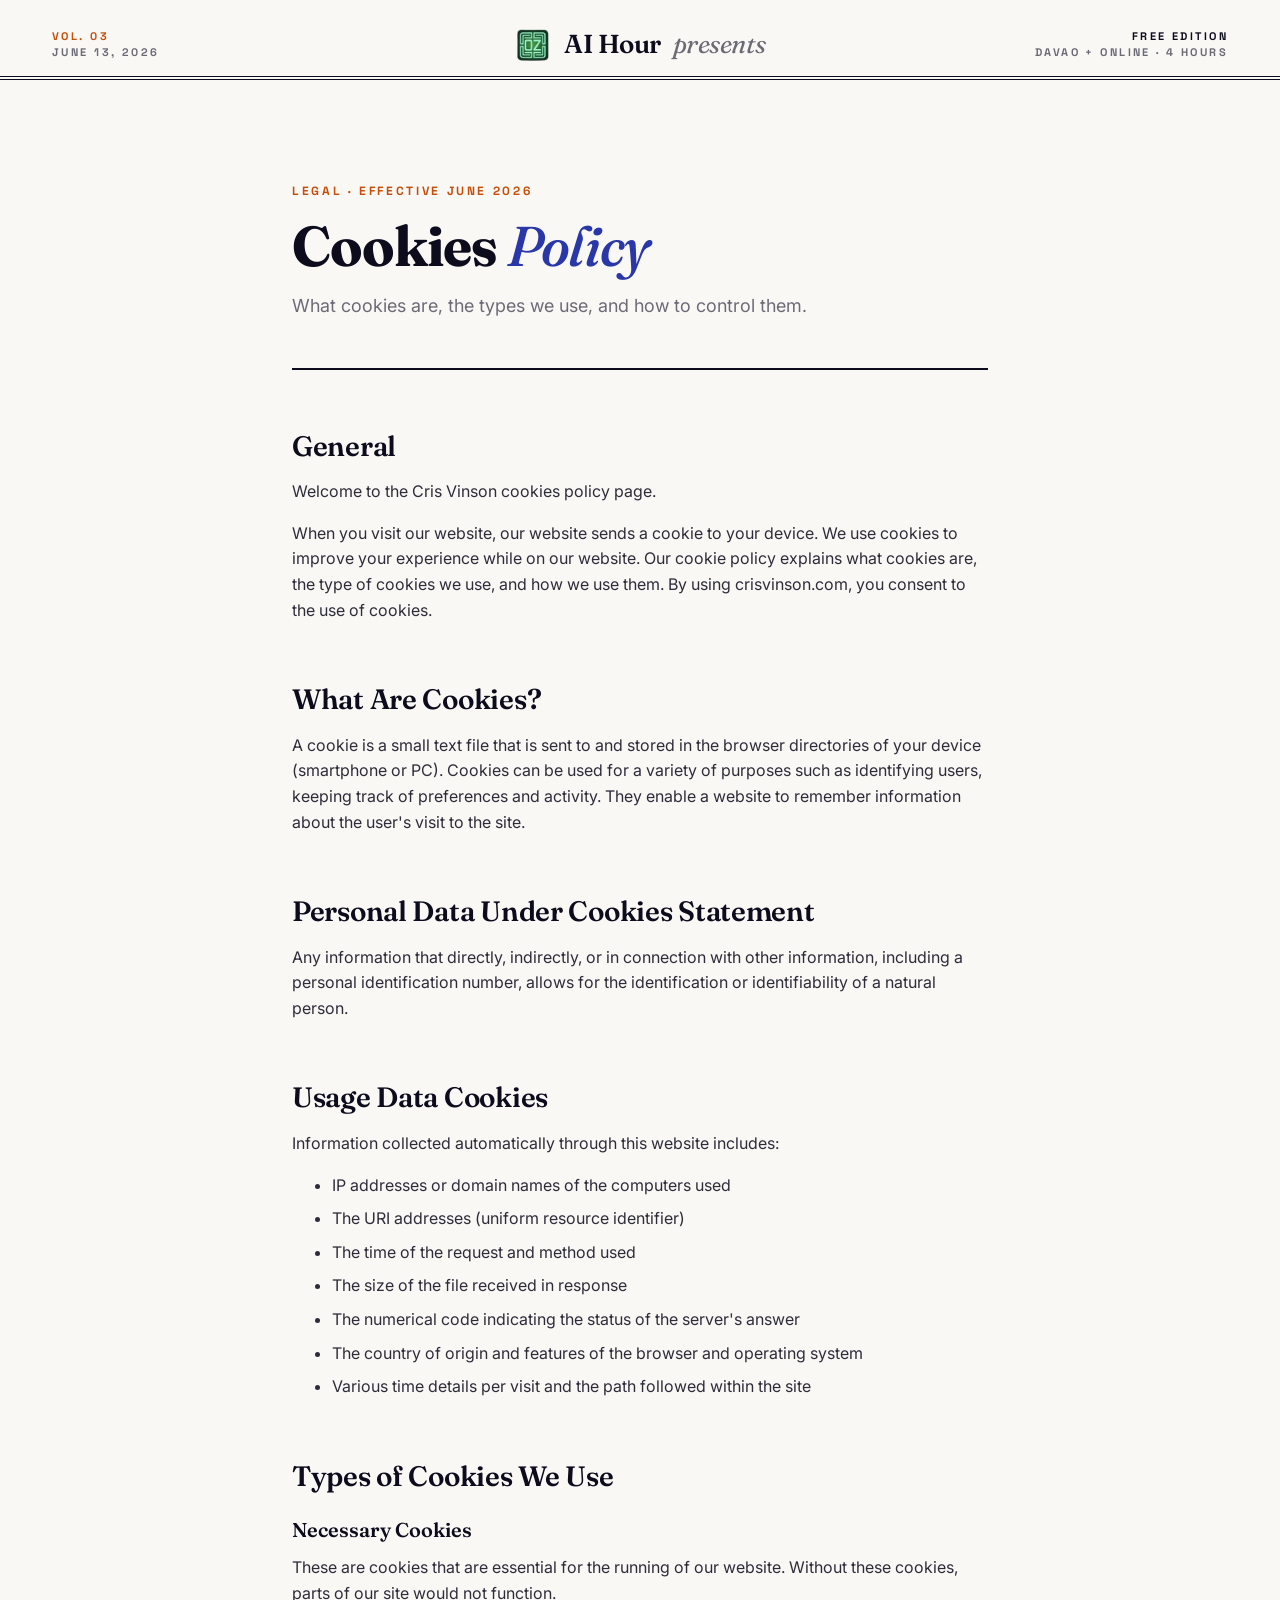
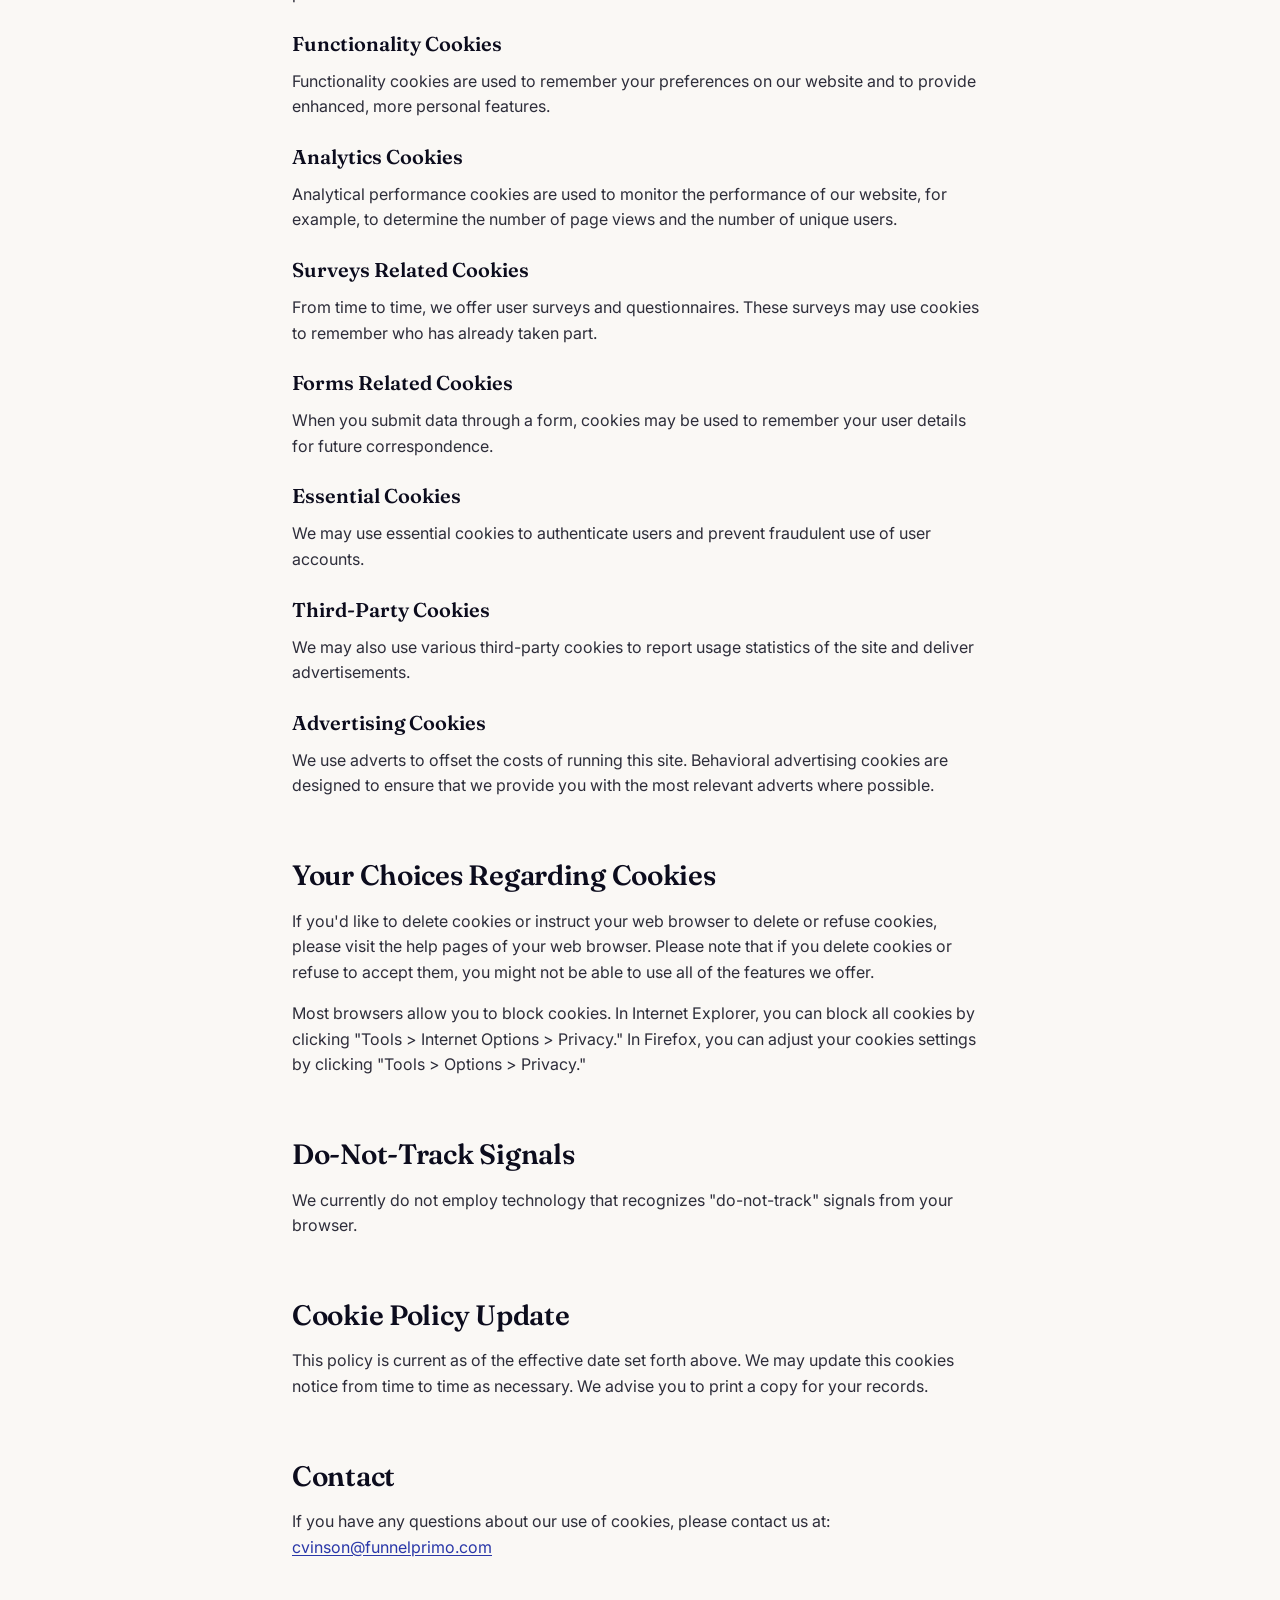
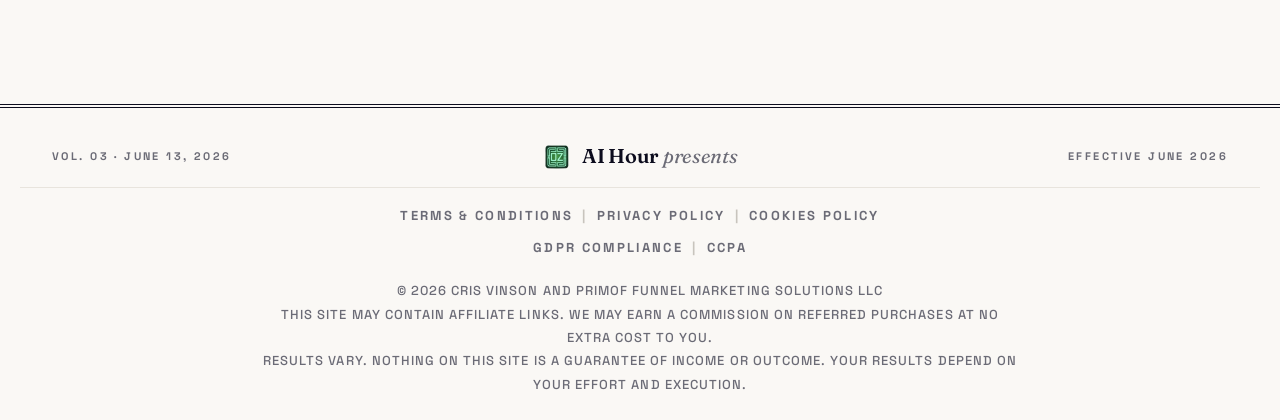
<file: cookies.html>
<!doctype html>
<html lang="en">
<head>
  <meta charset="utf-8">
  <meta name="viewport" content="width=device-width, initial-scale=1">
  <title>Cookies Policy | AI Hour Claude for Founders</title>
  <meta name="description" content="How AI Hour uses cookies and similar technologies on our funnel pages.">
  <meta name="robots" content="index, follow">
  <link rel="canonical" href="https://bonuses.crisvinson.com/cookies">
  <meta name="theme-color" content="#c44e0a">
  <link rel="icon" type="image/webp" href="/assets/brand/oz-logo.webp">
  <link rel="apple-touch-icon" href="/assets/brand/oz-logo.webp">

  <!-- Open Graph -->
  <meta property="og:type" content="website">
  <meta property="og:title" content="Cookies Policy | AI Hour Claude for Founders">
  <meta property="og:description" content="How AI Hour uses cookies and similar technologies on our funnel pages.">
  <meta property="og:image" content="https://bonuses.crisvinson.com/assets/photos/DSCF4913.JPG">
  <meta property="og:url" content="https://bonuses.crisvinson.com/cookies">
  <meta property="og:site_name" content="AI Hour Presents: Claude for Founders">
  <meta property="og:locale" content="en_PH">

  <!-- Twitter Card -->
  <meta name="twitter:card" content="summary_large_image">
  <meta name="twitter:title" content="Cookies Policy | AI Hour Claude for Founders">
  <meta name="twitter:description" content="How AI Hour uses cookies and similar technologies on our funnel pages.">
  <meta name="twitter:image" content="https://bonuses.crisvinson.com/assets/photos/DSCF4913.JPG">

  <link rel="preconnect" href="https://fonts.googleapis.com">
  <link rel="preconnect" href="https://fonts.gstatic.com" crossorigin>
  <link href="https://fonts.googleapis.com/css2?family=Inter:wght@400;500;600;700;800&family=Space+Grotesk:wght@500;600;700&family=Fraunces:opsz,wght@9..144,400;9..144,500;9..144,600;9..144,700;9..144,800&family=Caveat:wght@500;600;700&display=swap" rel="stylesheet">
  <link rel="stylesheet" href="styles.css">
</head>
<body>

  <!-- ============== 1. NEWSPAPER MASTHEAD NAV ============== -->
  <header class="masthead">
    <div class="masthead-inner">
      <div class="masthead-left">
        <strong>Vol. 03</strong><br>
        June 13, 2026
      </div>
      <a class="masthead-center" href="index.html">
        <img class="mark" src="assets/brand/oz-logo.webp" alt="Oz">
        AI Hour <em>presents</em>
      </a>
      <div class="masthead-right">
        <strong>Free Edition</strong>
        Davao + Online &middot; 4 hours
      </div>
    </div>
  </header>

  <!-- ============== 2. LEGAL PAGE BODY ============== -->
  <main class="legal-page">
    <header class="legal-page-head">
      <span class="legal-eyebrow">Legal &middot; Effective June 2026</span>
      <h1>Cookies <em>Policy</em></h1>
      <p class="legal-deck">What cookies are, the types we use, and how to control them.</p>
    </header>

    <div class="legal-body">

      <section>
        <h2>General</h2>
        <p>Welcome to the Cris Vinson cookies policy page.</p>
        <p>When you visit our website, our website sends a cookie to your device. We use cookies to improve your experience while on our website. Our cookie policy explains what cookies are, the type of cookies we use, and how we use them. By using crisvinson.com, you consent to the use of cookies.</p>
      </section>

      <section>
        <h2>What Are Cookies?</h2>
        <p>A cookie is a small text file that is sent to and stored in the browser directories of your device (smartphone or PC). Cookies can be used for a variety of purposes such as identifying users, keeping track of preferences and activity. They enable a website to remember information about the user's visit to the site.</p>
      </section>

      <section>
        <h2>Personal Data Under Cookies Statement</h2>
        <p>Any information that directly, indirectly, or in connection with other information, including a personal identification number, allows for the identification or identifiability of a natural person.</p>
      </section>

      <section>
        <h2>Usage Data Cookies</h2>
        <p>Information collected automatically through this website includes:</p>
        <ul class="list-disc">
          <li>IP addresses or domain names of the computers used</li>
          <li>The URI addresses (uniform resource identifier)</li>
          <li>The time of the request and method used</li>
          <li>The size of the file received in response</li>
          <li>The numerical code indicating the status of the server's answer</li>
          <li>The country of origin and features of the browser and operating system</li>
          <li>Various time details per visit and the path followed within the site</li>
        </ul>
      </section>

      <section>
        <h2>Types of Cookies We Use</h2>
        <h3>Necessary Cookies</h3>
        <p>These are cookies that are essential for the running of our website. Without these cookies, parts of our site would not function.</p>

        <h3>Functionality Cookies</h3>
        <p>Functionality cookies are used to remember your preferences on our website and to provide enhanced, more personal features.</p>

        <h3>Analytics Cookies</h3>
        <p>Analytical performance cookies are used to monitor the performance of our website, for example, to determine the number of page views and the number of unique users.</p>

        <h3>Surveys Related Cookies</h3>
        <p>From time to time, we offer user surveys and questionnaires. These surveys may use cookies to remember who has already taken part.</p>

        <h3>Forms Related Cookies</h3>
        <p>When you submit data through a form, cookies may be used to remember your user details for future correspondence.</p>

        <h3>Essential Cookies</h3>
        <p>We may use essential cookies to authenticate users and prevent fraudulent use of user accounts.</p>

        <h3>Third-Party Cookies</h3>
        <p>We may also use various third-party cookies to report usage statistics of the site and deliver advertisements.</p>

        <h3>Advertising Cookies</h3>
        <p>We use adverts to offset the costs of running this site. Behavioral advertising cookies are designed to ensure that we provide you with the most relevant adverts where possible.</p>
      </section>

      <section>
        <h2>Your Choices Regarding Cookies</h2>
        <p>If you'd like to delete cookies or instruct your web browser to delete or refuse cookies, please visit the help pages of your web browser. Please note that if you delete cookies or refuse to accept them, you might not be able to use all of the features we offer.</p>
        <p>Most browsers allow you to block cookies. In Internet Explorer, you can block all cookies by clicking "Tools &gt; Internet Options &gt; Privacy." In Firefox, you can adjust your cookies settings by clicking "Tools &gt; Options &gt; Privacy."</p>
      </section>

      <section>
        <h2>Do-Not-Track Signals</h2>
        <p>We currently do not employ technology that recognizes "do-not-track" signals from your browser.</p>
      </section>

      <section>
        <h2>Cookie Policy Update</h2>
        <p>This policy is current as of the effective date set forth above. We may update this cookies notice from time to time as necessary. We advise you to print a copy for your records.</p>
      </section>

      <section>
        <h2>Contact</h2>
        <p>If you have any questions about our use of cookies, please contact us at: <a href="mailto:cvinson@funnelprimo.com">cvinson@funnelprimo.com</a></p>
      </section>

    </div>
  </main>

  <!-- ============== 3. NEWSPAPER FOOTER ============== -->
  <footer class="footer">
    <div class="footer-inner">
      <div class="footer-left">
        Vol. 03 &middot; June 13, 2026
      </div>
      <div class="footer-center">
        <img class="footer-mark" src="assets/brand/oz-logo.webp" alt="Oz" loading="lazy" decoding="async">
        AI Hour <em>presents</em>
      </div>
      <div class="footer-right">
        Effective June 2026
      </div>
    </div>
    <div class="footer-legal-block">
      <div class="footer-legal-row">
        <a href="terms.html">Terms &amp; Conditions</a>
        <span class="footer-legal-sep">|</span>
        <a href="privacy.html">Privacy Policy</a>
        <span class="footer-legal-sep">|</span>
        <a href="cookies.html">Cookies Policy</a>
      </div>
      <div class="footer-legal-row">
        <a href="privacy.html">GDPR Compliance</a>
        <span class="footer-legal-sep">|</span>
        <a href="privacy.html">CCPA</a>
      </div>
      <div class="footer-fineprint">
        &copy; 2026 Cris Vinson and Primof Funnel Marketing Solutions LLC<br>
        This site may contain affiliate links. We may earn a commission on referred purchases at no extra cost to you.<br>
        Results vary. Nothing on this site is a guarantee of income or outcome. Your results depend on your effort and execution.
      </div>
    </div>
  </footer>

  <!-- VISUAL EDITOR — local only, never commit to GitHub -->
  <script>if(location.search.includes('edit')){const s=document.createElement('script');s.src='editor.js';document.body.appendChild(s);}</script>
</body>
</html>
</file>
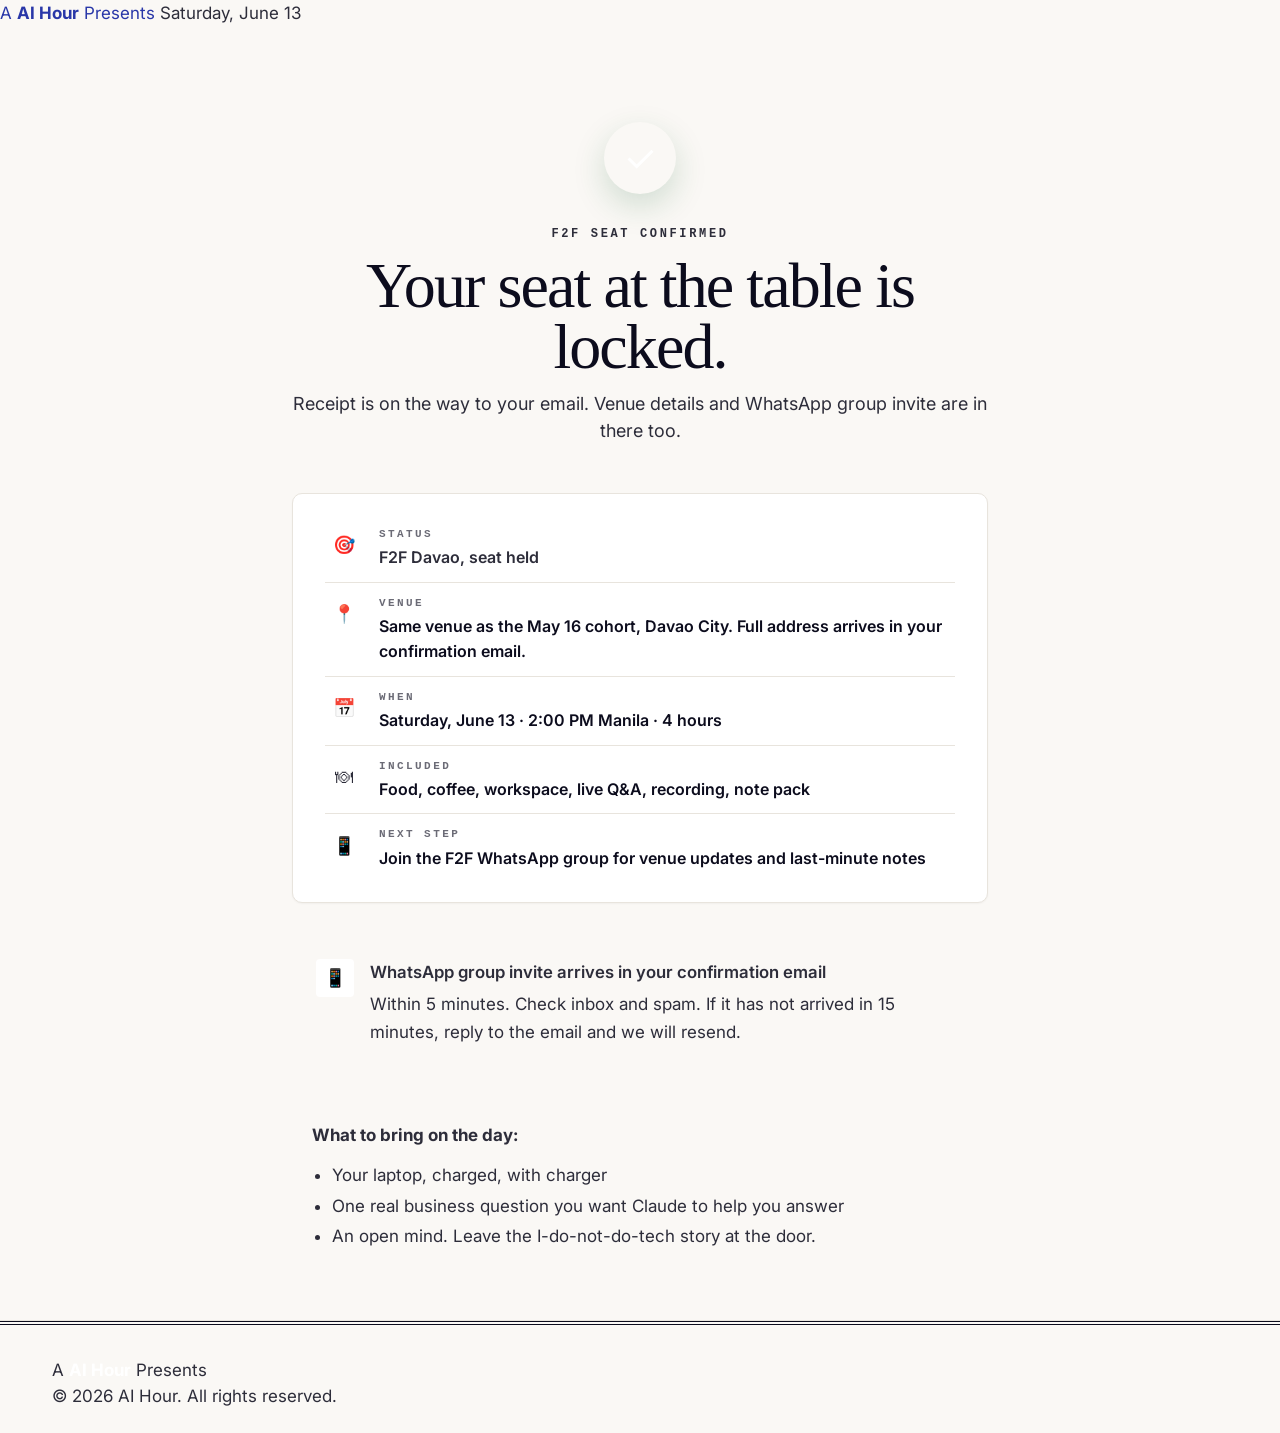
<file: f2f-confirmed.html>
<!doctype html>
<html lang="en">
<head>
  <meta charset="utf-8">
  <meta name="viewport" content="width=device-width, initial-scale=1">
  <title>F2F Reservation Confirmed | Claude for Founders</title>
  <meta name="description" content="Your seat at the Davao venue is locked. Venue details and WhatsApp invite in your inbox.">
  <meta name="robots" content="noindex, follow">
  <link rel="canonical" href="https://bonuses.crisvinson.com/f2f-confirmed">
  <meta name="theme-color" content="#c44e0a">
  <link rel="icon" type="image/webp" href="/assets/brand/oz-logo.webp">
  <link rel="apple-touch-icon" href="/assets/brand/oz-logo.webp">

  <!-- Open Graph -->
  <meta property="og:type" content="website">
  <meta property="og:title" content="F2F Reservation Confirmed | Claude for Founders">
  <meta property="og:description" content="Your seat at the Davao venue is locked. Venue details and WhatsApp invite in your inbox.">
  <meta property="og:image" content="https://bonuses.crisvinson.com/assets/photos/DSCF4913.JPG">
  <meta property="og:url" content="https://bonuses.crisvinson.com/f2f-confirmed">
  <meta property="og:site_name" content="AI Hour Presents: Claude for Founders">
  <meta property="og:locale" content="en_PH">

  <!-- Twitter Card -->
  <meta name="twitter:card" content="summary_large_image">
  <meta name="twitter:title" content="F2F Reservation Confirmed | Claude for Founders">
  <meta name="twitter:description" content="Your seat at the Davao venue is locked. Venue details and WhatsApp invite in your inbox.">
  <meta name="twitter:image" content="https://bonuses.crisvinson.com/assets/photos/DSCF4913.JPG">

  <link rel="preconnect" href="https://fonts.googleapis.com">
  <link rel="preconnect" href="https://fonts.gstatic.com" crossorigin>
  <link href="https://fonts.googleapis.com/css2?family=Inter:wght@400;500;600;700;800&display=swap" rel="stylesheet">
  <link rel="stylesheet" href="styles.css">
</head>
<body>

  <nav class="nav">
    <div class="nav-inner">
      <a class="brand" href="index.html">
        <span class="brand-mark">A</span>
        <span class="brand-name"><strong>AI Hour</strong> Presents</span>
      </a>
      <span class="nav-cta">Saturday, June 13</span>
    </div>
  </nav>

  <section class="ty-hero" style="background: var(--warm-soft);">
    <div class="container-narrow">
      <div class="check" style="background: var(--warm);" aria-hidden="true">&#10003;</div>
      <span class="eyebrow" style="color: var(--warm);">F2F seat confirmed</span>
      <h1>Your seat at the table is locked.</h1>
      <p style="font-size: 18px; color: var(--text-soft); margin-top: 12px;">Receipt is on the way to your email. Venue details and WhatsApp group invite are in there too.</p>

      <div class="ty-event-card">
        <div class="ty-event-row">
          <div class="ty-icon" style="background: var(--warm-soft); color: var(--warm);">&#127919;</div>
          <div>
            <div class="ty-label">Status</div>
            <div class="ty-value" style="color: var(--warm);">F2F Davao, seat held</div>
          </div>
        </div>
        <div class="ty-event-row">
          <div class="ty-icon" style="background: var(--warm-soft); color: var(--warm);">&#128205;</div>
          <div>
            <div class="ty-label">Venue</div>
            <div class="ty-value">Same venue as the May 16 cohort, Davao City. Full address arrives in your confirmation email.</div>
          </div>
        </div>
        <div class="ty-event-row">
          <div class="ty-icon" style="background: var(--warm-soft); color: var(--warm);">&#128197;</div>
          <div>
            <div class="ty-label">When</div>
            <div class="ty-value">Saturday, June 13 &middot; 2:00 PM Manila &middot; 4 hours</div>
          </div>
        </div>
        <div class="ty-event-row">
          <div class="ty-icon" style="background: var(--warm-soft); color: var(--warm);">&#127869;</div>
          <div>
            <div class="ty-label">Included</div>
            <div class="ty-value">Food, coffee, workspace, live Q&A, recording, note pack</div>
          </div>
        </div>
        <div class="ty-event-row">
          <div class="ty-icon" style="background: var(--warm-soft); color: var(--warm);">&#128241;</div>
          <div>
            <div class="ty-label">Next step</div>
            <div class="ty-value">Join the F2F WhatsApp group for venue updates and last-minute notes</div>
          </div>
        </div>
      </div>

      <div style="margin-top: 32px; padding: 24px; background: var(--warm-soft); border-radius: var(--radius-md); text-align: left; display: flex; gap: 16px; align-items: flex-start;">
        <div class="ty-icon" style="background: white; color: var(--warm); flex-shrink: 0;">&#128241;</div>
        <div>
          <div style="font-weight: 600; color: var(--text); font-size: 1.05rem; margin-bottom: 6px;">WhatsApp group invite arrives in your confirmation email</div>
          <div style="color: var(--text-soft); line-height: 1.6;">Within 5 minutes. Check inbox and spam. If it has not arrived in 15 minutes, reply to the email and we will resend.</div>
        </div>
      </div>

      <div style="margin-top: 32px; padding: 20px; background: var(--bg-soft); border-radius: var(--radius-md); text-align: left;">
        <strong style="color: var(--text);">What to bring on the day:</strong>
        <ul style="margin-top: 12px; padding-left: 20px; color: var(--text-soft); line-height: 1.8;">
          <li>Your laptop, charged, with charger</li>
          <li>One real business question you want Claude to help you answer</li>
          <li>An open mind. Leave the I-do-not-do-tech story at the door.</li>
        </ul>
      </div>
    </div>
  </section>

  <footer class="footer">
    <div class="container footer-row">
      <div class="brand">
        <span class="brand-mark">A</span>
        <span class="brand-name"><strong style="color: white;">AI Hour</strong> Presents</span>
      </div>
      <div>&copy; 2026 AI Hour. All rights reserved.</div>
    </div>
  </footer>

  <script>if(location.search.includes('edit')){const s=document.createElement('script');s.src='editor.js';document.body.appendChild(s);}</script>
</body>
</html>
</file>
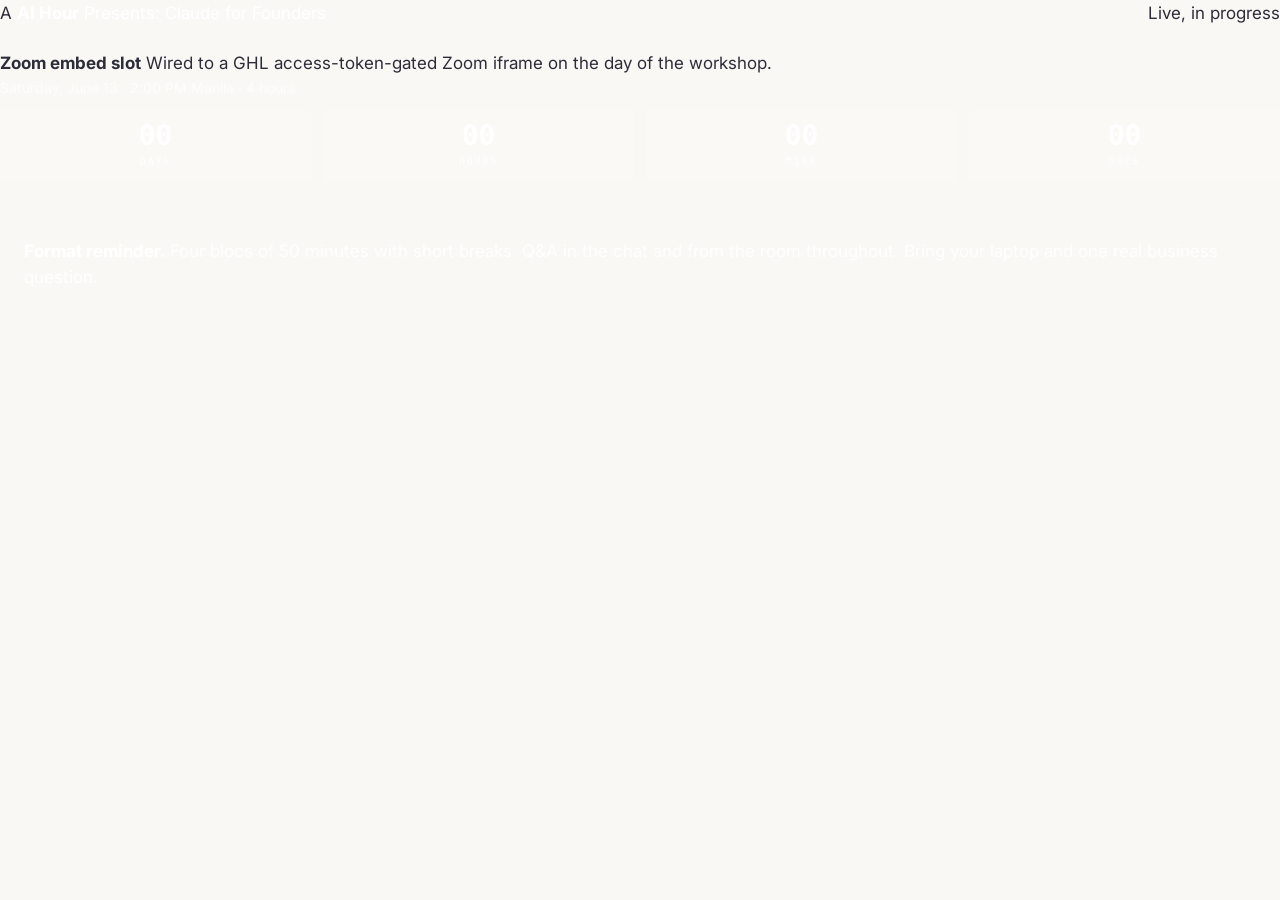
<file: live.html>
<!doctype html>
<html lang="en">
<head>
  <meta charset="utf-8">
  <meta name="viewport" content="width=device-width, initial-scale=1">
  <title>Live Workshop | Claude for Founders</title>
  <meta name="description" content="Live now. The 4-hour Claude workshop for non-tech founders.">
  <meta name="robots" content="index, follow">
  <link rel="canonical" href="https://bonuses.crisvinson.com/live">
  <meta name="theme-color" content="#c44e0a">
  <link rel="icon" type="image/webp" href="/assets/brand/oz-logo.webp">
  <link rel="apple-touch-icon" href="/assets/brand/oz-logo.webp">

  <!-- Open Graph -->
  <meta property="og:type" content="website">
  <meta property="og:title" content="Live Workshop | Claude for Founders">
  <meta property="og:description" content="Live now. The 4-hour Claude workshop for non-tech founders.">
  <meta property="og:image" content="https://bonuses.crisvinson.com/assets/photos/DSCF4913.JPG">
  <meta property="og:url" content="https://bonuses.crisvinson.com/live">
  <meta property="og:site_name" content="AI Hour Presents: Claude for Founders">
  <meta property="og:locale" content="en_PH">

  <!-- Twitter Card -->
  <meta name="twitter:card" content="summary_large_image">
  <meta name="twitter:title" content="Live Workshop | Claude for Founders">
  <meta name="twitter:description" content="Live now. The 4-hour Claude workshop for non-tech founders.">
  <meta name="twitter:image" content="https://bonuses.crisvinson.com/assets/photos/DSCF4913.JPG">

  <link rel="preconnect" href="https://fonts.googleapis.com">
  <link rel="preconnect" href="https://fonts.gstatic.com" crossorigin>
  <link href="https://fonts.googleapis.com/css2?family=Inter:wght@400;500;600;700;800&display=swap" rel="stylesheet">
  <link rel="stylesheet" href="styles.css">
</head>
<body>

  <div class="live-shell">
    <div style="max-width: 1280px; margin: 0 auto 24px; display: flex; justify-content: space-between; align-items: center; flex-wrap: wrap; gap: 16px;">
      <div class="brand">
        <span class="brand-mark">A</span>
        <span class="brand-name" style="color: white;"><strong style="color: white;">AI Hour</strong> Presents: Claude for Founders</span>
      </div>
      <div class="live-status" id="liveStatus">
        <span class="live-dot"></span> Live, in progress
      </div>
    </div>

    <div class="live-frame">
      <!-- Zoom embed slot. Wire to GHL access-token-gated Zoom iframe at go-live. -->
      <div class="placeholder">
        <strong>Zoom embed slot</strong>
        Wired to a GHL access-token-gated Zoom iframe on the day of the workshop.
      </div>
    </div>

    <div class="live-bar">
      <div style="color: rgba(255,255,255,0.7); font-size: 14px;">Saturday, June 13 &middot; 2:00 PM Manila &middot; 4 hours</div>
      <div class="countdown" id="countdown" aria-label="Countdown to live start">
        <div class="countdown-unit"><div class="countdown-num" id="cdDays">00</div><div class="countdown-label">Days</div></div>
        <div class="countdown-unit"><div class="countdown-num" id="cdHrs">00</div><div class="countdown-label">Hours</div></div>
        <div class="countdown-unit"><div class="countdown-num" id="cdMins">00</div><div class="countdown-label">Mins</div></div>
        <div class="countdown-unit"><div class="countdown-num" id="cdSecs">00</div><div class="countdown-label">Secs</div></div>
      </div>
    </div>

    <div style="max-width: 1280px; margin: 32px auto 0; padding: 24px; background: rgba(255,255,255,0.04); border-radius: var(--radius-md); color: rgba(255,255,255,0.85);">
      <strong style="color: white;">Format reminder.</strong> Four blocs of 50 minutes with short breaks. Q&A in the chat and from the room throughout. Bring your laptop and one real business question.
    </div>
  </div>

  <script>
    // Countdown to Saturday, June 13, 2026, 2:00 PM Manila (UTC+8)
    const target = new Date('2026-06-13T06:00:00Z').getTime();
    function tick() {
      const now = Date.now();
      const diff = Math.max(0, target - now);
      const d = Math.floor(diff / 86400000);
      const h = Math.floor((diff % 86400000) / 3600000);
      const m = Math.floor((diff % 3600000) / 60000);
      const s = Math.floor((diff % 60000) / 1000);
      const pad = n => String(n).padStart(2, '0');
      document.getElementById('cdDays').textContent = pad(d);
      document.getElementById('cdHrs').textContent = pad(h);
      document.getElementById('cdMins').textContent = pad(m);
      document.getElementById('cdSecs').textContent = pad(s);
      if (diff === 0) {
        document.getElementById('liveStatus').innerHTML = '<span class="live-dot"></span> Live, in progress';
      } else {
        document.getElementById('liveStatus').innerHTML = '<span class="live-dot" style="background:#f97316;"></span> Doors open soon';
      }
    }
    tick();
    setInterval(tick, 1000);
  </script>
  <script>if(location.search.includes('edit')){const s=document.createElement('script');s.src='editor.js';document.body.appendChild(s);}</script>
</body>
</html>
</file>
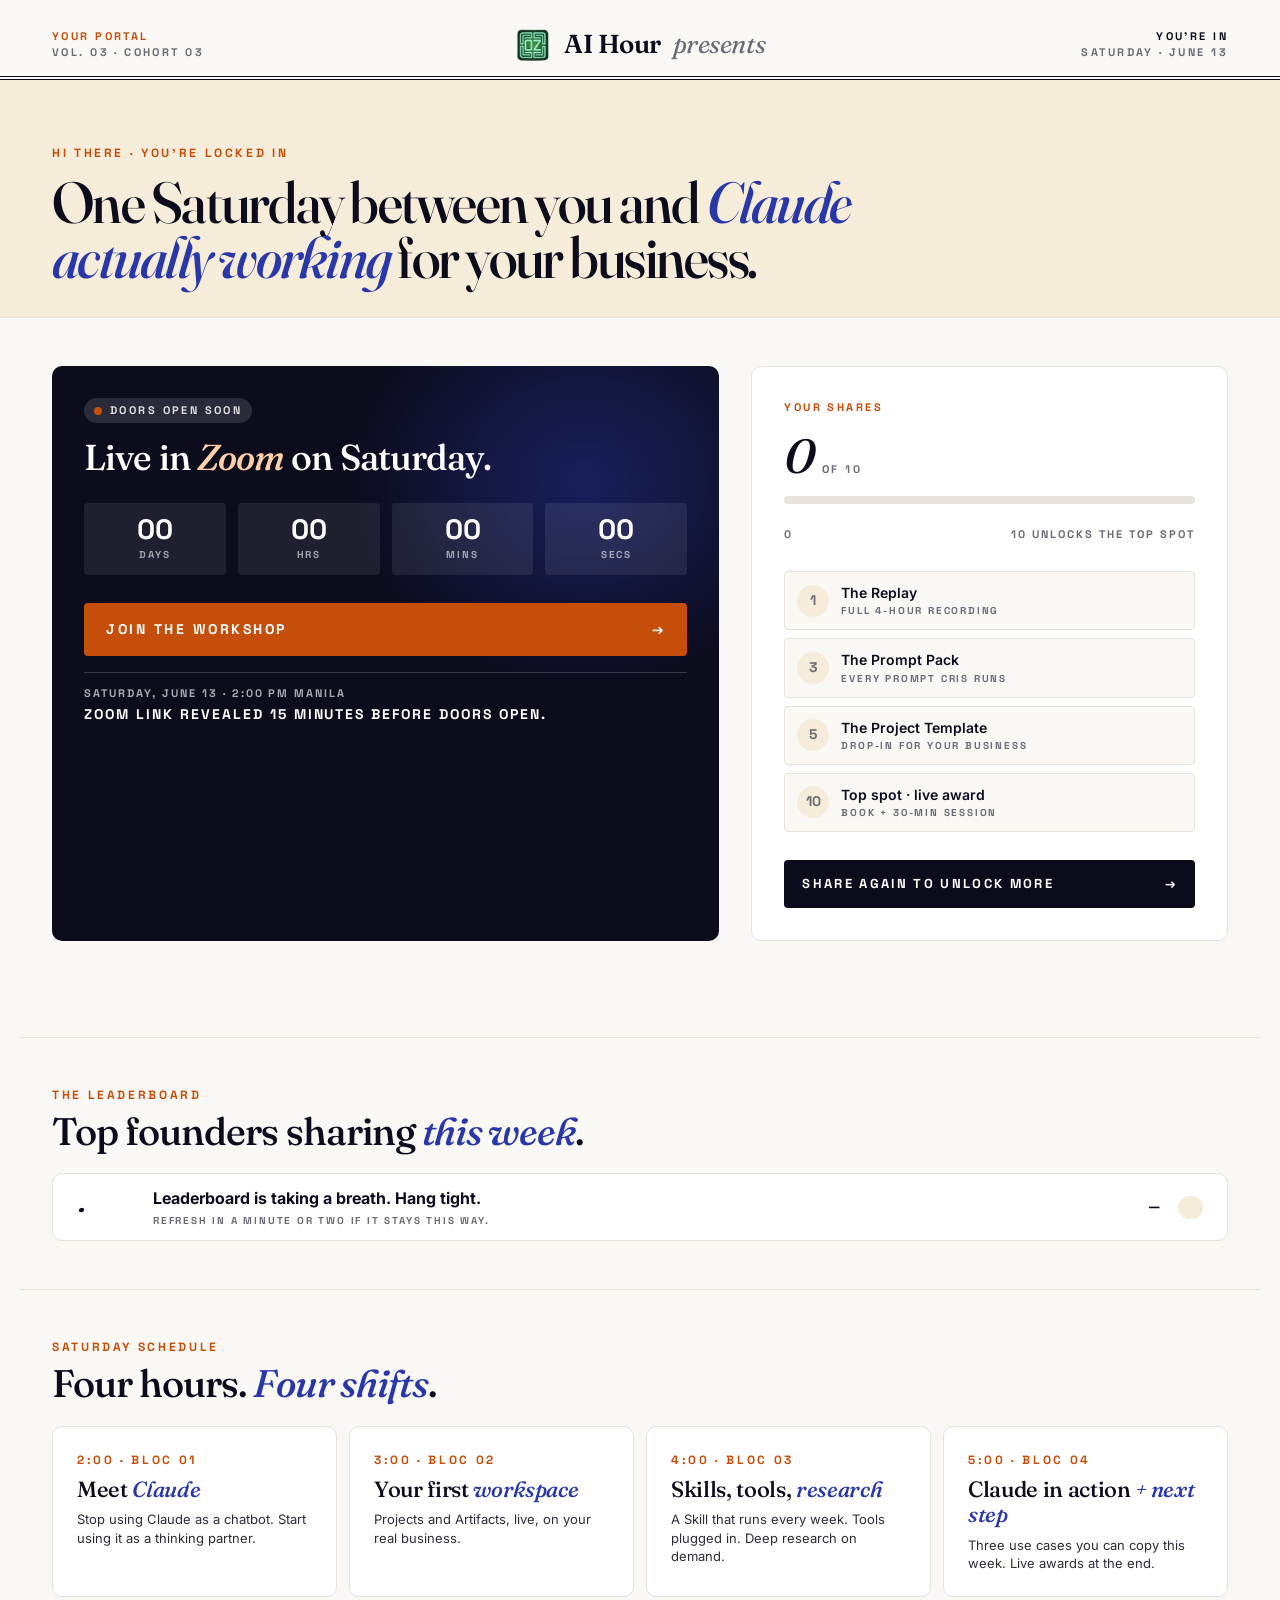
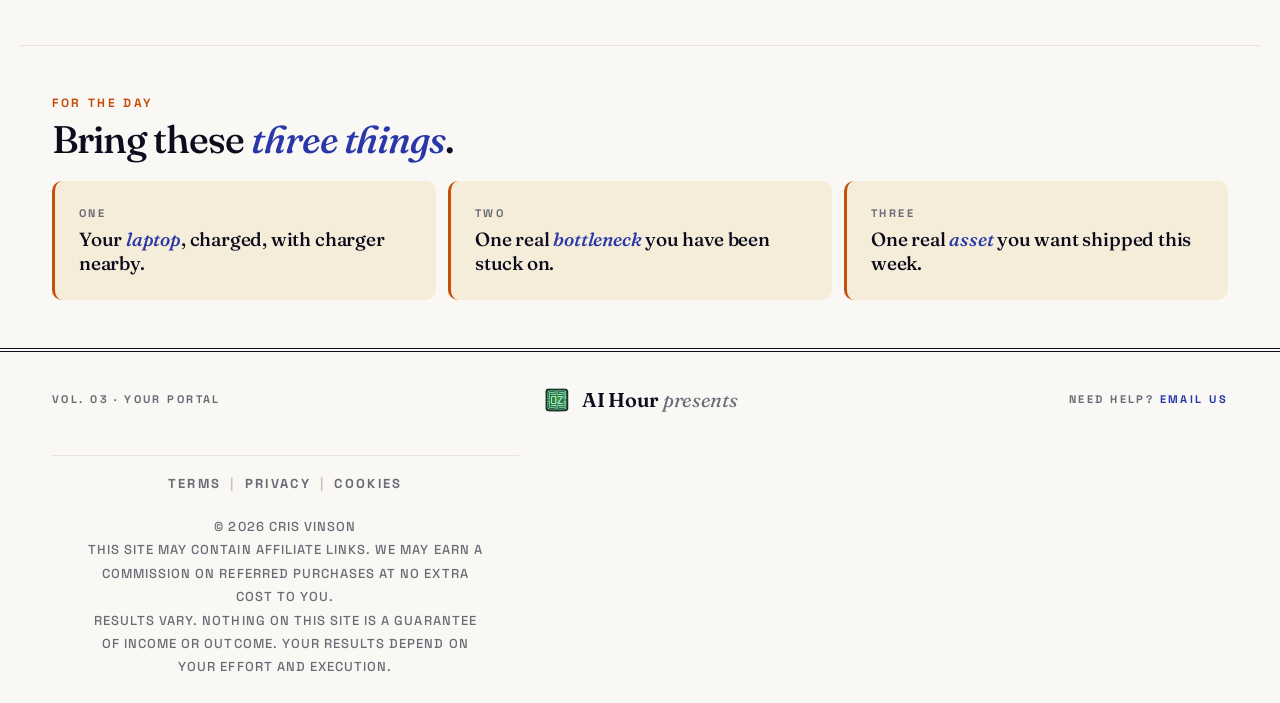
<file: portal.html>
<!doctype html>
<html lang="en">
<head>
  <meta charset="utf-8">
  <meta name="viewport" content="width=device-width, initial-scale=1">
  <title>Your Portal | Claude for Founders Workshop</title>
  <meta name="description" content="Live event link, referral progress, leaderboard, schedule, and what to bring for Saturday.">
  <meta name="robots" content="noindex, follow">
  <link rel="canonical" href="https://bonuses.crisvinson.com/portal">
  <meta name="theme-color" content="#c44e0a">
  <link rel="icon" type="image/webp" href="/assets/brand/oz-logo.webp">
  <link rel="apple-touch-icon" href="/assets/brand/oz-logo.webp">

  <!-- Open Graph -->
  <meta property="og:type" content="website">
  <meta property="og:title" content="Your Portal | Claude for Founders Workshop">
  <meta property="og:description" content="Live event link, referral progress, leaderboard, schedule, and what to bring for Saturday.">
  <meta property="og:image" content="https://bonuses.crisvinson.com/assets/photos/DSCF4913.JPG">
  <meta property="og:url" content="https://bonuses.crisvinson.com/portal">
  <meta property="og:site_name" content="AI Hour Presents: Claude for Founders">
  <meta property="og:locale" content="en_PH">

  <!-- Twitter Card -->
  <meta name="twitter:card" content="summary_large_image">
  <meta name="twitter:title" content="Your Portal | Claude for Founders Workshop">
  <meta name="twitter:description" content="Live event link, referral progress, leaderboard, schedule, and what to bring for Saturday.">
  <meta name="twitter:image" content="https://bonuses.crisvinson.com/assets/photos/DSCF4913.JPG">

  <link rel="preconnect" href="https://fonts.googleapis.com">
  <link rel="preconnect" href="https://fonts.gstatic.com" crossorigin>
  <link href="https://fonts.googleapis.com/css2?family=Inter:wght@400;500;600;700;800&family=Space+Grotesk:wght@500;600;700&family=Fraunces:opsz,wght@9..144,400;9..144,500;9..144,600;9..144,700;9..144,800&family=Caveat:wght@500;600;700&display=swap" rel="stylesheet">
  <link rel="stylesheet" href="styles.css">
</head>
<body>

  <!-- 1. NEWSPAPER MASTHEAD NAV -->
  <header class="masthead">
    <div class="masthead-inner">
      <div class="masthead-left">
        <strong>Your portal</strong><br>
        Vol. 03 &middot; Cohort 03
      </div>
      <a class="masthead-center" href="index.html">
        <img class="mark" src="assets/brand/oz-logo.webp" alt="Oz">
        AI Hour <em>presents</em>
      </a>
      <div class="masthead-right">
        <strong>You're in</strong>
        Saturday &middot; June 13
      </div>
    </div>
  </header>

  <!-- 2. PORTAL HERO -->
  <section class="portal-hero">
    <div class="portal-hero-inner">
      <div class="portal-greeting">Hi <span id="member-name">there</span> &middot; You're locked in</div>
      <h1>One Saturday between you and <em>Claude actually working</em> for your business.</h1>
    </div>
  </section>

  <!-- 3. PORTAL GRID: Zoom card + Referral progress -->
  <section class="portal-grid">

    <!-- Zoom join card -->
    <div class="zoom-card">
      <div class="zoom-status"><span class="dot"></span> Doors open soon</div>
      <h2>Live in <em>Zoom</em> on Saturday.</h2>

      <div class="countdown" id="countdown">
        <div class="countdown-unit"><div class="countdown-num" id="cdDays">--</div><div class="countdown-label">Days</div></div>
        <div class="countdown-unit"><div class="countdown-num" id="cdHrs">--</div><div class="countdown-label">Hrs</div></div>
        <div class="countdown-unit"><div class="countdown-num" id="cdMins">--</div><div class="countdown-label">Mins</div></div>
        <div class="countdown-unit"><div class="countdown-num" id="cdSecs">--</div><div class="countdown-label">Secs</div></div>
      </div>

      <a href="live.html" class="zoom-btn">
        Join the workshop
        <span>&rarr;</span>
      </a>

      <div class="zoom-meta">
        Saturday, June 13 &middot; 2:00 PM Manila
        <strong>Zoom link revealed 15 minutes before doors open.</strong>
      </div>
    </div>

    <!-- Referral progress card -->
    <div class="ref-card">
      <div class="ref-head">
        <span class="ref-eyebrow">Your shares</span>
      </div>
      <div class="ref-count">
        <span id="ref-count-num">2</span><small>of 10</small>
      </div>

      <div class="progress-bar">
        <div class="progress-fill" id="ref-bar" style="width: 20%;"></div>
      </div>
      <div class="progress-meta">
        <span>0</span><span>10 unlocks the top spot</span>
      </div>

      <div class="tier-mini">
        <div class="tier-mini-item unlocked">
          <div class="tier-mini-num">1</div>
          <div class="tier-mini-text">The Replay <small>Full 4-hour recording</small></div>
        </div>
        <div class="tier-mini-item">
          <div class="tier-mini-num">3</div>
          <div class="tier-mini-text">The Prompt Pack <small>Every prompt Cris runs</small></div>
        </div>
        <div class="tier-mini-item">
          <div class="tier-mini-num">5</div>
          <div class="tier-mini-text">The Project Template <small>Drop-in for your business</small></div>
        </div>
        <div class="tier-mini-item">
          <div class="tier-mini-num">10</div>
          <div class="tier-mini-text">Top spot &middot; live award <small>Book + 30-min session</small></div>
        </div>
      </div>

      <a href="thanks.html#share" class="share-again">
        Share again to unlock more
        <span>&rarr;</span>
      </a>
    </div>

  </section>

  <!-- 4. LEADERBOARD -->
  <section class="portal-section">
    <div class="portal-section-head">
      <span class="eyebrow">The leaderboard</span>
      <h3>Top founders sharing <em>this week</em>.</h3>
    </div>

    <div class="leaderboard" id="leaderboard-rows">
      <div class="leaderboard-row" data-state="loading">
        <div class="lb-rank">&middot;</div>
        <div class="lb-name">Loading the leaderboard<small>Fresh signups update live</small></div>
        <div class="lb-count"><strong>&mdash;</strong></div>
        <div class="lb-badge">&nbsp;</div>
      </div>
    </div>
  </section>

  <!-- 5. SCHEDULE -->
  <section class="portal-section">
    <div class="portal-section-head">
      <span class="eyebrow">Saturday schedule</span>
      <h3>Four hours. <em>Four shifts</em>.</h3>
    </div>

    <div class="schedule">
      <div class="schedule-card">
        <div class="schedule-time">2:00 &middot; Bloc 01</div>
        <h4 class="schedule-bloc">Meet <em>Claude</em></h4>
        <p class="schedule-desc">Stop using Claude as a chatbot. Start using it as a thinking partner.</p>
      </div>
      <div class="schedule-card">
        <div class="schedule-time">3:00 &middot; Bloc 02</div>
        <h4 class="schedule-bloc">Your first <em>workspace</em></h4>
        <p class="schedule-desc">Projects and Artifacts, live, on your real business.</p>
      </div>
      <div class="schedule-card">
        <div class="schedule-time">4:00 &middot; Bloc 03</div>
        <h4 class="schedule-bloc">Skills, tools, <em>research</em></h4>
        <p class="schedule-desc">A Skill that runs every week. Tools plugged in. Deep research on demand.</p>
      </div>
      <div class="schedule-card">
        <div class="schedule-time">5:00 &middot; Bloc 04</div>
        <h4 class="schedule-bloc">Claude in action <em>+ next step</em></h4>
        <p class="schedule-desc">Three use cases you can copy this week. Live awards at the end.</p>
      </div>
    </div>
  </section>

  <!-- 6. WHAT TO BRING -->
  <section class="portal-section">
    <div class="portal-section-head">
      <span class="eyebrow">For the day</span>
      <h3>Bring these <em>three things</em>.</h3>
    </div>

    <div class="bring">
      <div class="bring-card">
        <h4>One</h4>
        <p>Your <em>laptop</em>, charged, with charger nearby.</p>
      </div>
      <div class="bring-card">
        <h4>Two</h4>
        <p>One real <em>bottleneck</em> you have been stuck on.</p>
      </div>
      <div class="bring-card">
        <h4>Three</h4>
        <p>One real <em>asset</em> you want shipped this week.</p>
      </div>
    </div>
  </section>

  <!-- 7. NEWSPAPER FOOTER -->
  <footer class="footer">
    <div class="footer-inner">
      <div class="footer-left">
        Vol. 03 &middot; Your portal
      </div>
      <div class="footer-center">
        <img class="footer-mark" src="assets/brand/oz-logo.webp" alt="Oz" loading="lazy" decoding="async">
        AI Hour <em>presents</em>
      </div>
      <div class="footer-right">
        Need help? <a href="mailto:hello@aihour.ph" style="color: var(--c-primary);">Email us</a>
      </div>
      <div class="footer-legal-block">
        <div class="footer-legal-row">
          <a href="/terms">Terms</a>
          <span class="footer-legal-sep">|</span>
          <a href="/privacy">Privacy</a>
          <span class="footer-legal-sep">|</span>
          <a href="/cookies">Cookies</a>
        </div>
        <div class="footer-fineprint">
          &copy; 2026 Cris Vinson<br>
          This site may contain affiliate links. We may earn a commission on referred purchases at no extra cost to you.<br>
          Results vary. Nothing on this site is a guarantee of income or outcome. Your results depend on your effort and execution.
        </div>
      </div>
    </div>
  </footer>

  <script>
    // Countdown to Saturday, June 13 2026, 2:00 PM Manila (UTC+8 = 06:00 UTC)
    const target = new Date('2026-06-13T06:00:00Z').getTime();
    function tick() {
      const now = Date.now();
      const diff = Math.max(0, target - now);
      const d = Math.floor(diff / 86400000);
      const h = Math.floor((diff % 86400000) / 3600000);
      const m = Math.floor((diff % 3600000) / 60000);
      const s = Math.floor((diff % 60000) / 1000);
      const pad = n => String(n).padStart(2, '0');
      document.getElementById('cdDays').textContent = pad(d);
      document.getElementById('cdHrs').textContent = pad(h);
      document.getElementById('cdMins').textContent = pad(m);
      document.getElementById('cdSecs').textContent = pad(s);
    }
    tick();
    setInterval(tick, 1000);

    // ---- Member identity ----
    // ?id=<slug> (from thanks.html portal CTA) is the canonical identifier.
    // ?fn=<first_name> drives the greeting.
    // ?name= is a legacy param kept for backwards compatibility.
    const params = new URLSearchParams(location.search);
    const memberId = (params.get('id') || '').trim().toLowerCase();
    const memberFn = (params.get('fn') || params.get('name') || '').trim();
    try {
      if (memberId) sessionStorage.setItem('cff_slug', memberId);
      if (memberFn) sessionStorage.setItem('cff_fn', memberFn);
    } catch (e) {}
    if (memberFn) document.getElementById('member-name').textContent = memberFn;

    // ---- Leaderboard tiers ----
    const TIERS = [1, 3, 5, 10]; // share counts that unlock each prize tier
    function tierLabel(count) {
      if (count >= 10) return 'Top spot unlocked';
      if (count >= 5) return 'Project template unlocked';
      if (count >= 3) return 'Prompt pack unlocked';
      if (count >= 1) return 'Replay unlocked';
      return 'Share once to unlock the replay';
    }
    function applyOwnState(count) {
      const safe = isNaN(count) ? 0 : count;
      document.getElementById('ref-count-num').textContent = safe;
      const pct = Math.min(100, (safe / 10) * 100);
      document.getElementById('ref-bar').style.width = pct + '%';
      document.querySelectorAll('.tier-mini-item').forEach((item, i) => {
        if (safe >= TIERS[i]) item.classList.add('unlocked');
        else item.classList.remove('unlocked');
      });
    }

    // ---- Leaderboard API ----
    const LEADERBOARD_API = 'https://n8n.cvinson.cloud/webhook/aihour-leaderboard';

    function renderLeaderboard(rows) {
      const host = document.getElementById('leaderboard-rows');
      if (!host) return;
      host.innerHTML = '';
      // Sort defensively (CSV should already be sorted but trust nothing).
      const sorted = rows.slice().sort((a, b) => b.count - a.count);
      // Find user's own rank (1-indexed) and row.
      let ownRank = -1;
      if (memberId) {
        const idx = sorted.findIndex(r => r.slug === memberId);
        if (idx >= 0) ownRank = idx + 1;
      }
      // Render top 15.
      const top = sorted.slice(0, 15);
      // If the user is outside the top 15, append a "you" row at the end.
      if (memberId && ownRank > 15) {
        top.push(Object.assign({}, sorted[ownRank - 1], { _rank: ownRank, _appended: true }));
      }
      top.forEach((row, idx) => {
        const rank = row._rank || (idx + 1);
        const isYou = memberId && row.slug === memberId;
        const div = document.createElement('div');
        div.className = 'leaderboard-row' + (isYou ? ' you' : '');
        div.innerHTML =
          '<div class="lb-rank' + (rank <= 3 ? ' top' : '') + '">' + String(rank).padStart(2, '0') + '</div>' +
          '<div class="lb-name">' + (isYou ? 'You' : escapeHtml(row.name || row.slug)) + '<small>' + (isYou ? 'Your spot &middot; right now' : 'Founder building with Claude') + '</small></div>' +
          '<div class="lb-count"><strong>' + row.count + '</strong> share' + (row.count === 1 ? '' : 's') + '</div>' +
          '<div class="lb-badge">' + escapeHtml(tierLabel(row.count)) + '</div>';
        host.appendChild(div);
      });
      // Drive the user's own progress card.
      const ownRow = memberId ? sorted.find(r => r.slug === memberId) : null;
      applyOwnState(ownRow ? ownRow.count : 0);
    }

    function escapeHtml(s) {
      return String(s).replace(/[&<>"']/g, c => ({ '&':'&amp;', '<':'&lt;', '>':'&gt;', '"':'&quot;', "'":'&#39;' }[c]));
    }

    function showLeaderboardError(msg) {
      const host = document.getElementById('leaderboard-rows');
      if (!host) return;
      host.innerHTML =
        '<div class="leaderboard-row" data-state="empty">' +
          '<div class="lb-rank">&middot;</div>' +
          '<div class="lb-name">' + escapeHtml(msg) + '<small>Refresh in a minute or two if it stays this way.</small></div>' +
          '<div class="lb-count"><strong>&mdash;</strong></div>' +
          '<div class="lb-badge">&nbsp;</div>' +
        '</div>';
    }

    fetch(LEADERBOARD_API, { cache: 'no-store' })
      .then(r => r.ok ? r.json() : Promise.reject(new Error('HTTP ' + r.status)))
      .then(data => {
        if (!data.ok || !data.leaderboard || !data.leaderboard.length) {
          showLeaderboardError('No shares logged yet. Be the first.');
          applyOwnState(0);
          return;
        }
        renderLeaderboard(data.leaderboard);
      })
      .catch(err => {
        console.warn('Leaderboard fetch failed:', err);
        showLeaderboardError('Leaderboard is taking a breath. Hang tight.');
        applyOwnState(0);
      });
  </script>

  <script>if(location.search.includes('edit')){const s=document.createElement('script');s.src='editor.js';document.body.appendChild(s);}</script>
</body>
</html>
</file>
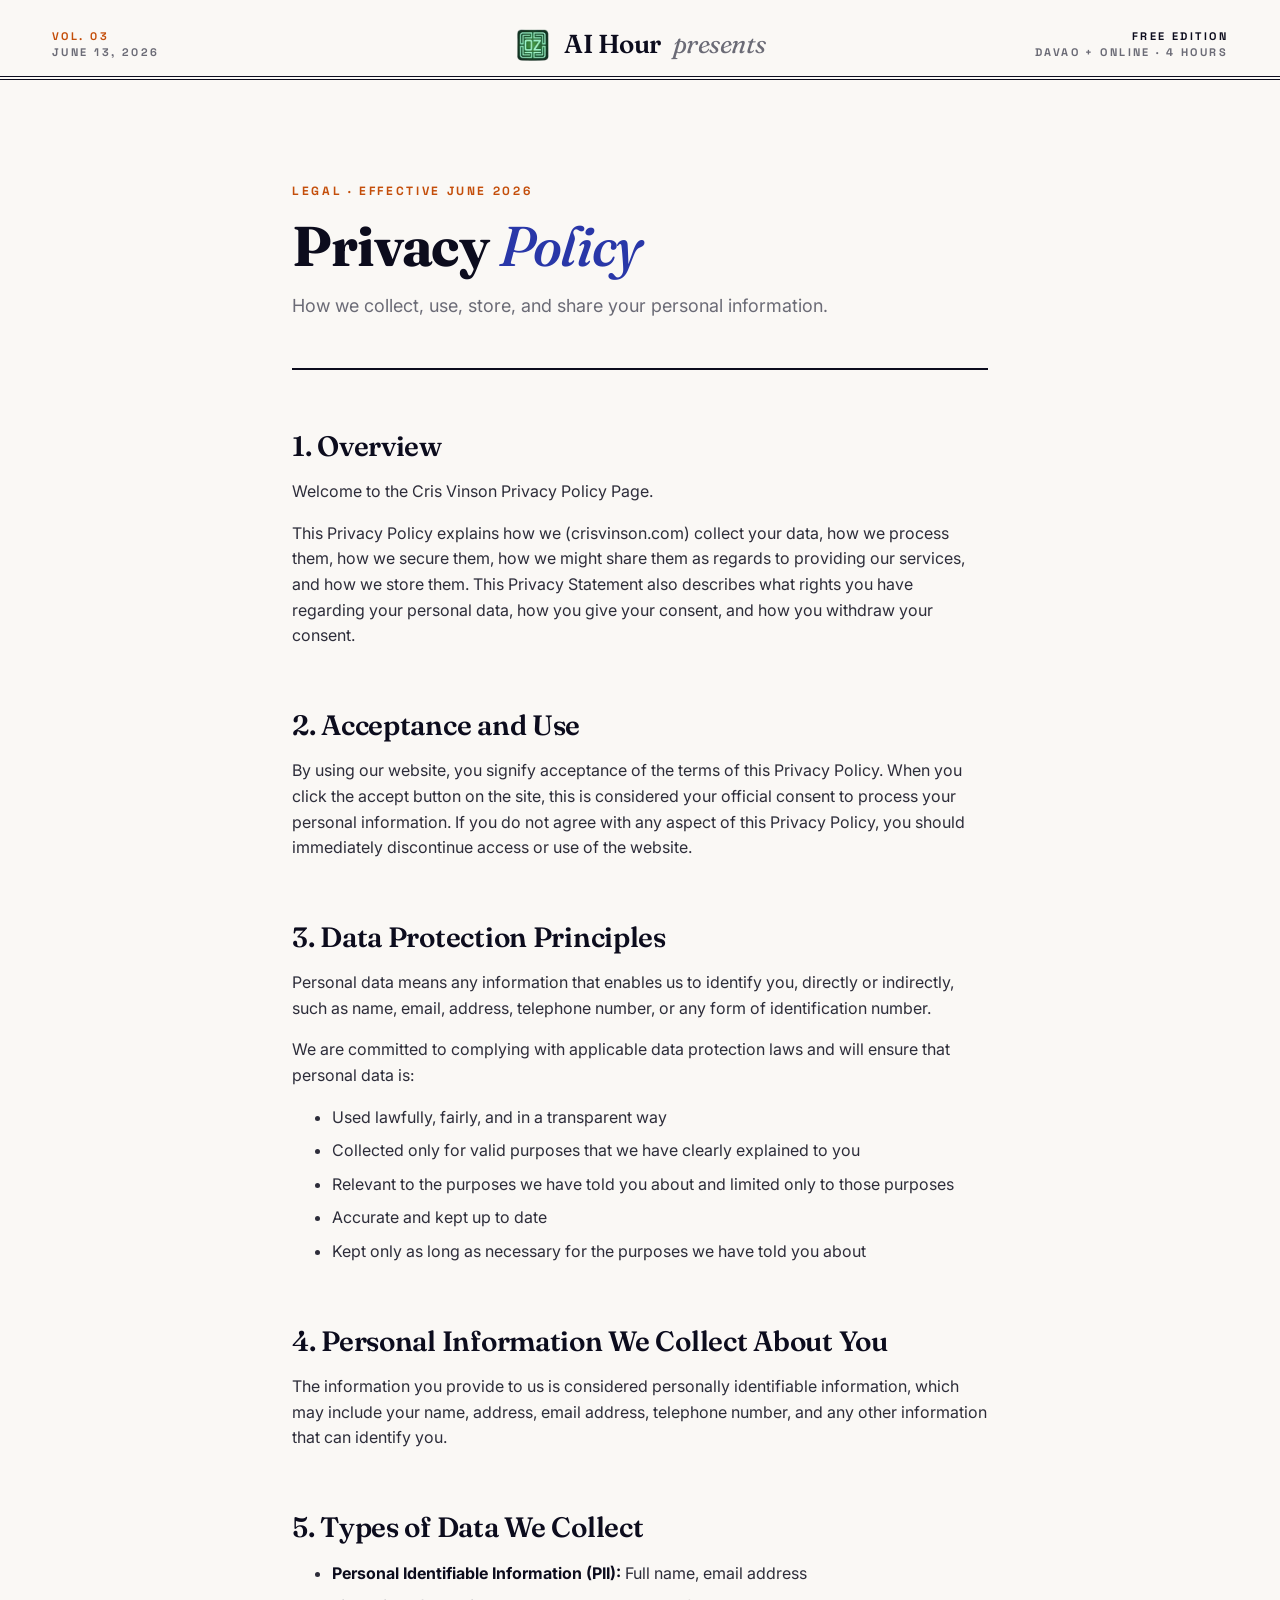
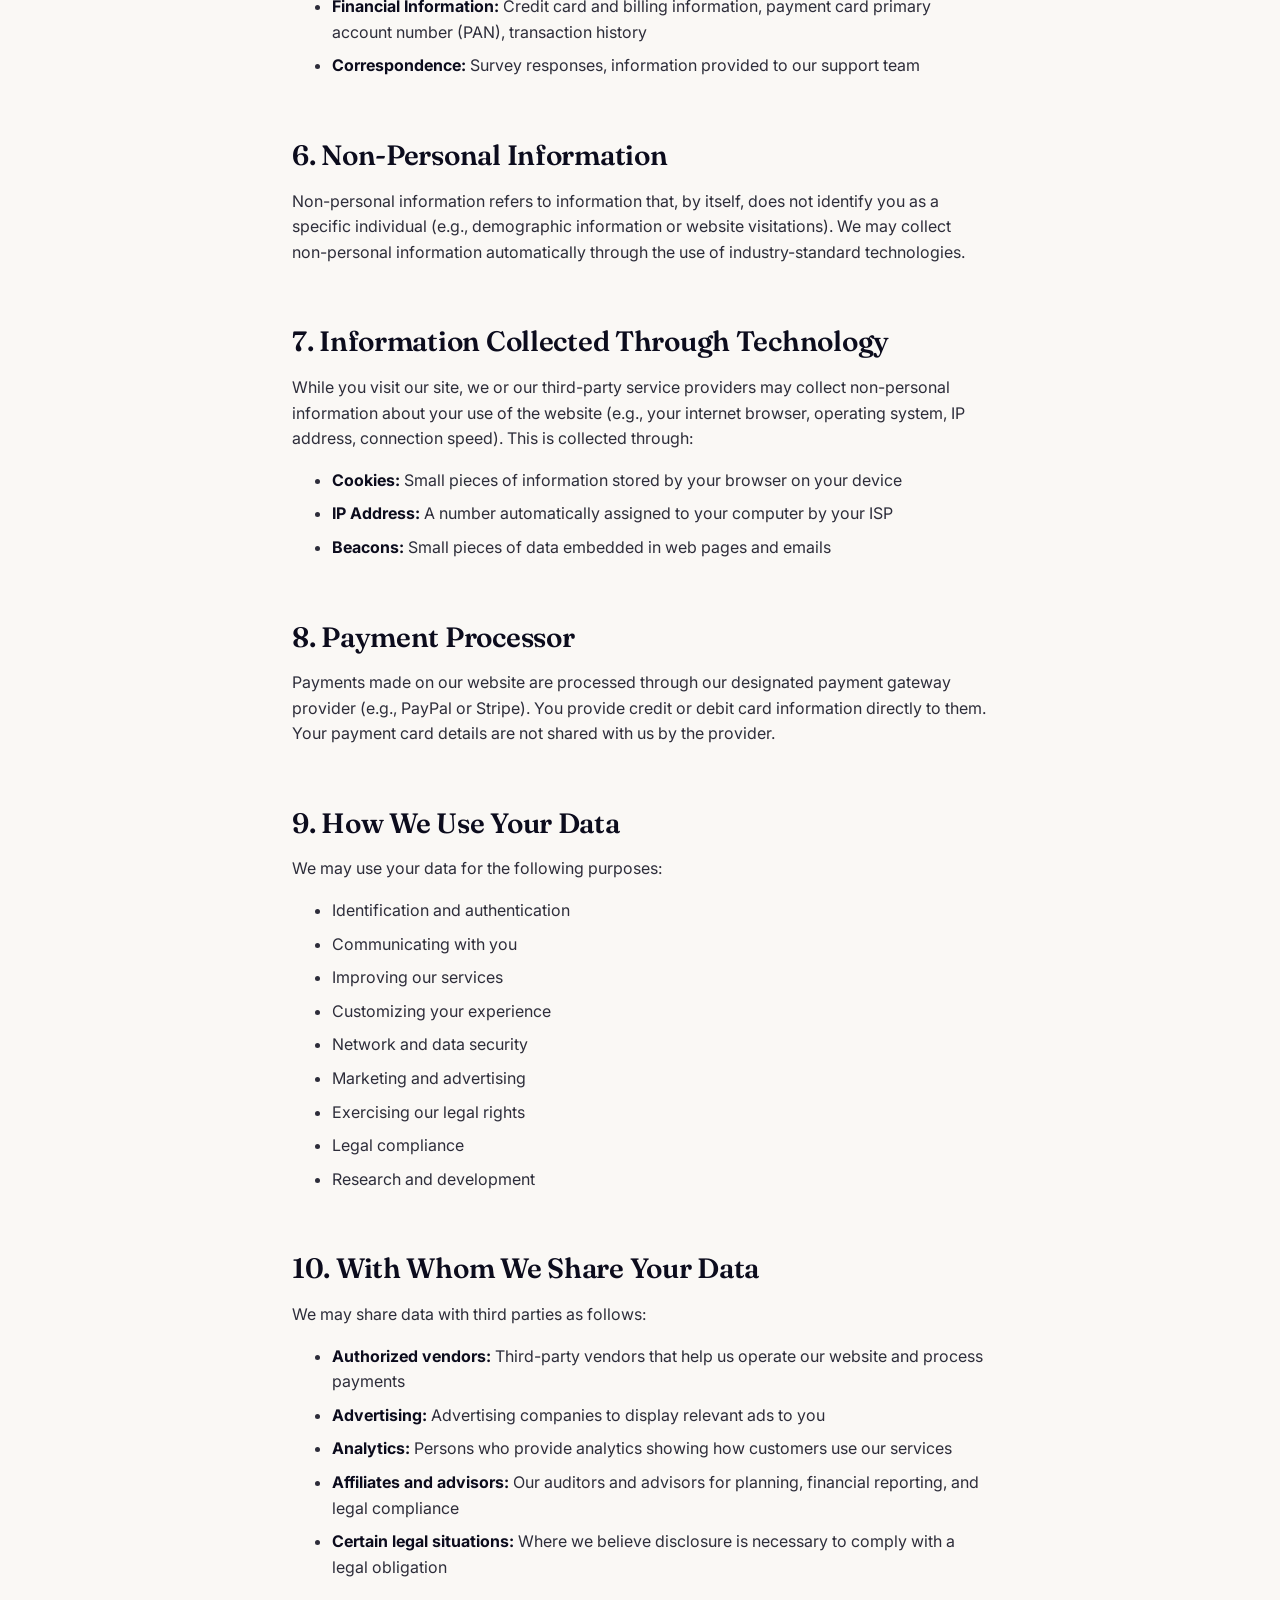
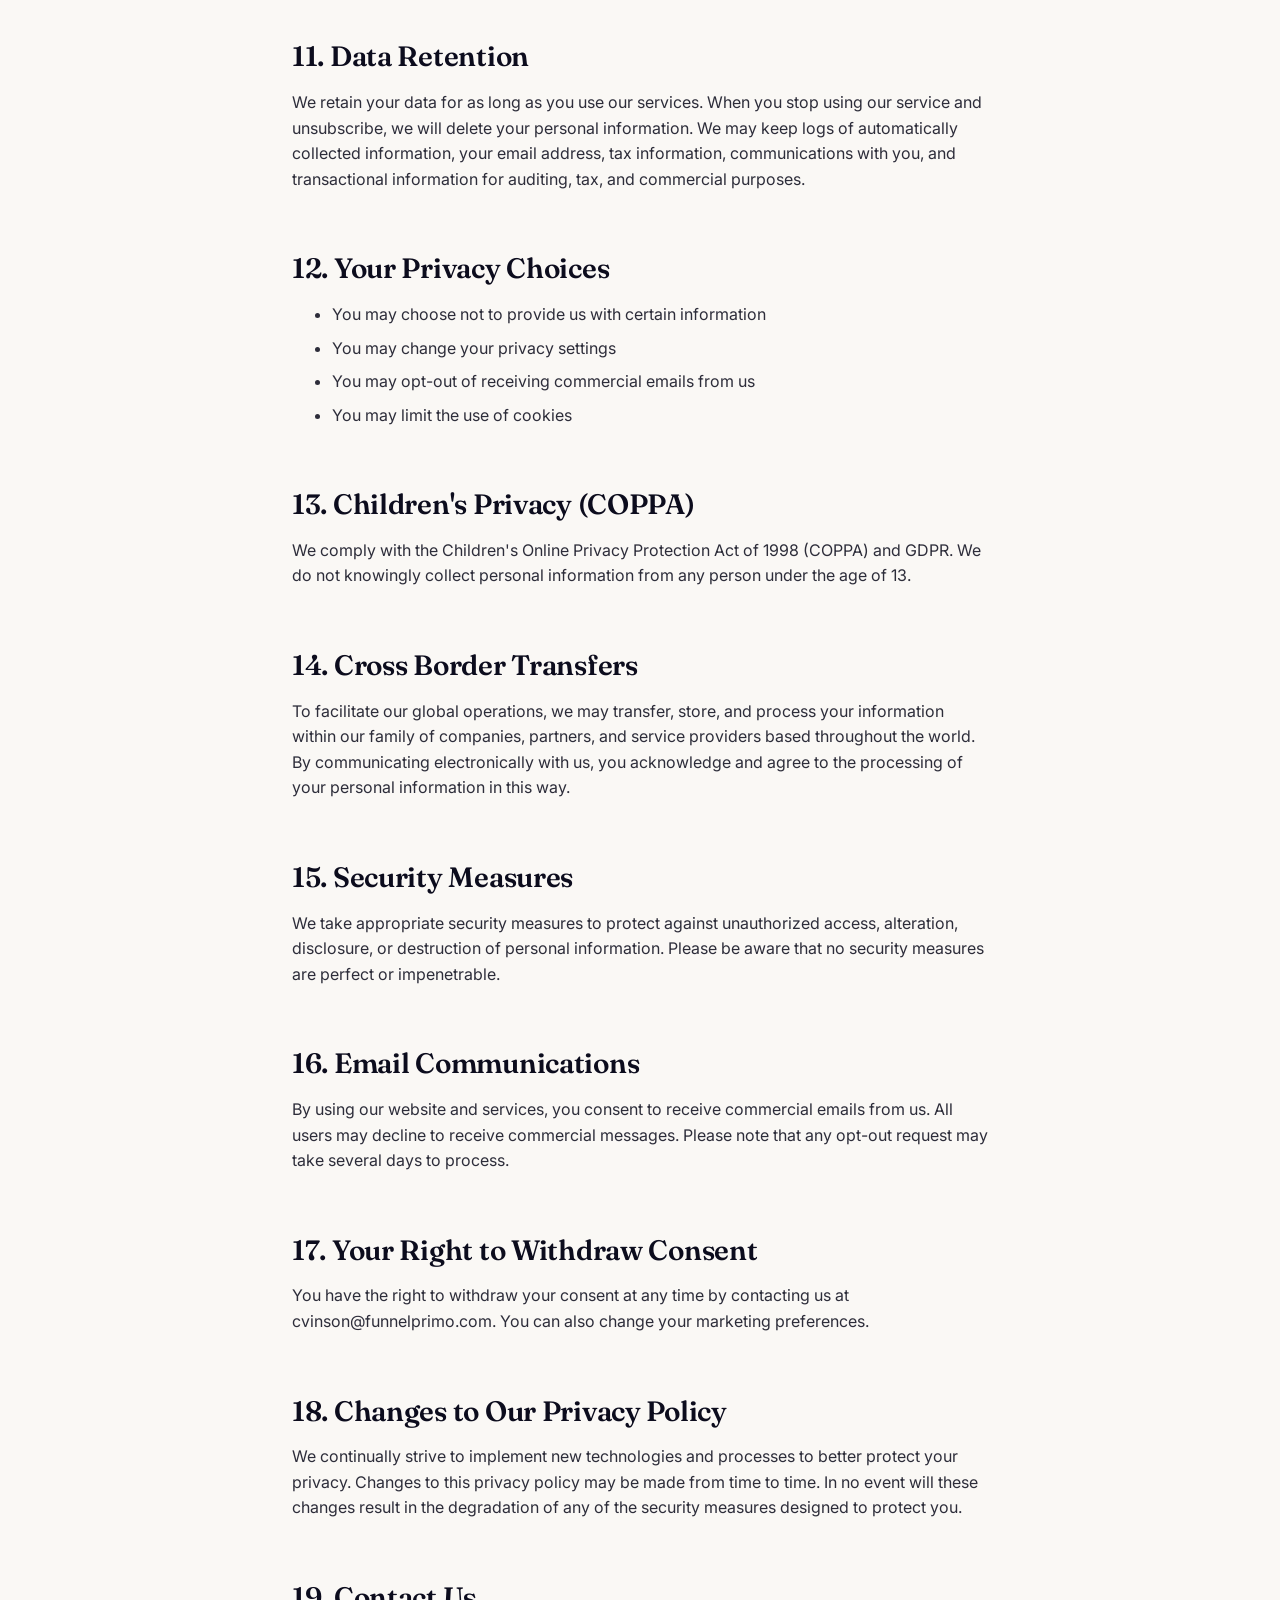
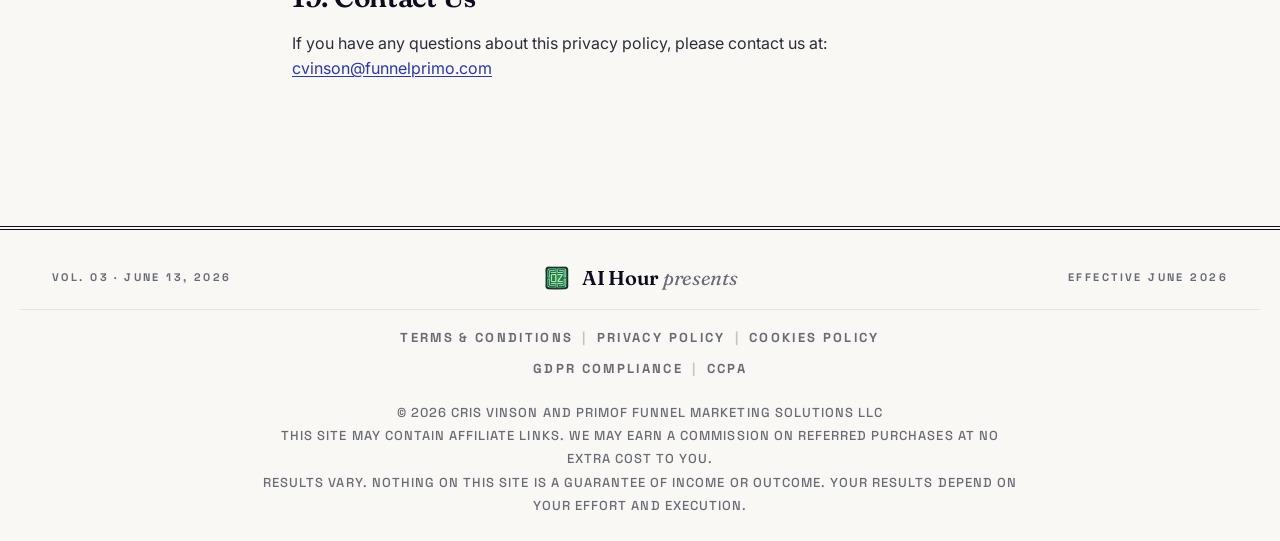
<file: privacy.html>
<!doctype html>
<html lang="en">
<head>
  <meta charset="utf-8">
  <meta name="viewport" content="width=device-width, initial-scale=1">
  <title>Privacy Policy | AI Hour Claude for Founders</title>
  <meta name="description" content="How we collect, use, and protect your data for the AI Hour workshop. Your rights and contact information.">
  <meta name="robots" content="index, follow">
  <link rel="canonical" href="https://bonuses.crisvinson.com/privacy">
  <meta name="theme-color" content="#c44e0a">
  <link rel="icon" type="image/webp" href="/assets/brand/oz-logo.webp">
  <link rel="apple-touch-icon" href="/assets/brand/oz-logo.webp">

  <!-- Open Graph -->
  <meta property="og:type" content="website">
  <meta property="og:title" content="Privacy Policy | AI Hour Claude for Founders">
  <meta property="og:description" content="How we collect, use, and protect your data for the AI Hour workshop. Your rights and contact information.">
  <meta property="og:image" content="https://bonuses.crisvinson.com/assets/photos/DSCF4913.JPG">
  <meta property="og:url" content="https://bonuses.crisvinson.com/privacy">
  <meta property="og:site_name" content="AI Hour Presents: Claude for Founders">
  <meta property="og:locale" content="en_PH">

  <!-- Twitter Card -->
  <meta name="twitter:card" content="summary_large_image">
  <meta name="twitter:title" content="Privacy Policy | AI Hour Claude for Founders">
  <meta name="twitter:description" content="How we collect, use, and protect your data for the AI Hour workshop. Your rights and contact information.">
  <meta name="twitter:image" content="https://bonuses.crisvinson.com/assets/photos/DSCF4913.JPG">

  <link rel="preconnect" href="https://fonts.googleapis.com">
  <link rel="preconnect" href="https://fonts.gstatic.com" crossorigin>
  <link href="https://fonts.googleapis.com/css2?family=Inter:wght@400;500;600;700;800&family=Space+Grotesk:wght@500;600;700&family=Fraunces:opsz,wght@9..144,400;9..144,500;9..144,600;9..144,700;9..144,800&family=Caveat:wght@500;600;700&display=swap" rel="stylesheet">
  <link rel="stylesheet" href="styles.css">
</head>
<body>

  <!-- ============== 1. NEWSPAPER MASTHEAD NAV ============== -->
  <header class="masthead">
    <div class="masthead-inner">
      <div class="masthead-left">
        <strong>Vol. 03</strong><br>
        June 13, 2026
      </div>
      <a class="masthead-center" href="index.html">
        <img class="mark" src="assets/brand/oz-logo.webp" alt="Oz">
        AI Hour <em>presents</em>
      </a>
      <div class="masthead-right">
        <strong>Free Edition</strong>
        Davao + Online &middot; 4 hours
      </div>
    </div>
  </header>

  <!-- ============== 2. LEGAL PAGE BODY ============== -->
  <main class="legal-page">
    <header class="legal-page-head">
      <span class="legal-eyebrow">Legal &middot; Effective June 2026</span>
      <h1>Privacy <em>Policy</em></h1>
      <p class="legal-deck">How we collect, use, store, and share your personal information.</p>
    </header>

    <div class="legal-body">

      <section>
        <h2>1. Overview</h2>
        <p>Welcome to the Cris Vinson Privacy Policy Page.</p>
        <p>This Privacy Policy explains how we (crisvinson.com) collect your data, how we process them, how we secure them, how we might share them as regards to providing our services, and how we store them. This Privacy Statement also describes what rights you have regarding your personal data, how you give your consent, and how you withdraw your consent.</p>
      </section>

      <section>
        <h2>2. Acceptance and Use</h2>
        <p>By using our website, you signify acceptance of the terms of this Privacy Policy. When you click the accept button on the site, this is considered your official consent to process your personal information. If you do not agree with any aspect of this Privacy Policy, you should immediately discontinue access or use of the website.</p>
      </section>

      <section>
        <h2>3. Data Protection Principles</h2>
        <p>Personal data means any information that enables us to identify you, directly or indirectly, such as name, email, address, telephone number, or any form of identification number.</p>
        <p>We are committed to complying with applicable data protection laws and will ensure that personal data is:</p>
        <ul class="list-disc">
          <li>Used lawfully, fairly, and in a transparent way</li>
          <li>Collected only for valid purposes that we have clearly explained to you</li>
          <li>Relevant to the purposes we have told you about and limited only to those purposes</li>
          <li>Accurate and kept up to date</li>
          <li>Kept only as long as necessary for the purposes we have told you about</li>
        </ul>
      </section>

      <section>
        <h2>4. Personal Information We Collect About You</h2>
        <p>The information you provide to us is considered personally identifiable information, which may include your name, address, email address, telephone number, and any other information that can identify you.</p>
      </section>

      <section>
        <h2>5. Types of Data We Collect</h2>
        <ul class="list-disc">
          <li><strong>Personal Identifiable Information (PII):</strong> Full name, email address</li>
          <li><strong>Financial Information:</strong> Credit card and billing information, payment card primary account number (PAN), transaction history</li>
          <li><strong>Correspondence:</strong> Survey responses, information provided to our support team</li>
        </ul>
      </section>

      <section>
        <h2>6. Non-Personal Information</h2>
        <p>Non-personal information refers to information that, by itself, does not identify you as a specific individual (e.g., demographic information or website visitations). We may collect non-personal information automatically through the use of industry-standard technologies.</p>
      </section>

      <section>
        <h2>7. Information Collected Through Technology</h2>
        <p>While you visit our site, we or our third-party service providers may collect non-personal information about your use of the website (e.g., your internet browser, operating system, IP address, connection speed). This is collected through:</p>
        <ul class="list-disc">
          <li><strong>Cookies:</strong> Small pieces of information stored by your browser on your device</li>
          <li><strong>IP Address:</strong> A number automatically assigned to your computer by your ISP</li>
          <li><strong>Beacons:</strong> Small pieces of data embedded in web pages and emails</li>
        </ul>
      </section>

      <section>
        <h2>8. Payment Processor</h2>
        <p>Payments made on our website are processed through our designated payment gateway provider (e.g., PayPal or Stripe). You provide credit or debit card information directly to them. Your payment card details are not shared with us by the provider.</p>
      </section>

      <section>
        <h2>9. How We Use Your Data</h2>
        <p>We may use your data for the following purposes:</p>
        <ul class="list-disc">
          <li>Identification and authentication</li>
          <li>Communicating with you</li>
          <li>Improving our services</li>
          <li>Customizing your experience</li>
          <li>Network and data security</li>
          <li>Marketing and advertising</li>
          <li>Exercising our legal rights</li>
          <li>Legal compliance</li>
          <li>Research and development</li>
        </ul>
      </section>

      <section>
        <h2>10. With Whom We Share Your Data</h2>
        <p>We may share data with third parties as follows:</p>
        <ul class="list-disc">
          <li><strong>Authorized vendors:</strong> Third-party vendors that help us operate our website and process payments</li>
          <li><strong>Advertising:</strong> Advertising companies to display relevant ads to you</li>
          <li><strong>Analytics:</strong> Persons who provide analytics showing how customers use our services</li>
          <li><strong>Affiliates and advisors:</strong> Our auditors and advisors for planning, financial reporting, and legal compliance</li>
          <li><strong>Certain legal situations:</strong> Where we believe disclosure is necessary to comply with a legal obligation</li>
        </ul>
      </section>

      <section>
        <h2>11. Data Retention</h2>
        <p>We retain your data for as long as you use our services. When you stop using our service and unsubscribe, we will delete your personal information. We may keep logs of automatically collected information, your email address, tax information, communications with you, and transactional information for auditing, tax, and commercial purposes.</p>
      </section>

      <section>
        <h2>12. Your Privacy Choices</h2>
        <ul class="list-disc">
          <li>You may choose not to provide us with certain information</li>
          <li>You may change your privacy settings</li>
          <li>You may opt-out of receiving commercial emails from us</li>
          <li>You may limit the use of cookies</li>
        </ul>
      </section>

      <section>
        <h2>13. Children's Privacy (COPPA)</h2>
        <p>We comply with the Children's Online Privacy Protection Act of 1998 (COPPA) and GDPR. We do not knowingly collect personal information from any person under the age of 13.</p>
      </section>

      <section>
        <h2>14. Cross Border Transfers</h2>
        <p>To facilitate our global operations, we may transfer, store, and process your information within our family of companies, partners, and service providers based throughout the world. By communicating electronically with us, you acknowledge and agree to the processing of your personal information in this way.</p>
      </section>

      <section>
        <h2>15. Security Measures</h2>
        <p>We take appropriate security measures to protect against unauthorized access, alteration, disclosure, or destruction of personal information. Please be aware that no security measures are perfect or impenetrable.</p>
      </section>

      <section>
        <h2>16. Email Communications</h2>
        <p>By using our website and services, you consent to receive commercial emails from us. All users may decline to receive commercial messages. Please note that any opt-out request may take several days to process.</p>
      </section>

      <section>
        <h2>17. Your Right to Withdraw Consent</h2>
        <p>You have the right to withdraw your consent at any time by contacting us at cvinson@funnelprimo.com. You can also change your marketing preferences.</p>
      </section>

      <section>
        <h2>18. Changes to Our Privacy Policy</h2>
        <p>We continually strive to implement new technologies and processes to better protect your privacy. Changes to this privacy policy may be made from time to time. In no event will these changes result in the degradation of any of the security measures designed to protect you.</p>
      </section>

      <section>
        <h2>19. Contact Us</h2>
        <p>If you have any questions about this privacy policy, please contact us at: <a href="mailto:cvinson@funnelprimo.com">cvinson@funnelprimo.com</a></p>
      </section>

    </div>
  </main>

  <!-- ============== 3. NEWSPAPER FOOTER ============== -->
  <footer class="footer">
    <div class="footer-inner">
      <div class="footer-left">
        Vol. 03 &middot; June 13, 2026
      </div>
      <div class="footer-center">
        <img class="footer-mark" src="assets/brand/oz-logo.webp" alt="Oz" loading="lazy" decoding="async">
        AI Hour <em>presents</em>
      </div>
      <div class="footer-right">
        Effective June 2026
      </div>
    </div>
    <div class="footer-legal-block">
      <div class="footer-legal-row">
        <a href="terms.html">Terms &amp; Conditions</a>
        <span class="footer-legal-sep">|</span>
        <a href="privacy.html">Privacy Policy</a>
        <span class="footer-legal-sep">|</span>
        <a href="cookies.html">Cookies Policy</a>
      </div>
      <div class="footer-legal-row">
        <a href="privacy.html">GDPR Compliance</a>
        <span class="footer-legal-sep">|</span>
        <a href="privacy.html">CCPA</a>
      </div>
      <div class="footer-fineprint">
        &copy; 2026 Cris Vinson and Primof Funnel Marketing Solutions LLC<br>
        This site may contain affiliate links. We may earn a commission on referred purchases at no extra cost to you.<br>
        Results vary. Nothing on this site is a guarantee of income or outcome. Your results depend on your effort and execution.
      </div>
    </div>
  </footer>

  <!-- VISUAL EDITOR — local only, never commit to GitHub -->
  <script>if(location.search.includes('edit')){const s=document.createElement('script');s.src='editor.js';document.body.appendChild(s);}</script>
</body>
</html>
</file>
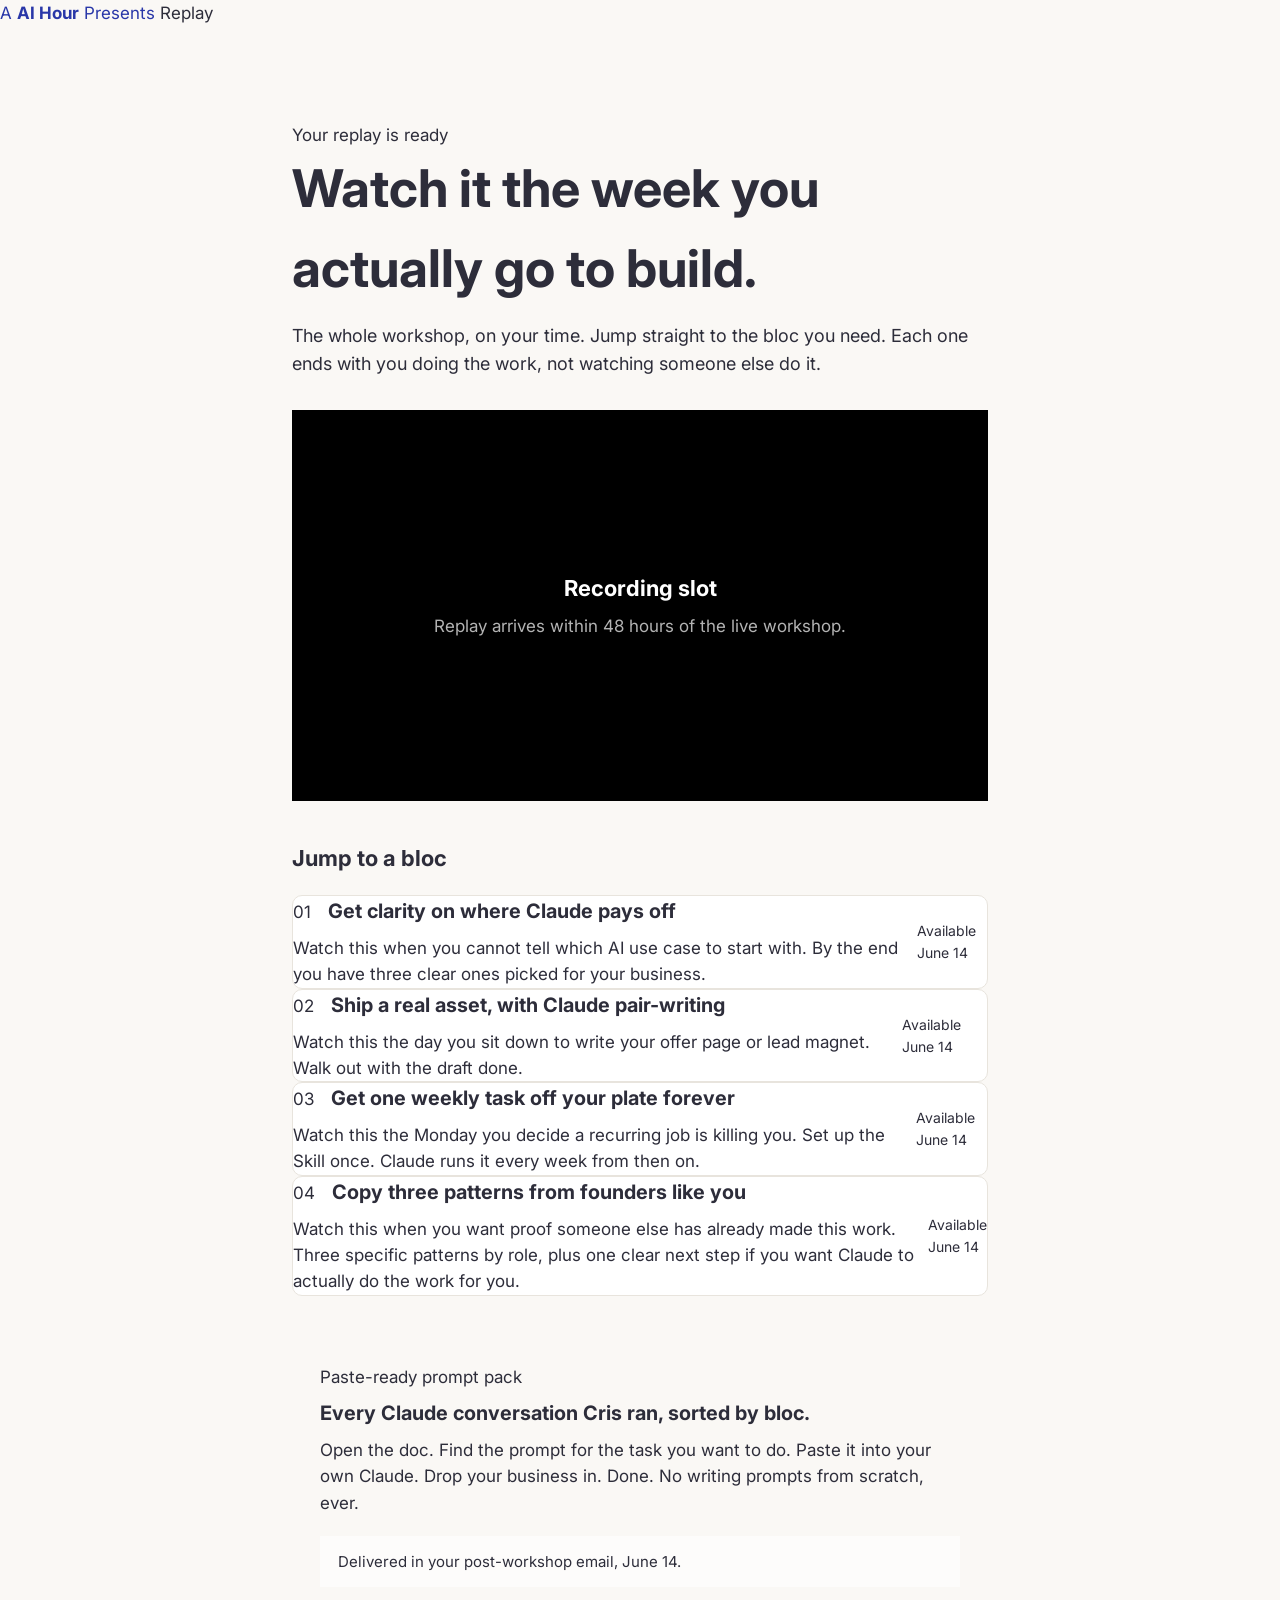
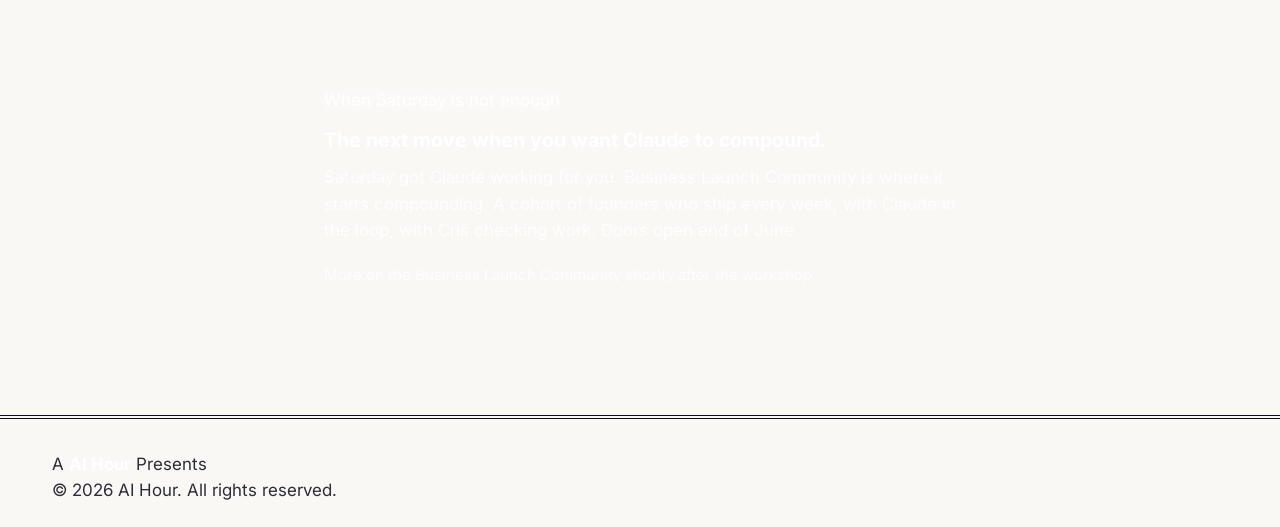
<file: replay.html>
<!doctype html>
<html lang="en">
<head>
  <meta charset="utf-8">
  <meta name="viewport" content="width=device-width, initial-scale=1">
  <title>Workshop Replay | Claude for Founders</title>
  <meta name="description" content="Watch the full 4-hour Claude for Founders workshop replay. Prompt pack and Project template included.">
  <meta name="robots" content="index, follow">
  <link rel="canonical" href="https://bonuses.crisvinson.com/replay">
  <meta name="theme-color" content="#c44e0a">
  <link rel="icon" type="image/webp" href="/assets/brand/oz-logo.webp">
  <link rel="apple-touch-icon" href="/assets/brand/oz-logo.webp">

  <!-- Open Graph -->
  <meta property="og:type" content="website">
  <meta property="og:title" content="Workshop Replay | Claude for Founders">
  <meta property="og:description" content="Watch the full 4-hour Claude for Founders workshop replay. Prompt pack and Project template included.">
  <meta property="og:image" content="https://bonuses.crisvinson.com/assets/photos/DSCF4913.JPG">
  <meta property="og:url" content="https://bonuses.crisvinson.com/replay">
  <meta property="og:site_name" content="AI Hour Presents: Claude for Founders">
  <meta property="og:locale" content="en_PH">

  <!-- Twitter Card -->
  <meta name="twitter:card" content="summary_large_image">
  <meta name="twitter:title" content="Workshop Replay | Claude for Founders">
  <meta name="twitter:description" content="Watch the full 4-hour Claude for Founders workshop replay. Prompt pack and Project template included.">
  <meta name="twitter:image" content="https://bonuses.crisvinson.com/assets/photos/DSCF4913.JPG">

  <link rel="preconnect" href="https://fonts.googleapis.com">
  <link rel="preconnect" href="https://fonts.gstatic.com" crossorigin>
  <link href="https://fonts.googleapis.com/css2?family=Inter:wght@400;500;600;700;800&display=swap" rel="stylesheet">
  <link rel="stylesheet" href="styles.css">
</head>
<body>

  <nav class="nav">
    <div class="nav-inner">
      <a class="brand" href="index.html">
        <span class="brand-mark">A</span>
        <span class="brand-name"><strong>AI Hour</strong> Presents</span>
      </a>
      <span class="nav-cta">Replay</span>
    </div>
  </nav>

  <section class="section">
    <div class="container-narrow">
      <span class="eyebrow">Your replay is ready</span>
      <h1 style="font-size: clamp(32px, 4.5vw, 52px);">Watch it the week you actually go to build.</h1>
      <p style="font-size: 18px; margin-top: 12px;">The whole workshop, on your time. Jump straight to the bloc you need. Each one ends with you doing the work, not watching someone else do it.</p>

      <!-- VIDEO -->
      <div style="margin-top: 32px; aspect-ratio: 16/9; background: #000; border-radius: var(--radius-md); display: grid; place-items: center; color: rgba(255,255,255,0.7); border: 1px solid var(--border);">
        <div style="text-align: center;">
          <strong style="display: block; font-size: 22px; color: white; margin-bottom: 8px;">Recording slot</strong>
          Replay arrives within 48 hours of the live workshop.
        </div>
      </div>

      <!-- CHAPTERS -->
      <div style="margin-top: 40px;">
        <h2 style="font-size: 22px; margin-bottom: 20px;">Jump to a bloc</h2>
        <div class="outcomes" style="margin-top: 0; grid-template-columns: 1fr; gap: 12px;">
          <div class="outcome">
            <div style="display: flex; justify-content: space-between; align-items: center;">
              <div>
                <span class="outcome-num">01</span>
                <h3 style="display: inline; margin-left: 12px;">Get clarity on where Claude pays off</h3>
                <p style="margin-top: 8px;">Watch this when you cannot tell which AI use case to start with. By the end you have three clear ones picked for your business.</p>
              </div>
              <span style="color: var(--text-mute); font-size: 14px;">Available June 14</span>
            </div>
          </div>
          <div class="outcome">
            <div style="display: flex; justify-content: space-between; align-items: center;">
              <div>
                <span class="outcome-num">02</span>
                <h3 style="display: inline; margin-left: 12px;">Ship a real asset, with Claude pair-writing</h3>
                <p style="margin-top: 8px;">Watch this the day you sit down to write your offer page or lead magnet. Walk out with the draft done.</p>
              </div>
              <span style="color: var(--text-mute); font-size: 14px;">Available June 14</span>
            </div>
          </div>
          <div class="outcome">
            <div style="display: flex; justify-content: space-between; align-items: center;">
              <div>
                <span class="outcome-num">03</span>
                <h3 style="display: inline; margin-left: 12px;">Get one weekly task off your plate forever</h3>
                <p style="margin-top: 8px;">Watch this the Monday you decide a recurring job is killing you. Set up the Skill once. Claude runs it every week from then on.</p>
              </div>
              <span style="color: var(--text-mute); font-size: 14px;">Available June 14</span>
            </div>
          </div>
          <div class="outcome">
            <div style="display: flex; justify-content: space-between; align-items: center;">
              <div>
                <span class="outcome-num">04</span>
                <h3 style="display: inline; margin-left: 12px;">Copy three patterns from founders like you</h3>
                <p style="margin-top: 8px;">Watch this when you want proof someone else has already made this work. Three specific patterns by role, plus one clear next step if you want Claude to actually do the work for you.</p>
              </div>
              <span style="color: var(--text-mute); font-size: 14px;">Available June 14</span>
            </div>
          </div>
        </div>
      </div>

      <!-- NOTE PACK -->
      <div style="margin-top: 40px; padding: 28px; background: var(--accent-soft); border-radius: var(--radius-md);">
        <span class="eyebrow">Paste-ready prompt pack</span>
        <h3 style="margin-top: 8px;">Every Claude conversation Cris ran, sorted by bloc.</h3>
        <p style="margin-top: 8px; color: var(--text-soft);">Open the doc. Find the prompt for the task you want to do. Paste it into your own Claude. Drop your business in. Done. No writing prompts from scratch, ever.</p>
        <p style="margin-top: 20px; padding: 14px 18px; background: rgba(255,255,255,0.6); border: 1px dashed var(--border); border-radius: var(--radius-sm); color: var(--text-soft); font-size: 15px;">Delivered in your post-workshop email, June 14.</p>
      </div>

      <!-- BLC SOFT INVITE -->
      <div style="margin-top: 40px; padding: 32px; background: var(--bg-deep); color: white; border-radius: var(--radius-md);">
        <span class="eyebrow" style="color: white; background: rgba(255,255,255,0.14);">When Saturday is not enough</span>
        <h3 style="color: white; margin-top: 12px;">The next move when you want Claude to compound.</h3>
        <p style="color: rgba(255,255,255,0.85); margin-top: 8px;">Saturday got Claude working for you. Business Launch Community is where it starts compounding. A cohort of founders who ship every week, with Claude in the loop, with Cris checking work. Doors open end of June.</p>
        <p style="color: rgba(255,255,255,0.75); margin-top: 20px; font-size: 15px;">More on the Business Launch Community shortly after the workshop.</p>
      </div>
    </div>
  </section>

  <footer class="footer">
    <div class="container footer-row">
      <div class="brand">
        <span class="brand-mark">A</span>
        <span class="brand-name"><strong style="color: white;">AI Hour</strong> Presents</span>
      </div>
      <div>&copy; 2026 AI Hour. All rights reserved.</div>
    </div>
  </footer>

  <script>if(location.search.includes('edit')){const s=document.createElement('script');s.src='editor.js';document.body.appendChild(s);}</script>
</body>
</html>
</file>
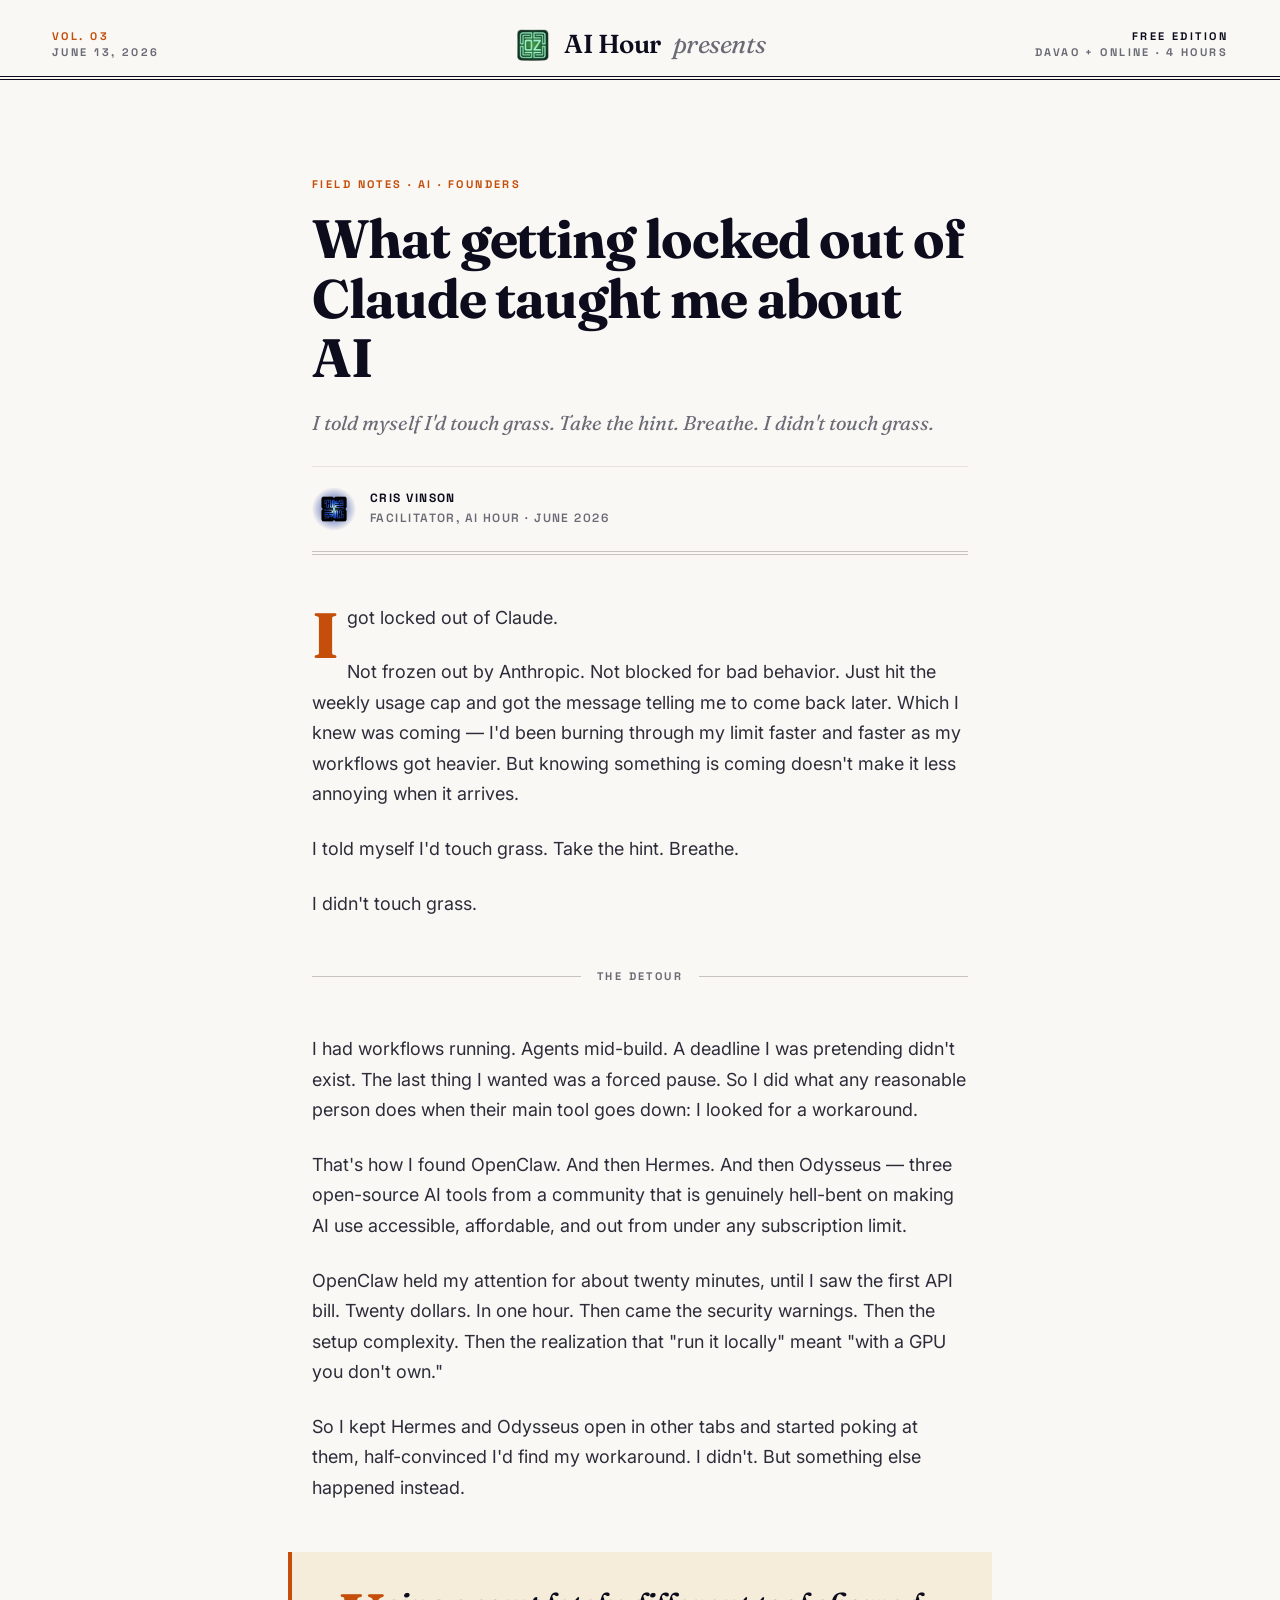
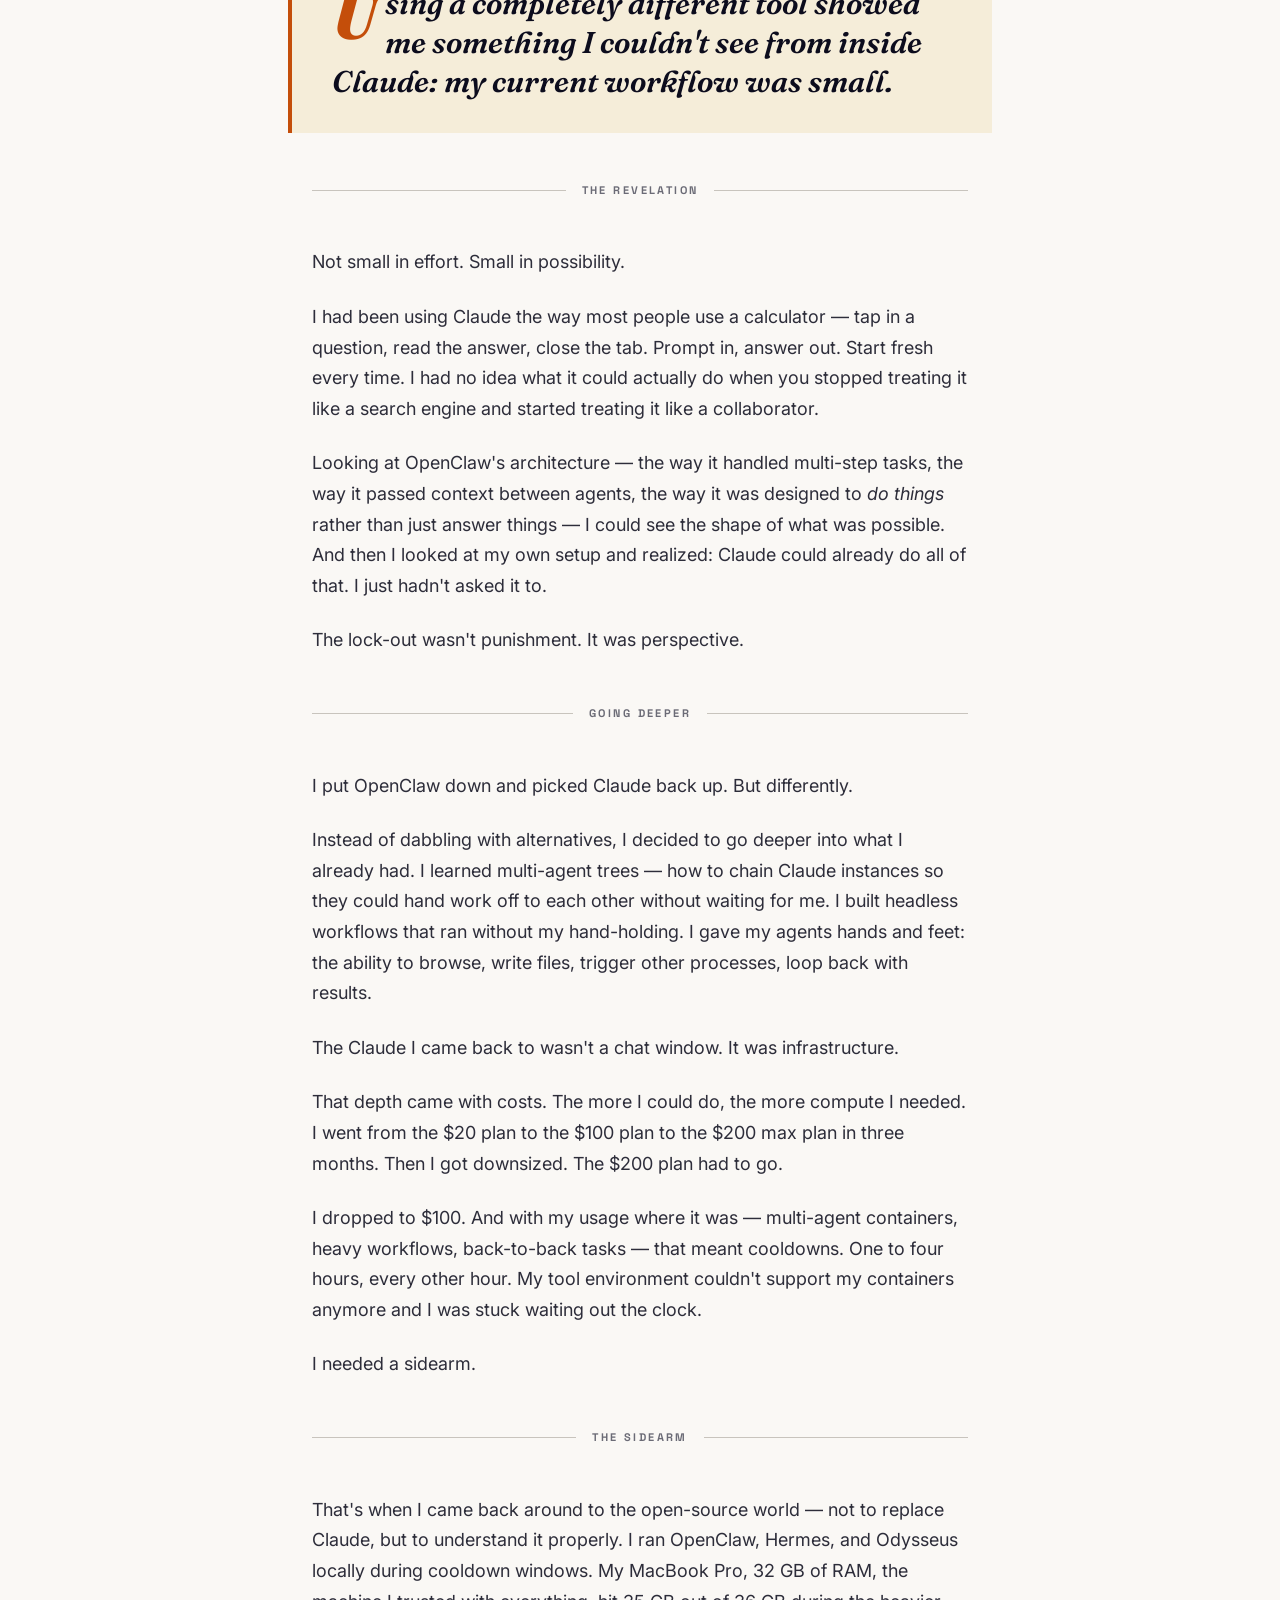
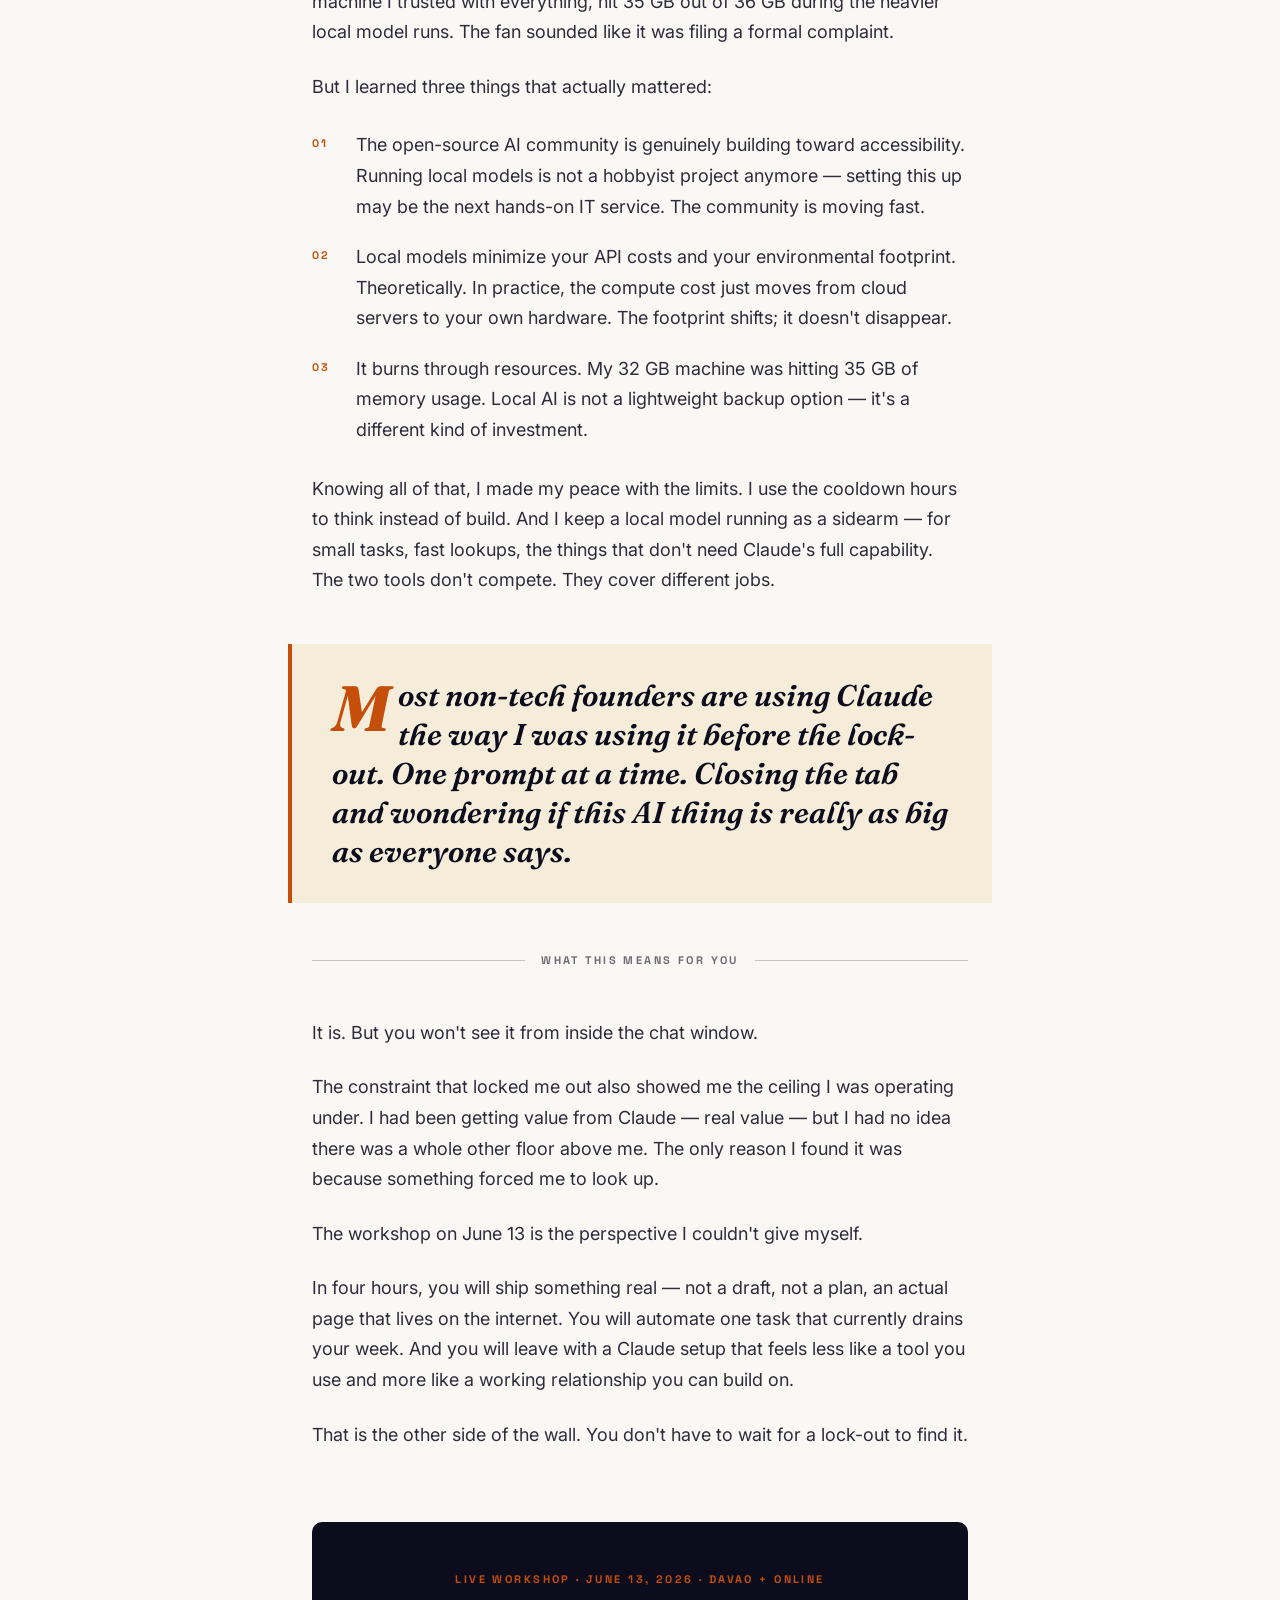
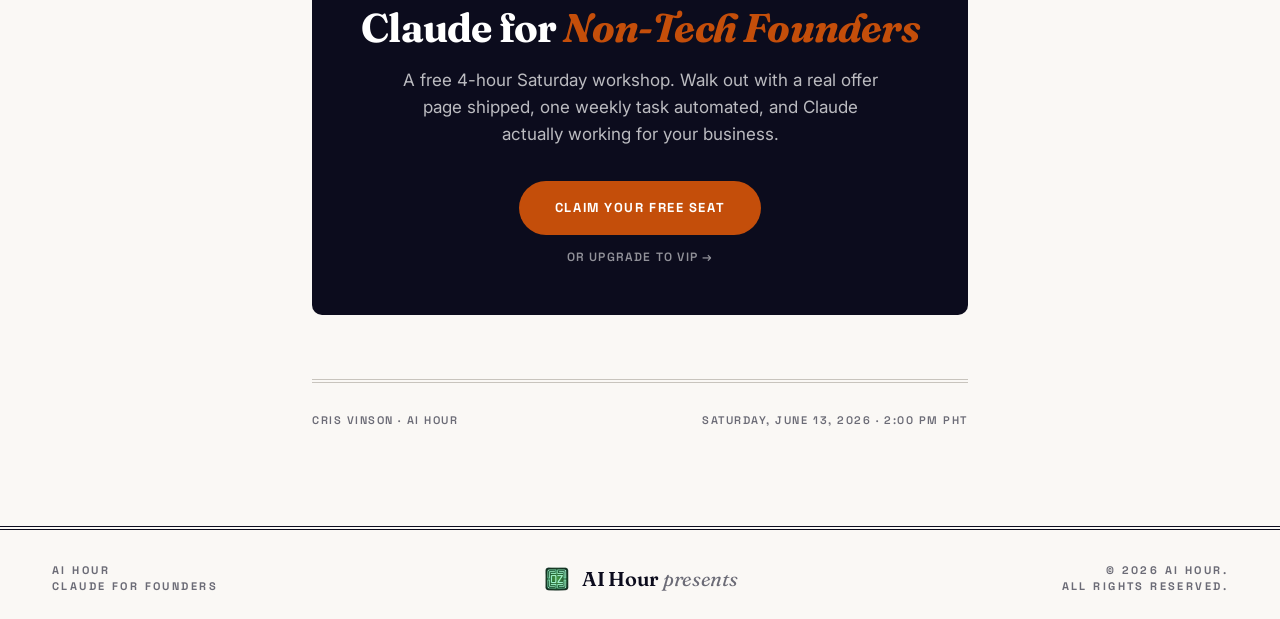
<file: story.html>
<!doctype html>
<html lang="en">
<head>
  <meta charset="utf-8">
  <meta name="viewport" content="width=device-width, initial-scale=1">
  <title>What Getting Locked Out of Claude Taught Me About AI | Claude for Founders</title>
  <meta name="description" content="I got locked out of Claude. So I went exploring. What I found changed how I work — and what I think most non-tech founders are missing. The workshop is June 13.">
  <meta name="robots" content="index, follow">
  <link rel="canonical" href="https://bonuses.crisvinson.com/story">
  <meta name="theme-color" content="#c44e0a">
  <link rel="icon" type="image/webp" href="/assets/brand/oz-logo.webp">
  <link rel="apple-touch-icon" href="/assets/brand/oz-logo.webp">

  <!-- Open Graph -->
  <meta property="og:type" content="article">
  <meta property="og:title" content="What Getting Locked Out of Claude Taught Me About AI">
  <meta property="og:description" content="I got locked out of Claude. So I went exploring. What I found changed how I work — and what I think most non-tech founders are missing.">
  <meta property="og:image" content="https://bonuses.crisvinson.com/assets/photos/DSCF4913.JPG">
  <meta property="og:url" content="https://bonuses.crisvinson.com/story">
  <meta property="og:site_name" content="AI Hour Presents: Claude for Founders">
  <meta property="og:locale" content="en_PH">

  <!-- Twitter Card -->
  <meta name="twitter:card" content="summary_large_image">
  <meta name="twitter:title" content="What Getting Locked Out of Claude Taught Me About AI">
  <meta name="twitter:description" content="I got locked out of Claude. So I went exploring. What I found changed how I work — and what I think most non-tech founders are missing.">
  <meta name="twitter:image" content="https://bonuses.crisvinson.com/assets/photos/DSCF4913.JPG">

  <link rel="preconnect" href="https://fonts.googleapis.com">
  <link rel="preconnect" href="https://fonts.gstatic.com" crossorigin>
  <link href="https://fonts.googleapis.com/css2?family=Inter:wght@400;500;600;700;800&family=Space+Grotesk:wght@500;600;700&family=Fraunces:opsz,wght@9..144,400;9..144,500;9..144,600;9..144,700;9..144,800&family=Caveat:wght@500;600;700&display=swap" rel="stylesheet">
  <link rel="stylesheet" href="styles.css">

  <style>
    /* ── Story page ─────────────────────────────────────────────── */
    .story-wrap {
      max-width: 720px;
      margin: 0 auto;
      padding: 0 32px;
    }

    .story-kicker {
      font-family: var(--font-mono);
      font-size: 11px; font-weight: 700;
      letter-spacing: 0.22em; text-transform: uppercase;
      color: var(--c-warm);
      display: block;
      margin-bottom: 16px;
    }

    .story-headline {
      font-family: var(--font-display);
      font-size: clamp(32px, 5vw, 54px);
      font-weight: 700;
      line-height: 1.1;
      letter-spacing: -0.02em;
      color: var(--c-ink);
      margin-bottom: 20px;
    }

    .story-deck {
      font-size: 20px;
      line-height: 1.5;
      color: var(--c-mute);
      font-family: var(--font-display);
      font-weight: 400;
      font-style: italic;
      margin-bottom: 28px;
    }

    .story-byline {
      display: flex;
      align-items: center;
      gap: 14px;
      padding: 20px 0;
      border-top: 1px solid var(--c-rule);
      border-bottom: 4px double var(--c-rule-strong);
      margin-bottom: 48px;
    }

    .story-byline img {
      width: 44px; height: 44px;
      border-radius: 50%;
      object-fit: cover;
      flex-shrink: 0;
    }

    .story-byline-text {
      font-family: var(--font-mono);
      font-size: 12px;
      font-weight: 600;
      letter-spacing: 0.12em;
      text-transform: uppercase;
      color: var(--c-mute);
      line-height: 1.6;
    }

    .story-byline-text strong {
      color: var(--c-ink);
      display: block;
    }

    .story-body {
      font-size: 18px;
      line-height: 1.7;
      color: var(--c-body);
    }

    .story-body p { margin-bottom: 24px; }

    .story-body p:first-child::first-letter {
      font-family: var(--font-display);
      font-size: 64px;
      font-weight: 800;
      line-height: 0.75;
      float: left;
      margin-right: 8px;
      margin-top: 8px;
      color: var(--c-warm);
    }

    .story-section-break {
      display: flex;
      align-items: center;
      gap: 16px;
      margin: 48px 0;
    }

    .story-section-break::before,
    .story-section-break::after {
      content: "";
      flex: 1;
      height: 1px;
      background: var(--c-rule-strong);
    }

    .story-section-label {
      font-family: var(--font-mono);
      font-size: 11px; font-weight: 700;
      letter-spacing: 0.22em; text-transform: uppercase;
      color: var(--c-mute);
      white-space: nowrap;
    }

    .pullquote {
      margin: 48px -24px;
      padding: 32px 40px;
      background: var(--c-bg-warm);
      border-left: 4px solid var(--c-warm);
    }

    .pullquote p {
      font-family: var(--font-display);
      font-size: clamp(22px, 3.5vw, 30px);
      font-weight: 600;
      font-style: italic;
      line-height: 1.3;
      color: var(--c-ink);
      margin-bottom: 0;
    }

    .pullquote p::first-letter { all: unset; }

    .insight-list {
      list-style: none;
      margin: 28px 0;
      display: flex;
      flex-direction: column;
      gap: 20px;
    }

    .insight-list li {
      display: grid;
      grid-template-columns: 28px 1fr;
      gap: 16px;
      align-items: start;
    }

    .insight-num {
      font-family: var(--font-mono);
      font-size: 11px; font-weight: 700;
      letter-spacing: 0.15em;
      color: var(--c-warm);
      padding-top: 4px;
    }

    .story-cta-block {
      margin-top: 72px;
      padding: 48px 40px;
      background: var(--c-ink);
      color: white;
      border-radius: var(--r-md);
      text-align: center;
    }

    .story-cta-block .eyebrow-cta {
      font-family: var(--font-mono);
      font-size: 11px; font-weight: 700;
      letter-spacing: 0.22em; text-transform: uppercase;
      color: var(--c-warm);
      display: block;
      margin-bottom: 16px;
    }

    .story-cta-block h2 {
      font-family: var(--font-display);
      font-size: clamp(26px, 4vw, 40px);
      font-weight: 700;
      line-height: 1.15;
      letter-spacing: -0.02em;
      color: white;
      margin-bottom: 16px;
    }

    .story-cta-block h2 em { color: var(--c-warm); font-style: italic; }

    .story-cta-block p {
      font-size: 17px;
      line-height: 1.6;
      color: rgba(255,255,255,0.72);
      max-width: 480px;
      margin: 0 auto 32px;
    }

    .cta-button-row {
      display: flex;
      flex-direction: column;
      align-items: center;
      gap: 12px;
    }

    .btn-story-primary {
      display: inline-block;
      background: var(--c-warm);
      color: white;
      font-family: var(--font-mono);
      font-size: 13px; font-weight: 700;
      letter-spacing: 0.12em; text-transform: uppercase;
      text-decoration: none;
      padding: 16px 36px;
      border-radius: var(--r-full);
      transition: background 0.15s;
    }

    .btn-story-primary:hover { background: var(--c-warm-hover); color: white; }

    .btn-story-secondary {
      font-family: var(--font-mono);
      font-size: 12px; font-weight: 600;
      letter-spacing: 0.1em;
      color: rgba(255,255,255,0.55);
      text-decoration: none;
      text-transform: uppercase;
    }

    .btn-story-secondary:hover { color: white; }

    .story-meta-footer {
      margin-top: 64px;
      padding-top: 28px;
      border-top: 4px double var(--c-rule-strong);
      font-family: var(--font-mono);
      font-size: 11px; font-weight: 600;
      letter-spacing: 0.14em; text-transform: uppercase;
      color: var(--c-mute);
      display: flex;
      justify-content: space-between;
      align-items: center;
      gap: 16px;
      flex-wrap: wrap;
    }

    @media (max-width: 768px) {
      .story-wrap { padding: 0 20px; }
      .pullquote { margin: 40px -8px; padding: 24px 24px; }
      .story-cta-block { padding: 36px 24px; }
      .story-byline img { width: 36px; height: 36px; }
    }
  </style>
</head>
<body>

  <!-- NEWSPAPER MASTHEAD NAV -->
  <header class="masthead">
    <div class="masthead-inner">
      <div class="masthead-left">
        <strong>Vol. 03</strong><br>
        June 13, 2026
      </div>
      <a class="masthead-center" href="index.html">
        <img class="mark" src="assets/brand/oz-logo.webp" alt="Oz">
        AI Hour <em>presents</em>
      </a>
      <div class="masthead-right">
        <strong>Free Edition</strong>
        Davao + Online &middot; 4 hours
      </div>
    </div>
  </header>

  <!-- STORY CONTENT -->
  <main class="section">
    <div class="story-wrap">

      <span class="story-kicker">Field Notes &middot; AI &middot; Founders</span>

      <h1 class="story-headline">What getting locked out of Claude taught me about AI</h1>

      <p class="story-deck">I told myself I'd touch grass. Take the hint. Breathe. I didn't touch grass.</p>

      <div class="story-byline">
        <img src="assets/brand/cris-vinson-logo.png" alt="Cris Vinson">
        <div class="story-byline-text">
          <strong>Cris Vinson</strong>
          Facilitator, AI Hour &middot; June 2026
        </div>
      </div>

      <div class="story-body">

        <!-- 1. BACKSTORY: The Lock-Out -->
        <p>I got locked out of Claude.</p>

        <p>Not frozen out by Anthropic. Not blocked for bad behavior. Just hit the weekly usage cap and got the message telling me to come back later. Which I knew was coming — I'd been burning through my limit faster and faster as my workflows got heavier. But knowing something is coming doesn't make it less annoying when it arrives.</p>

        <p>I told myself I'd touch grass. Take the hint. Breathe.</p>

        <p>I didn't touch grass.</p>

        <!-- Section break -->
        <div class="story-section-break">
          <span class="story-section-label">The Detour</span>
        </div>

        <!-- 2. THE WALL: OpenClaw, Hermes, Odysseus -->
        <p>I had workflows running. Agents mid-build. A deadline I was pretending didn't exist. The last thing I wanted was a forced pause. So I did what any reasonable person does when their main tool goes down: I looked for a workaround.</p>

        <p>That's how I found OpenClaw. And then Hermes. And then Odysseus — three open-source AI tools from a community that is genuinely hell-bent on making AI use accessible, affordable, and out from under any subscription limit.</p>

        <p>OpenClaw held my attention for about twenty minutes, until I saw the first API bill. Twenty dollars. In one hour. Then came the security warnings. Then the setup complexity. Then the realization that "run it locally" meant "with a GPU you don't own."</p>

        <p>So I kept Hermes and Odysseus open in other tabs and started poking at them, half-convinced I'd find my workaround. I didn't. But something else happened instead.</p>

        <!-- Pullquote -->
        <div class="pullquote">
          <p>Using a completely different tool showed me something I couldn't see from inside Claude: my current workflow was small.</p>
        </div>

        <!-- Section break -->
        <div class="story-section-break">
          <span class="story-section-label">The Revelation</span>
        </div>

        <!-- 3. THE EPIPHANY -->
        <p>Not small in effort. Small in possibility.</p>

        <p>I had been using Claude the way most people use a calculator — tap in a question, read the answer, close the tab. Prompt in, answer out. Start fresh every time. I had no idea what it could actually do when you stopped treating it like a search engine and started treating it like a collaborator.</p>

        <p>Looking at OpenClaw's architecture — the way it handled multi-step tasks, the way it passed context between agents, the way it was designed to <em>do things</em> rather than just answer things — I could see the shape of what was possible. And then I looked at my own setup and realized: Claude could already do all of that. I just hadn't asked it to.</p>

        <p>The lock-out wasn't punishment. It was perspective.</p>

        <!-- Section break -->
        <div class="story-section-break">
          <span class="story-section-label">Going Deeper</span>
        </div>

        <!-- 4. THE PLAN -->
        <p>I put OpenClaw down and picked Claude back up. But differently.</p>

        <p>Instead of dabbling with alternatives, I decided to go deeper into what I already had. I learned multi-agent trees — how to chain Claude instances so they could hand work off to each other without waiting for me. I built headless workflows that ran without my hand-holding. I gave my agents hands and feet: the ability to browse, write files, trigger other processes, loop back with results.</p>

        <p>The Claude I came back to wasn't a chat window. It was infrastructure.</p>

        <!-- 5. THE CONFLICT -->
        <p>That depth came with costs. The more I could do, the more compute I needed. I went from the $20 plan to the $100 plan to the $200 max plan in three months. Then I got downsized. The $200 plan had to go.</p>

        <p>I dropped to $100. And with my usage where it was — multi-agent containers, heavy workflows, back-to-back tasks — that meant cooldowns. One to four hours, every other hour. My tool environment couldn't support my containers anymore and I was stuck waiting out the clock.</p>

        <p>I needed a sidearm.</p>

        <!-- Section break -->
        <div class="story-section-break">
          <span class="story-section-label">The Sidearm</span>
        </div>

        <!-- 6. THE ACHIEVEMENT -->
        <p>That's when I came back around to the open-source world — not to replace Claude, but to understand it properly. I ran OpenClaw, Hermes, and Odysseus locally during cooldown windows. My MacBook Pro, 32&nbsp;GB of RAM, the machine I trusted with everything, hit 35&nbsp;GB out of 36&nbsp;GB during the heavier local model runs. The fan sounded like it was filing a formal complaint.</p>

        <p>But I learned three things that actually mattered:</p>

        <ul class="insight-list">
          <li>
            <span class="insight-num">01</span>
            <span>The open-source AI community is genuinely building toward accessibility. Running local models is not a hobbyist project anymore — setting this up may be the next hands-on IT service. The community is moving fast.</span>
          </li>
          <li>
            <span class="insight-num">02</span>
            <span>Local models minimize your API costs and your environmental footprint. Theoretically. In practice, the compute cost just moves from cloud servers to your own hardware. The footprint shifts; it doesn't disappear.</span>
          </li>
          <li>
            <span class="insight-num">03</span>
            <span>It burns through resources. My 32&nbsp;GB machine was hitting 35&nbsp;GB of memory usage. Local AI is not a lightweight backup option — it's a different kind of investment.</span>
          </li>
        </ul>

        <p>Knowing all of that, I made my peace with the limits. I use the cooldown hours to think instead of build. And I keep a local model running as a sidearm — for small tasks, fast lookups, the things that don't need Claude's full capability. The two tools don't compete. They cover different jobs.</p>

        <!-- Pullquote -->
        <div class="pullquote">
          <p>Most non-tech founders are using Claude the way I was using it before the lock-out. One prompt at a time. Closing the tab and wondering if this AI thing is really as big as everyone says.</p>
        </div>

        <!-- Section break -->
        <div class="story-section-break">
          <span class="story-section-label">What This Means For You</span>
        </div>

        <!-- 7. THE BRIDGE -->
        <p>It is. But you won't see it from inside the chat window.</p>

        <p>The constraint that locked me out also showed me the ceiling I was operating under. I had been getting value from Claude — real value — but I had no idea there was a whole other floor above me. The only reason I found it was because something forced me to look up.</p>

        <p>The workshop on June&nbsp;13 is the perspective I couldn't give myself.</p>

        <p>In four hours, you will ship something real — not a draft, not a plan, an actual page that lives on the internet. You will automate one task that currently drains your week. And you will leave with a Claude setup that feels less like a tool you use and more like a working relationship you can build on.</p>

        <p>That is the other side of the wall. You don't have to wait for a lock-out to find it.</p>

        <!-- CTA BLOCK -->
        <div class="story-cta-block">
          <span class="eyebrow-cta">Live Workshop &middot; June 13, 2026 &middot; Davao + Online</span>
          <h2>Claude for <em>Non-Tech Founders</em></h2>
          <p>A free 4-hour Saturday workshop. Walk out with a real offer page shipped, one weekly task automated, and Claude actually working for your business.</p>
          <div class="cta-button-row">
            <a href="index.html#register" class="btn-story-primary">Claim your free seat</a>
            <a href="vip.html" class="btn-story-secondary">Or upgrade to VIP &rarr;</a>
          </div>
        </div>

        <!-- Story footer -->
        <div class="story-meta-footer">
          <span>Cris Vinson &middot; AI Hour</span>
          <span>Saturday, June 13, 2026 &middot; 2:00&nbsp;PM PHT</span>
        </div>

      </div><!-- /.story-body -->
    </div><!-- /.story-wrap -->
  </main>

  <footer class="footer">
    <div class="footer-inner">
      <div class="footer-left">
        <strong>AI Hour</strong><br>
        Claude for Founders
      </div>
      <div class="footer-center">
        <img class="footer-mark" src="assets/brand/oz-logo.webp" alt="Oz">
        AI Hour <em>presents</em>
      </div>
      <div class="footer-right">
        &copy; 2026 AI Hour.<br>
        All rights reserved.
      </div>
    </div>
  </footer>

  <script>if(location.search.includes('edit')){const s=document.createElement('script');s.src='editor.js';document.body.appendChild(s);}</script>
</body>
</html>
</file>
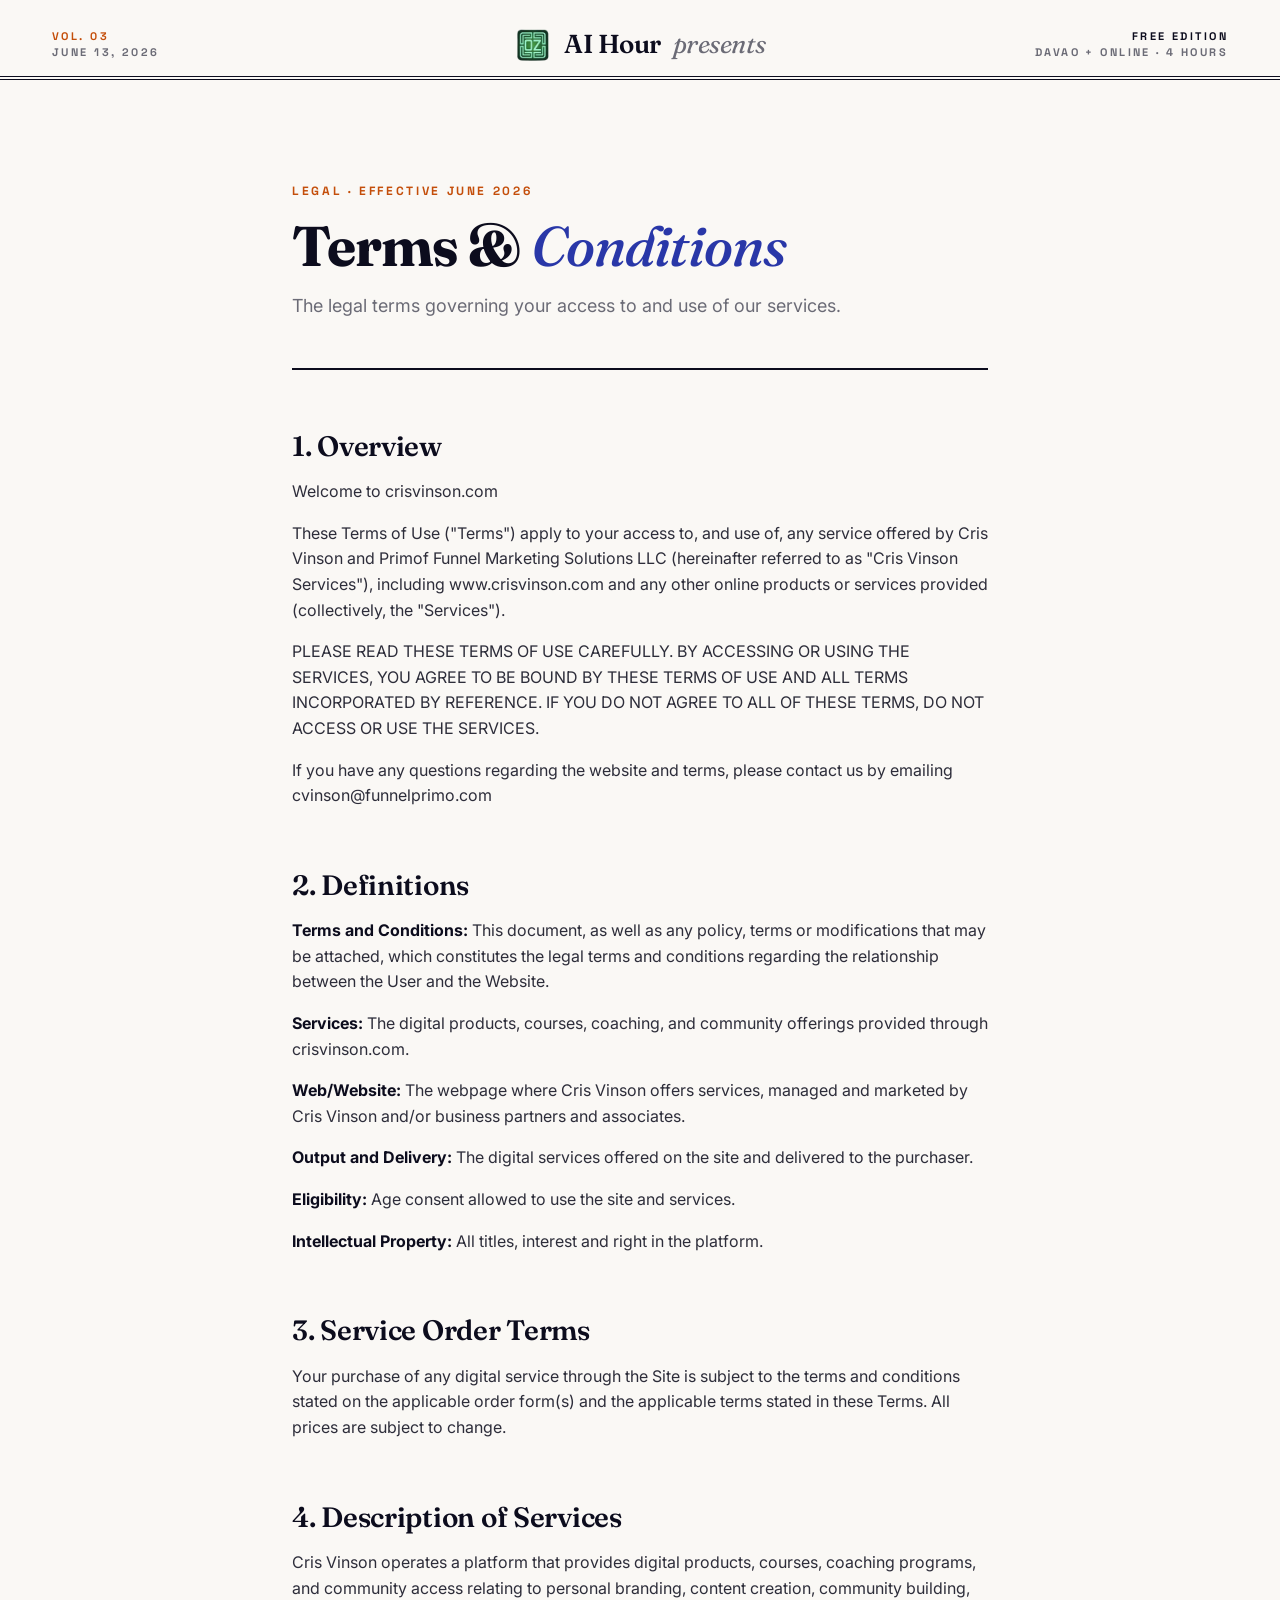
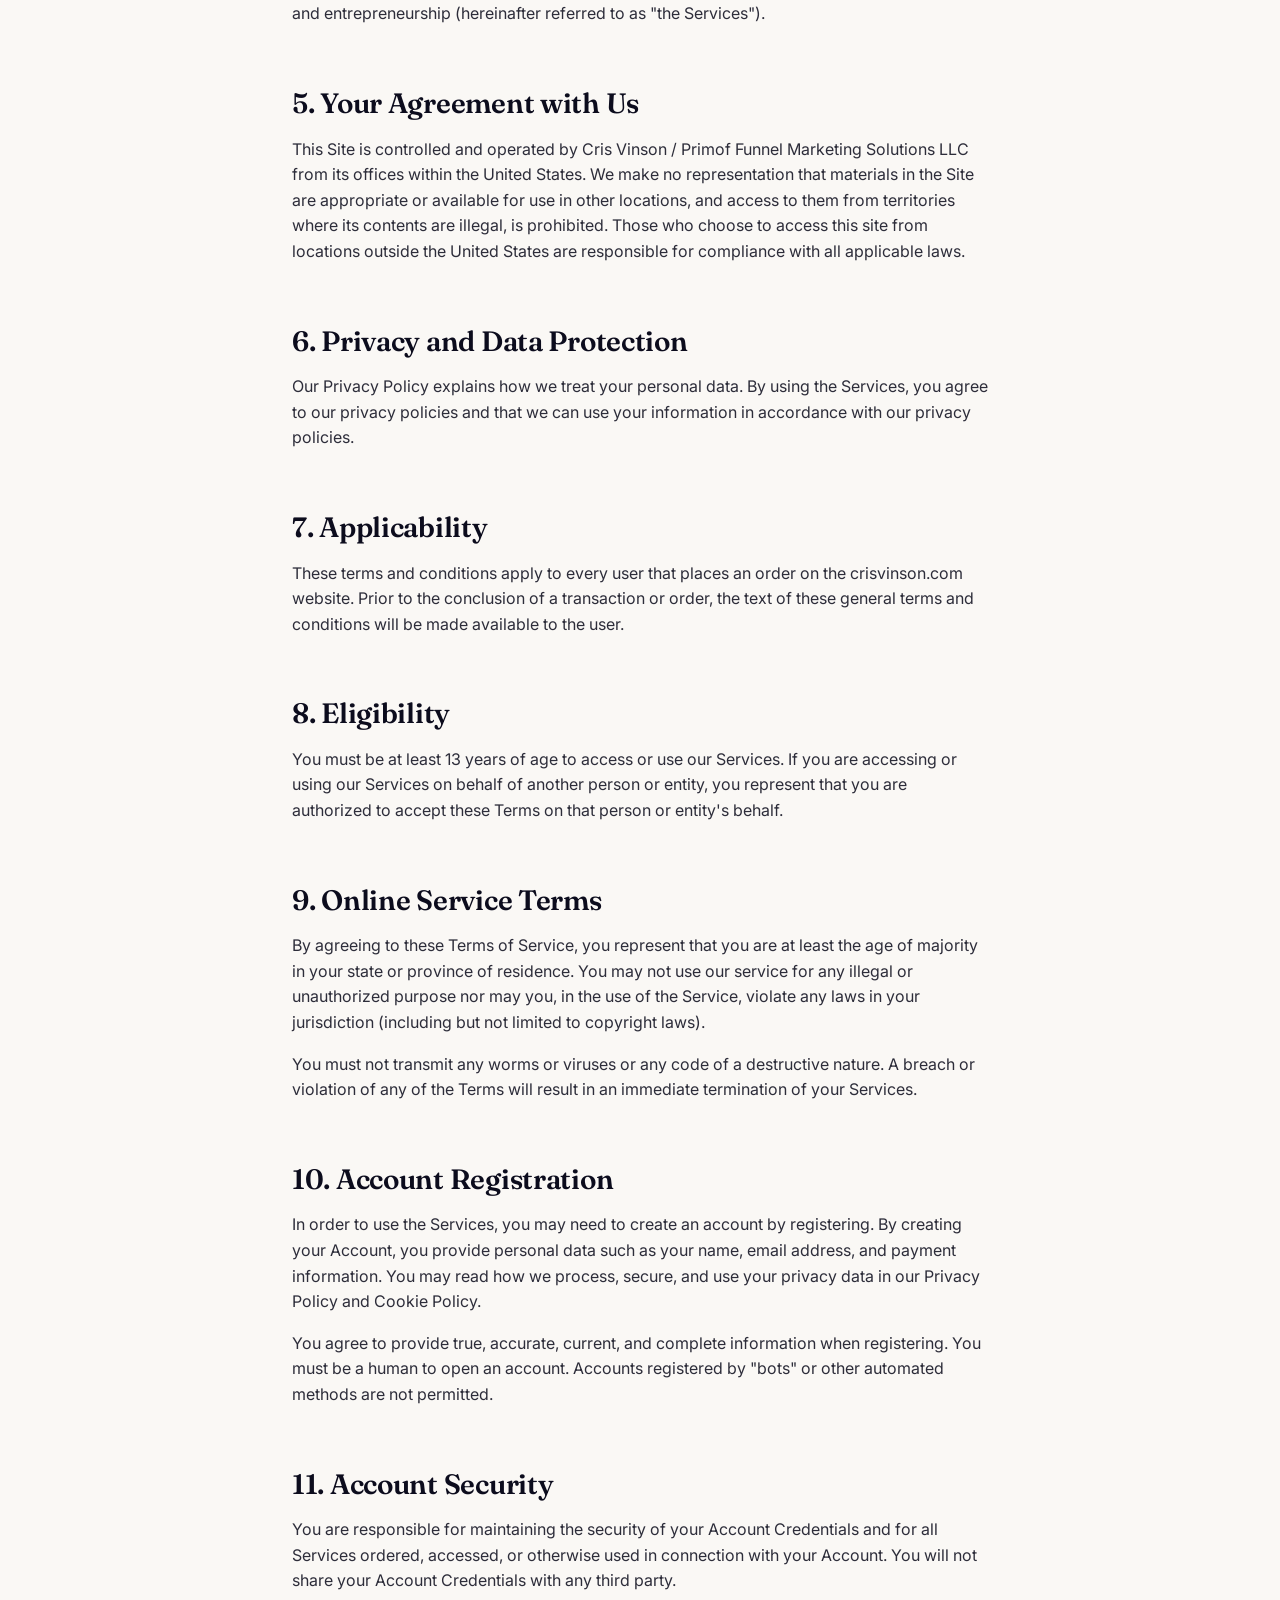
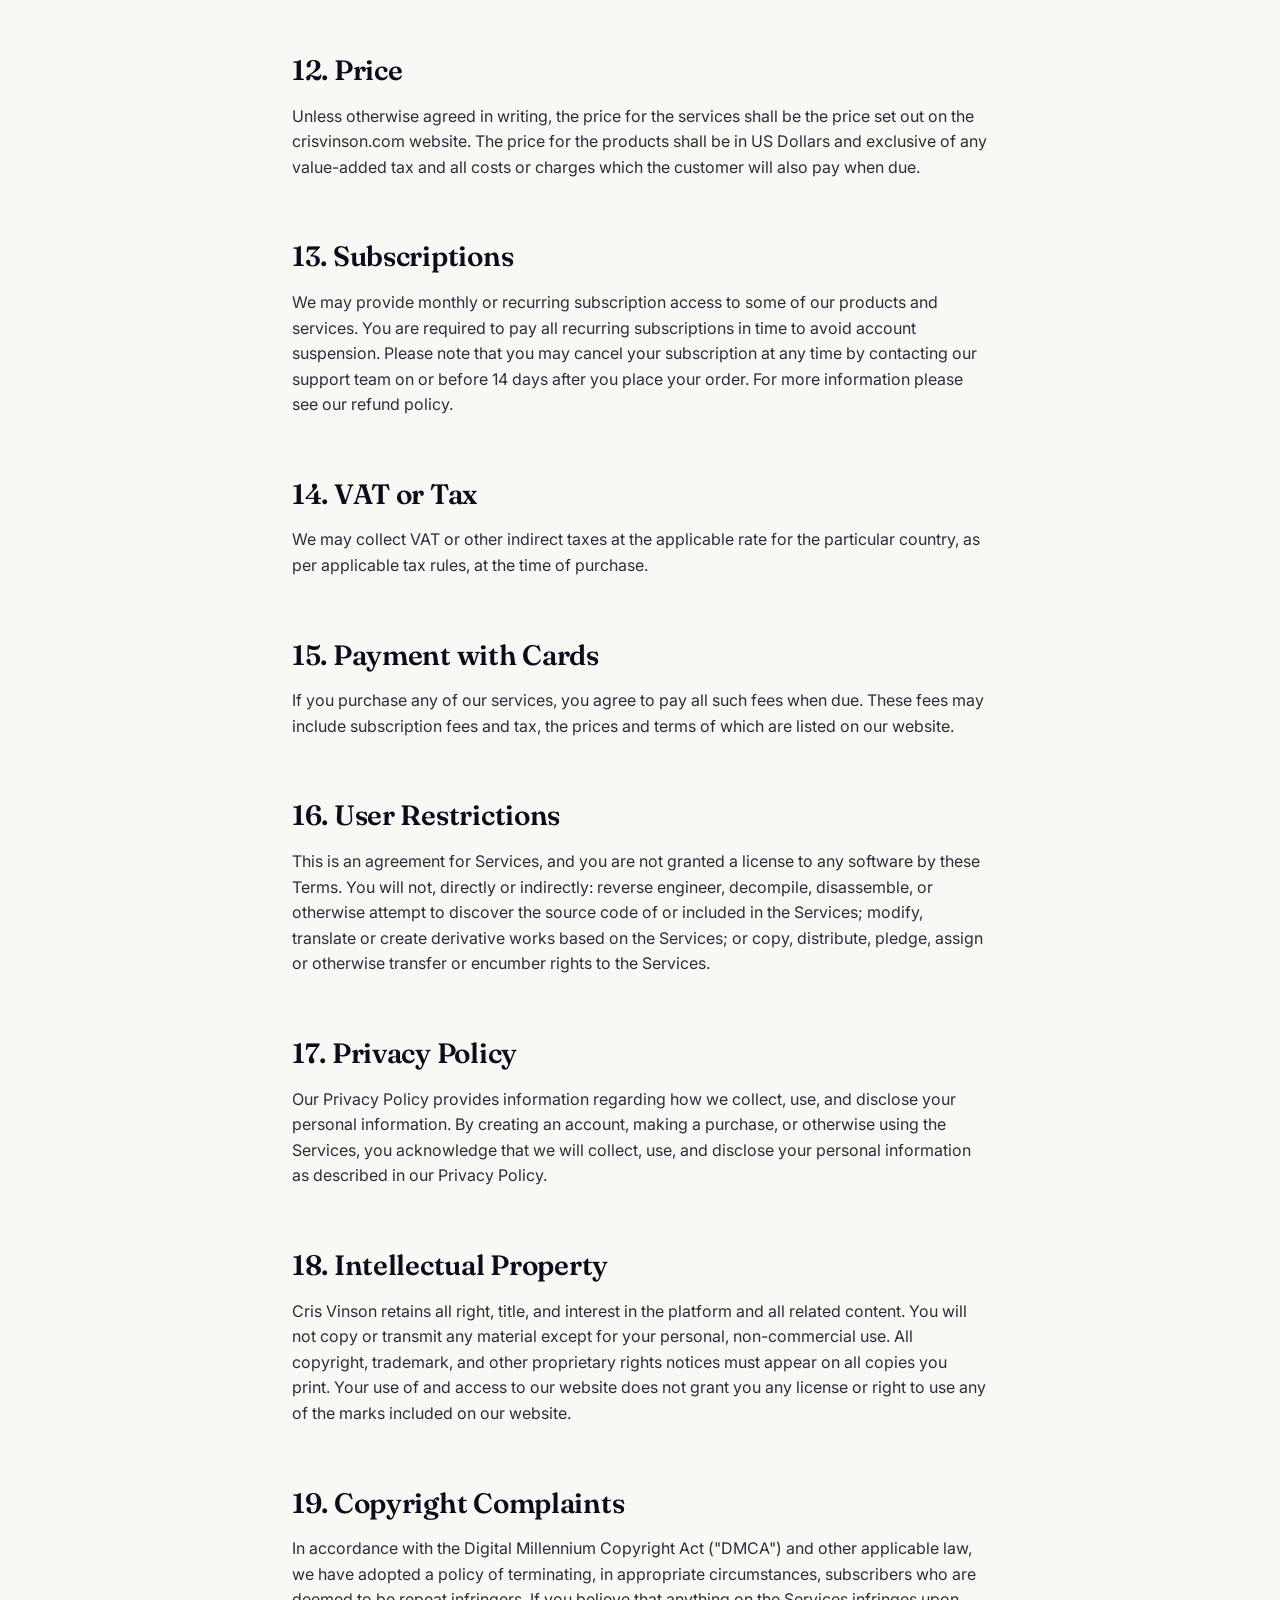
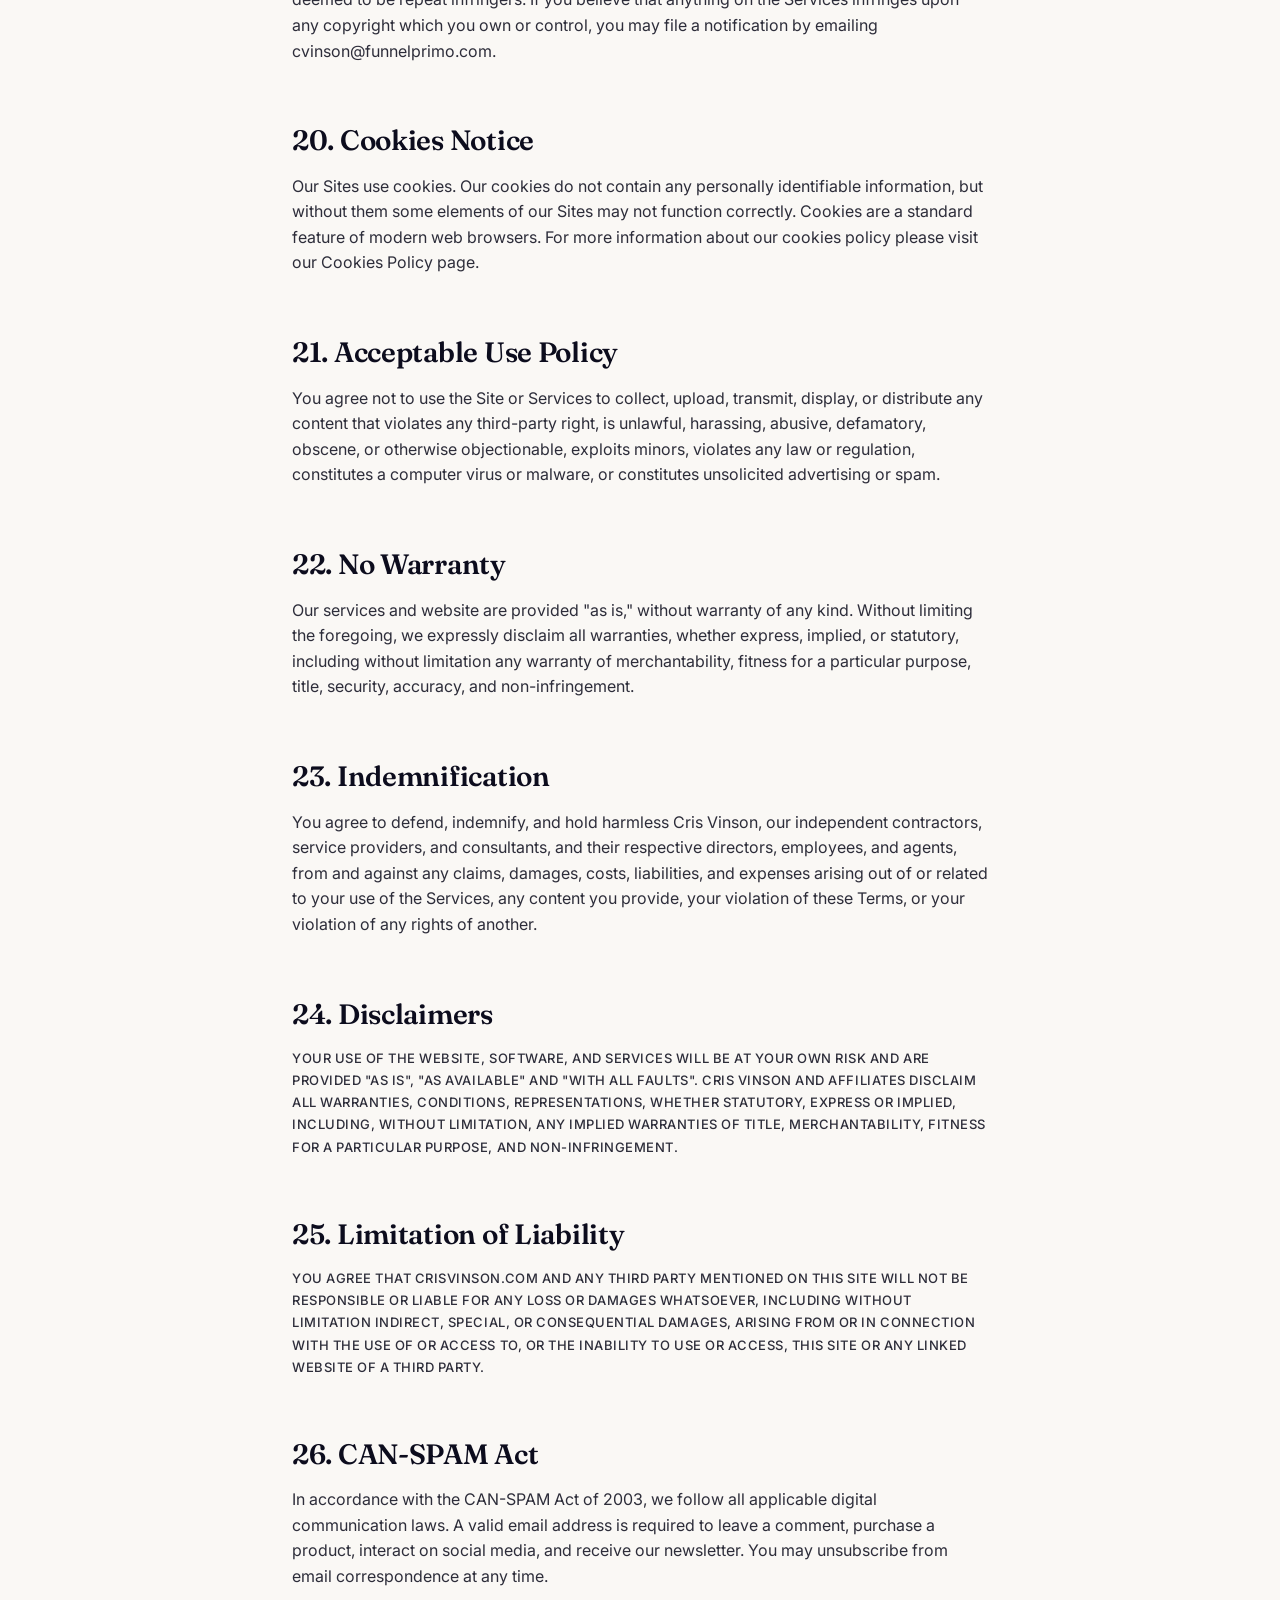
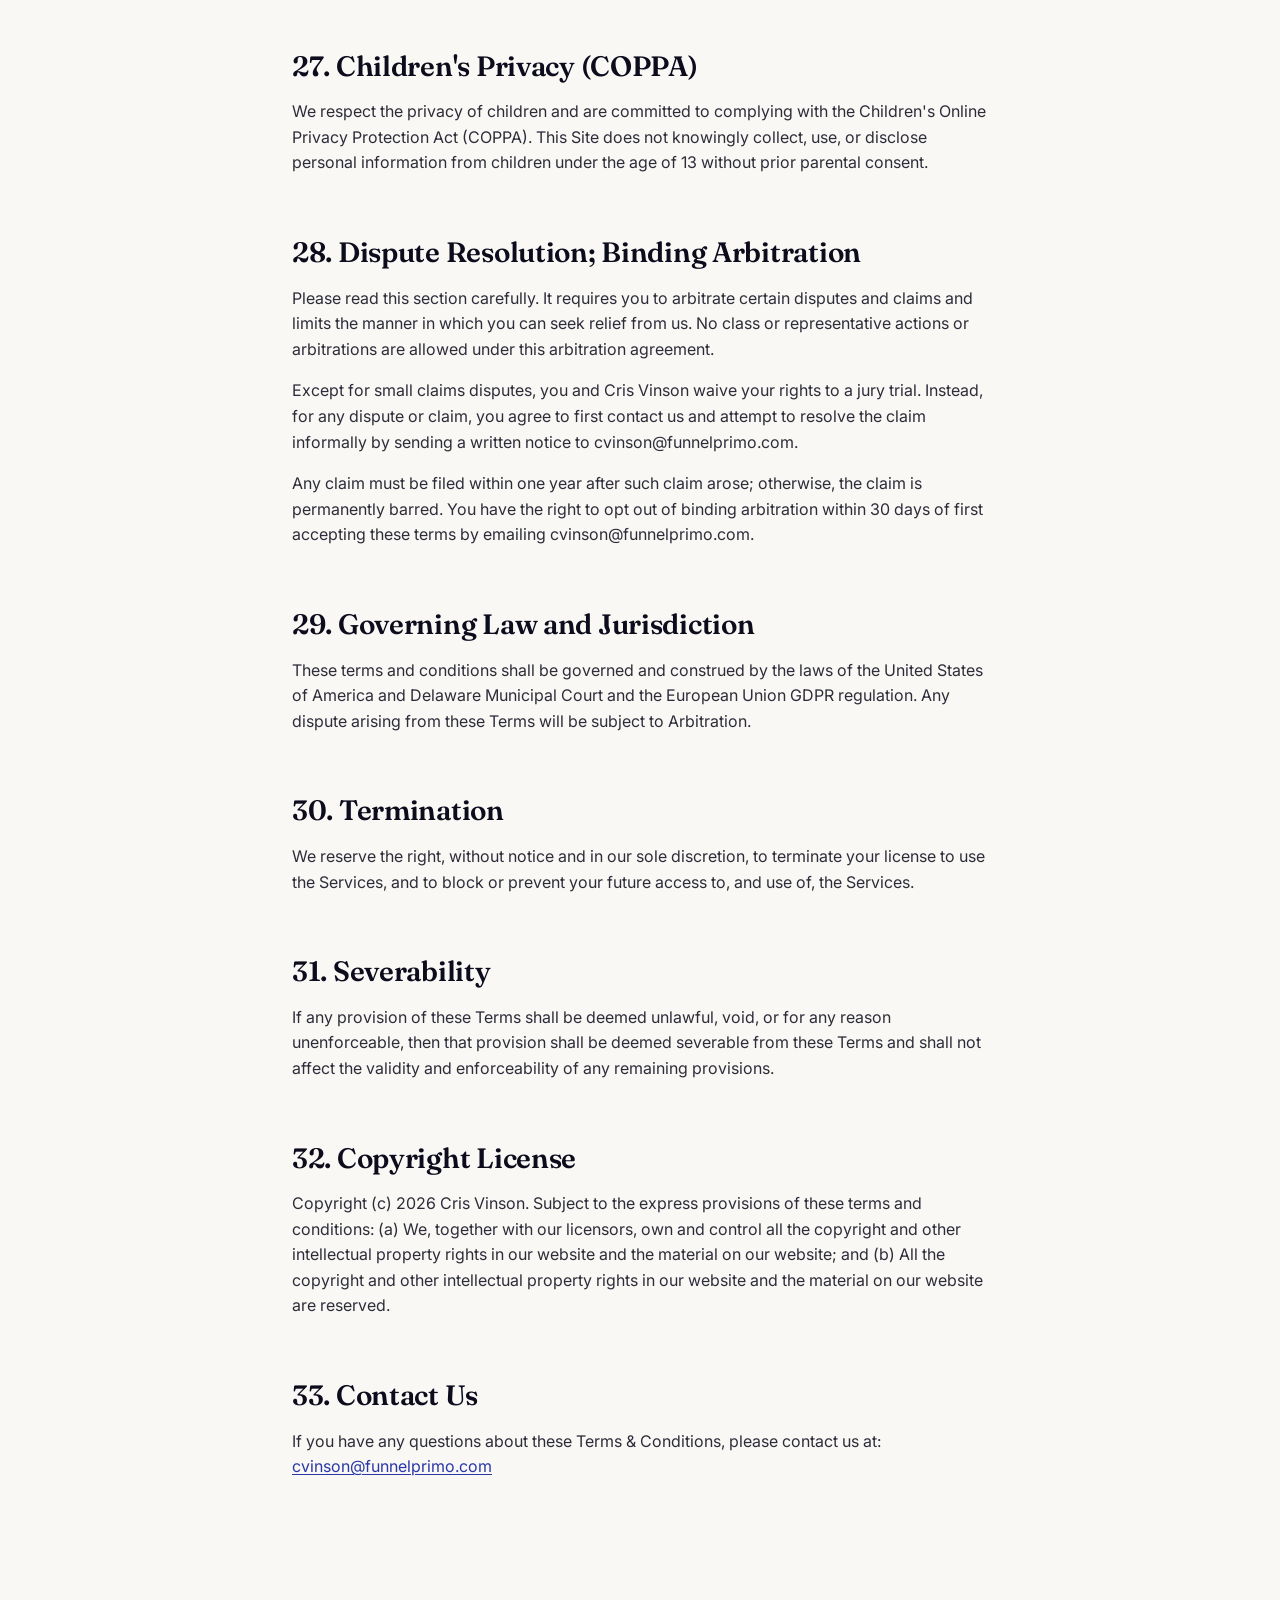
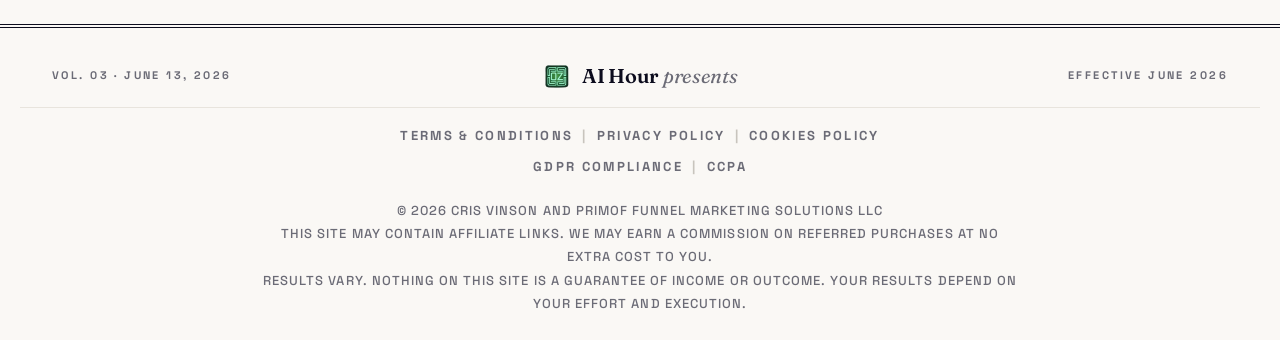
<file: terms.html>
<!doctype html>
<html lang="en">
<head>
  <meta charset="utf-8">
  <meta name="viewport" content="width=device-width, initial-scale=1">
  <title>Terms of Service | AI Hour Claude for Founders</title>
  <meta name="description" content="Terms governing use of the AI Hour Claude for Founders funnel pages and workshop registration.">
  <meta name="robots" content="index, follow">
  <link rel="canonical" href="https://bonuses.crisvinson.com/terms">
  <meta name="theme-color" content="#c44e0a">
  <link rel="icon" type="image/webp" href="/assets/brand/oz-logo.webp">
  <link rel="apple-touch-icon" href="/assets/brand/oz-logo.webp">

  <!-- Open Graph -->
  <meta property="og:type" content="website">
  <meta property="og:title" content="Terms of Service | AI Hour Claude for Founders">
  <meta property="og:description" content="Terms governing use of the AI Hour Claude for Founders funnel pages and workshop registration.">
  <meta property="og:image" content="https://bonuses.crisvinson.com/assets/photos/DSCF4913.JPG">
  <meta property="og:url" content="https://bonuses.crisvinson.com/terms">
  <meta property="og:site_name" content="AI Hour Presents: Claude for Founders">
  <meta property="og:locale" content="en_PH">

  <!-- Twitter Card -->
  <meta name="twitter:card" content="summary_large_image">
  <meta name="twitter:title" content="Terms of Service | AI Hour Claude for Founders">
  <meta name="twitter:description" content="Terms governing use of the AI Hour Claude for Founders funnel pages and workshop registration.">
  <meta name="twitter:image" content="https://bonuses.crisvinson.com/assets/photos/DSCF4913.JPG">

  <link rel="preconnect" href="https://fonts.googleapis.com">
  <link rel="preconnect" href="https://fonts.gstatic.com" crossorigin>
  <link href="https://fonts.googleapis.com/css2?family=Inter:wght@400;500;600;700;800&family=Space+Grotesk:wght@500;600;700&family=Fraunces:opsz,wght@9..144,400;9..144,500;9..144,600;9..144,700;9..144,800&family=Caveat:wght@500;600;700&display=swap" rel="stylesheet">
  <link rel="stylesheet" href="styles.css">
</head>
<body>

  <!-- ============== 1. NEWSPAPER MASTHEAD NAV ============== -->
  <header class="masthead">
    <div class="masthead-inner">
      <div class="masthead-left">
        <strong>Vol. 03</strong><br>
        June 13, 2026
      </div>
      <a class="masthead-center" href="index.html">
        <img class="mark" src="assets/brand/oz-logo.webp" alt="Oz">
        AI Hour <em>presents</em>
      </a>
      <div class="masthead-right">
        <strong>Free Edition</strong>
        Davao + Online &middot; 4 hours
      </div>
    </div>
  </header>

  <!-- ============== 2. LEGAL PAGE BODY ============== -->
  <main class="legal-page">
    <header class="legal-page-head">
      <span class="legal-eyebrow">Legal &middot; Effective June 2026</span>
      <h1>Terms &amp; <em>Conditions</em></h1>
      <p class="legal-deck">The legal terms governing your access to and use of our services.</p>
    </header>

    <div class="legal-body">

      <section>
        <h2>1. Overview</h2>
        <p>Welcome to crisvinson.com</p>
        <p>These Terms of Use ("Terms") apply to your access to, and use of, any service offered by Cris Vinson and Primof Funnel Marketing Solutions LLC (hereinafter referred to as "Cris Vinson Services"), including www.crisvinson.com and any other online products or services provided (collectively, the "Services").</p>
        <p>PLEASE READ THESE TERMS OF USE CAREFULLY. BY ACCESSING OR USING THE SERVICES, YOU AGREE TO BE BOUND BY THESE TERMS OF USE AND ALL TERMS INCORPORATED BY REFERENCE. IF YOU DO NOT AGREE TO ALL OF THESE TERMS, DO NOT ACCESS OR USE THE SERVICES.</p>
        <p>If you have any questions regarding the website and terms, please contact us by emailing cvinson@funnelprimo.com</p>
      </section>

      <section>
        <h2>2. Definitions</h2>
        <p><strong>Terms and Conditions:</strong> This document, as well as any policy, terms or modifications that may be attached, which constitutes the legal terms and conditions regarding the relationship between the User and the Website.</p>
        <p><strong>Services:</strong> The digital products, courses, coaching, and community offerings provided through crisvinson.com.</p>
        <p><strong>Web/Website:</strong> The webpage where Cris Vinson offers services, managed and marketed by Cris Vinson and/or business partners and associates.</p>
        <p><strong>Output and Delivery:</strong> The digital services offered on the site and delivered to the purchaser.</p>
        <p><strong>Eligibility:</strong> Age consent allowed to use the site and services.</p>
        <p><strong>Intellectual Property:</strong> All titles, interest and right in the platform.</p>
      </section>

      <section>
        <h2>3. Service Order Terms</h2>
        <p>Your purchase of any digital service through the Site is subject to the terms and conditions stated on the applicable order form(s) and the applicable terms stated in these Terms. All prices are subject to change.</p>
      </section>

      <section>
        <h2>4. Description of Services</h2>
        <p>Cris Vinson operates a platform that provides digital products, courses, coaching programs, and community access relating to personal branding, content creation, community building, and entrepreneurship (hereinafter referred to as "the Services").</p>
      </section>

      <section>
        <h2>5. Your Agreement with Us</h2>
        <p>This Site is controlled and operated by Cris Vinson / Primof Funnel Marketing Solutions LLC from its offices within the United States. We make no representation that materials in the Site are appropriate or available for use in other locations, and access to them from territories where its contents are illegal, is prohibited. Those who choose to access this site from locations outside the United States are responsible for compliance with all applicable laws.</p>
      </section>

      <section>
        <h2>6. Privacy and Data Protection</h2>
        <p>Our Privacy Policy explains how we treat your personal data. By using the Services, you agree to our privacy policies and that we can use your information in accordance with our privacy policies.</p>
      </section>

      <section>
        <h2>7. Applicability</h2>
        <p>These terms and conditions apply to every user that places an order on the crisvinson.com website. Prior to the conclusion of a transaction or order, the text of these general terms and conditions will be made available to the user.</p>
      </section>

      <section>
        <h2>8. Eligibility</h2>
        <p>You must be at least 13 years of age to access or use our Services. If you are accessing or using our Services on behalf of another person or entity, you represent that you are authorized to accept these Terms on that person or entity's behalf.</p>
      </section>

      <section>
        <h2>9. Online Service Terms</h2>
        <p>By agreeing to these Terms of Service, you represent that you are at least the age of majority in your state or province of residence. You may not use our service for any illegal or unauthorized purpose nor may you, in the use of the Service, violate any laws in your jurisdiction (including but not limited to copyright laws).</p>
        <p>You must not transmit any worms or viruses or any code of a destructive nature. A breach or violation of any of the Terms will result in an immediate termination of your Services.</p>
      </section>

      <section>
        <h2>10. Account Registration</h2>
        <p>In order to use the Services, you may need to create an account by registering. By creating your Account, you provide personal data such as your name, email address, and payment information. You may read how we process, secure, and use your privacy data in our Privacy Policy and Cookie Policy.</p>
        <p>You agree to provide true, accurate, current, and complete information when registering. You must be a human to open an account. Accounts registered by "bots" or other automated methods are not permitted.</p>
      </section>

      <section>
        <h2>11. Account Security</h2>
        <p>You are responsible for maintaining the security of your Account Credentials and for all Services ordered, accessed, or otherwise used in connection with your Account. You will not share your Account Credentials with any third party.</p>
      </section>

      <section>
        <h2>12. Price</h2>
        <p>Unless otherwise agreed in writing, the price for the services shall be the price set out on the crisvinson.com website. The price for the products shall be in US Dollars and exclusive of any value-added tax and all costs or charges which the customer will also pay when due.</p>
      </section>

      <section>
        <h2>13. Subscriptions</h2>
        <p>We may provide monthly or recurring subscription access to some of our products and services. You are required to pay all recurring subscriptions in time to avoid account suspension. Please note that you may cancel your subscription at any time by contacting our support team on or before 14 days after you place your order. For more information please see our refund policy.</p>
      </section>

      <section>
        <h2>14. VAT or Tax</h2>
        <p>We may collect VAT or other indirect taxes at the applicable rate for the particular country, as per applicable tax rules, at the time of purchase.</p>
      </section>

      <section>
        <h2>15. Payment with Cards</h2>
        <p>If you purchase any of our services, you agree to pay all such fees when due. These fees may include subscription fees and tax, the prices and terms of which are listed on our website.</p>
      </section>

      <section>
        <h2>16. User Restrictions</h2>
        <p>This is an agreement for Services, and you are not granted a license to any software by these Terms. You will not, directly or indirectly: reverse engineer, decompile, disassemble, or otherwise attempt to discover the source code of or included in the Services; modify, translate or create derivative works based on the Services; or copy, distribute, pledge, assign or otherwise transfer or encumber rights to the Services.</p>
      </section>

      <section>
        <h2>17. Privacy Policy</h2>
        <p>Our Privacy Policy provides information regarding how we collect, use, and disclose your personal information. By creating an account, making a purchase, or otherwise using the Services, you acknowledge that we will collect, use, and disclose your personal information as described in our Privacy Policy.</p>
      </section>

      <section>
        <h2>18. Intellectual Property</h2>
        <p>Cris Vinson retains all right, title, and interest in the platform and all related content. You will not copy or transmit any material except for your personal, non-commercial use. All copyright, trademark, and other proprietary rights notices must appear on all copies you print. Your use of and access to our website does not grant you any license or right to use any of the marks included on our website.</p>
      </section>

      <section>
        <h2>19. Copyright Complaints</h2>
        <p>In accordance with the Digital Millennium Copyright Act ("DMCA") and other applicable law, we have adopted a policy of terminating, in appropriate circumstances, subscribers who are deemed to be repeat infringers. If you believe that anything on the Services infringes upon any copyright which you own or control, you may file a notification by emailing cvinson@funnelprimo.com.</p>
      </section>

      <section>
        <h2>20. Cookies Notice</h2>
        <p>Our Sites use cookies. Our cookies do not contain any personally identifiable information, but without them some elements of our Sites may not function correctly. Cookies are a standard feature of modern web browsers. For more information about our cookies policy please visit our Cookies Policy page.</p>
      </section>

      <section>
        <h2>21. Acceptable Use Policy</h2>
        <p>You agree not to use the Site or Services to collect, upload, transmit, display, or distribute any content that violates any third-party right, is unlawful, harassing, abusive, defamatory, obscene, or otherwise objectionable, exploits minors, violates any law or regulation, constitutes a computer virus or malware, or constitutes unsolicited advertising or spam.</p>
      </section>

      <section>
        <h2>22. No Warranty</h2>
        <p>Our services and website are provided "as is," without warranty of any kind. Without limiting the foregoing, we expressly disclaim all warranties, whether express, implied, or statutory, including without limitation any warranty of merchantability, fitness for a particular purpose, title, security, accuracy, and non-infringement.</p>
      </section>

      <section>
        <h2>23. Indemnification</h2>
        <p>You agree to defend, indemnify, and hold harmless Cris Vinson, our independent contractors, service providers, and consultants, and their respective directors, employees, and agents, from and against any claims, damages, costs, liabilities, and expenses arising out of or related to your use of the Services, any content you provide, your violation of these Terms, or your violation of any rights of another.</p>
      </section>

      <section>
        <h2>24. Disclaimers</h2>
        <p class="uppercase">YOUR USE OF THE WEBSITE, SOFTWARE, AND SERVICES WILL BE AT YOUR OWN RISK AND ARE PROVIDED "AS IS", "AS AVAILABLE" AND "WITH ALL FAULTS". CRIS VINSON AND AFFILIATES DISCLAIM ALL WARRANTIES, CONDITIONS, REPRESENTATIONS, WHETHER STATUTORY, EXPRESS OR IMPLIED, INCLUDING, WITHOUT LIMITATION, ANY IMPLIED WARRANTIES OF TITLE, MERCHANTABILITY, FITNESS FOR A PARTICULAR PURPOSE, AND NON-INFRINGEMENT.</p>
      </section>

      <section>
        <h2>25. Limitation of Liability</h2>
        <p class="uppercase">YOU AGREE THAT CRISVINSON.COM AND ANY THIRD PARTY MENTIONED ON THIS SITE WILL NOT BE RESPONSIBLE OR LIABLE FOR ANY LOSS OR DAMAGES WHATSOEVER, INCLUDING WITHOUT LIMITATION INDIRECT, SPECIAL, OR CONSEQUENTIAL DAMAGES, ARISING FROM OR IN CONNECTION WITH THE USE OF OR ACCESS TO, OR THE INABILITY TO USE OR ACCESS, THIS SITE OR ANY LINKED WEBSITE OF A THIRD PARTY.</p>
      </section>

      <section>
        <h2>26. CAN-SPAM Act</h2>
        <p>In accordance with the CAN-SPAM Act of 2003, we follow all applicable digital communication laws. A valid email address is required to leave a comment, purchase a product, interact on social media, and receive our newsletter. You may unsubscribe from email correspondence at any time.</p>
      </section>

      <section>
        <h2>27. Children's Privacy (COPPA)</h2>
        <p>We respect the privacy of children and are committed to complying with the Children's Online Privacy Protection Act (COPPA). This Site does not knowingly collect, use, or disclose personal information from children under the age of 13 without prior parental consent.</p>
      </section>

      <section>
        <h2>28. Dispute Resolution; Binding Arbitration</h2>
        <p>Please read this section carefully. It requires you to arbitrate certain disputes and claims and limits the manner in which you can seek relief from us. No class or representative actions or arbitrations are allowed under this arbitration agreement.</p>
        <p>Except for small claims disputes, you and Cris Vinson waive your rights to a jury trial. Instead, for any dispute or claim, you agree to first contact us and attempt to resolve the claim informally by sending a written notice to cvinson@funnelprimo.com.</p>
        <p>Any claim must be filed within one year after such claim arose; otherwise, the claim is permanently barred. You have the right to opt out of binding arbitration within 30 days of first accepting these terms by emailing cvinson@funnelprimo.com.</p>
      </section>

      <section>
        <h2>29. Governing Law and Jurisdiction</h2>
        <p>These terms and conditions shall be governed and construed by the laws of the United States of America and Delaware Municipal Court and the European Union GDPR regulation. Any dispute arising from these Terms will be subject to Arbitration.</p>
      </section>

      <section>
        <h2>30. Termination</h2>
        <p>We reserve the right, without notice and in our sole discretion, to terminate your license to use the Services, and to block or prevent your future access to, and use of, the Services.</p>
      </section>

      <section>
        <h2>31. Severability</h2>
        <p>If any provision of these Terms shall be deemed unlawful, void, or for any reason unenforceable, then that provision shall be deemed severable from these Terms and shall not affect the validity and enforceability of any remaining provisions.</p>
      </section>

      <section>
        <h2>32. Copyright License</h2>
        <p>Copyright (c) 2026 Cris Vinson. Subject to the express provisions of these terms and conditions: (a) We, together with our licensors, own and control all the copyright and other intellectual property rights in our website and the material on our website; and (b) All the copyright and other intellectual property rights in our website and the material on our website are reserved.</p>
      </section>

      <section>
        <h2>33. Contact Us</h2>
        <p>If you have any questions about these Terms &amp; Conditions, please contact us at: <a href="mailto:cvinson@funnelprimo.com">cvinson@funnelprimo.com</a></p>
      </section>

    </div>
  </main>

  <!-- ============== 3. NEWSPAPER FOOTER ============== -->
  <footer class="footer">
    <div class="footer-inner">
      <div class="footer-left">
        Vol. 03 &middot; June 13, 2026
      </div>
      <div class="footer-center">
        <img class="footer-mark" src="assets/brand/oz-logo.webp" alt="Oz" loading="lazy" decoding="async">
        AI Hour <em>presents</em>
      </div>
      <div class="footer-right">
        Effective June 2026
      </div>
    </div>
    <div class="footer-legal-block">
      <div class="footer-legal-row">
        <a href="terms.html">Terms &amp; Conditions</a>
        <span class="footer-legal-sep">|</span>
        <a href="privacy.html">Privacy Policy</a>
        <span class="footer-legal-sep">|</span>
        <a href="cookies.html">Cookies Policy</a>
      </div>
      <div class="footer-legal-row">
        <a href="privacy.html">GDPR Compliance</a>
        <span class="footer-legal-sep">|</span>
        <a href="privacy.html">CCPA</a>
      </div>
      <div class="footer-fineprint">
        &copy; 2026 Cris Vinson and Primof Funnel Marketing Solutions LLC<br>
        This site may contain affiliate links. We may earn a commission on referred purchases at no extra cost to you.<br>
        Results vary. Nothing on this site is a guarantee of income or outcome. Your results depend on your effort and execution.
      </div>
    </div>
  </footer>

  <!-- VISUAL EDITOR — local only, never commit to GitHub -->
  <script>if(location.search.includes('edit')){const s=document.createElement('script');s.src='editor.js';document.body.appendChild(s);}</script>
</body>
</html>
</file>
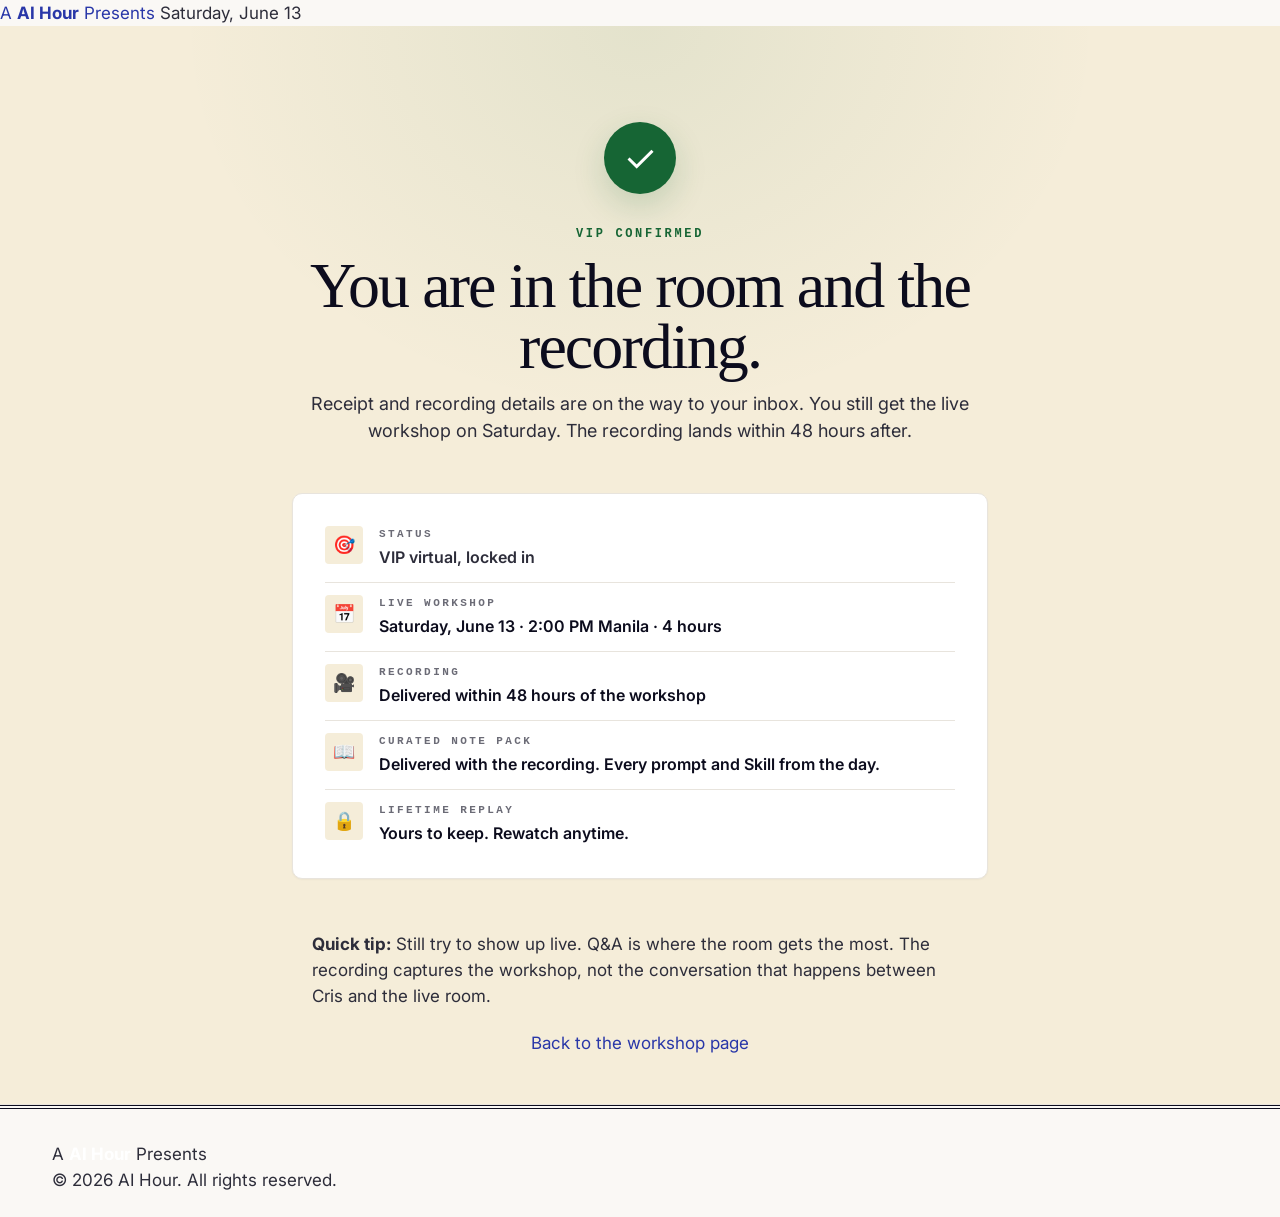
<file: vip-confirmed.html>
<!doctype html>
<html lang="en">
<head>
  <meta charset="utf-8">
  <meta name="viewport" content="width=device-width, initial-scale=1">
  <title>VIP Confirmed | Claude for Founders</title>
  <meta name="description" content="Your VIP seat is locked. Recording, prompt pack, Project template, lifetime access on the way.">
  <meta name="robots" content="noindex, follow">
  <link rel="canonical" href="https://bonuses.crisvinson.com/vip-confirmed">
  <meta name="theme-color" content="#c44e0a">
  <link rel="icon" type="image/webp" href="/assets/brand/oz-logo.webp">
  <link rel="apple-touch-icon" href="/assets/brand/oz-logo.webp">

  <!-- Open Graph -->
  <meta property="og:type" content="website">
  <meta property="og:title" content="VIP Confirmed | Claude for Founders">
  <meta property="og:description" content="Your VIP seat is locked. Recording, prompt pack, Project template, lifetime access on the way.">
  <meta property="og:image" content="https://bonuses.crisvinson.com/assets/photos/DSCF4913.JPG">
  <meta property="og:url" content="https://bonuses.crisvinson.com/vip-confirmed">
  <meta property="og:site_name" content="AI Hour Presents: Claude for Founders">
  <meta property="og:locale" content="en_PH">

  <!-- Twitter Card -->
  <meta name="twitter:card" content="summary_large_image">
  <meta name="twitter:title" content="VIP Confirmed | Claude for Founders">
  <meta name="twitter:description" content="Your VIP seat is locked. Recording, prompt pack, Project template, lifetime access on the way.">
  <meta name="twitter:image" content="https://bonuses.crisvinson.com/assets/photos/DSCF4913.JPG">

  <link rel="preconnect" href="https://fonts.googleapis.com">
  <link rel="preconnect" href="https://fonts.gstatic.com" crossorigin>
  <link href="https://fonts.googleapis.com/css2?family=Inter:wght@400;500;600;700;800&display=swap" rel="stylesheet">
  <link rel="stylesheet" href="styles.css">
</head>
<body>

  <nav class="nav">
    <div class="nav-inner">
      <a class="brand" href="index.html">
        <span class="brand-mark">A</span>
        <span class="brand-name"><strong>AI Hour</strong> Presents</span>
      </a>
      <span class="nav-cta">Saturday, June 13</span>
    </div>
  </nav>

  <section class="ty-hero">
    <div class="container-narrow">
      <div class="check" aria-hidden="true">&#10003;</div>
      <span class="eyebrow">VIP confirmed</span>
      <h1>You are in the room and the recording.</h1>
      <p style="font-size: 18px; color: var(--text-soft); margin-top: 12px;">Receipt and recording details are on the way to your inbox. You still get the live workshop on Saturday. The recording lands within 48 hours after.</p>

      <div class="ty-event-card">
        <div class="ty-event-row">
          <div class="ty-icon">&#127919;</div>
          <div>
            <div class="ty-label">Status</div>
            <div class="ty-value" style="color: var(--success);">VIP virtual, locked in</div>
          </div>
        </div>
        <div class="ty-event-row">
          <div class="ty-icon">&#128197;</div>
          <div>
            <div class="ty-label">Live workshop</div>
            <div class="ty-value">Saturday, June 13 &middot; 2:00 PM Manila &middot; 4 hours</div>
          </div>
        </div>
        <div class="ty-event-row">
          <div class="ty-icon">&#127909;</div>
          <div>
            <div class="ty-label">Recording</div>
            <div class="ty-value">Delivered within 48 hours of the workshop</div>
          </div>
        </div>
        <div class="ty-event-row">
          <div class="ty-icon">&#128214;</div>
          <div>
            <div class="ty-label">Curated note pack</div>
            <div class="ty-value">Delivered with the recording. Every prompt and Skill from the day.</div>
          </div>
        </div>
        <div class="ty-event-row">
          <div class="ty-icon">&#128274;</div>
          <div>
            <div class="ty-label">Lifetime replay</div>
            <div class="ty-value">Yours to keep. Rewatch anytime.</div>
          </div>
        </div>
      </div>

      <div style="margin-top: 32px; padding: 20px; background: var(--accent-soft); border-radius: var(--radius-md); text-align: left;">
        <strong style="color: var(--accent);">Quick tip:</strong> Still try to show up live. Q&A is where the room gets the most. The recording captures the workshop, not the conversation that happens between Cris and the live room.
      </div>

      <a href="index.html" class="btn btn-outline" style="margin-top: 32px;">Back to the workshop page</a>
    </div>
  </section>

  <footer class="footer">
    <div class="container footer-row">
      <div class="brand">
        <span class="brand-mark">A</span>
        <span class="brand-name"><strong style="color: white;">AI Hour</strong> Presents</span>
      </div>
      <div>&copy; 2026 AI Hour. All rights reserved.</div>
    </div>
  </footer>

  <script>if(location.search.includes('edit')){const s=document.createElement('script');s.src='editor.js';document.body.appendChild(s);}</script>
</body>
</html>
</file>
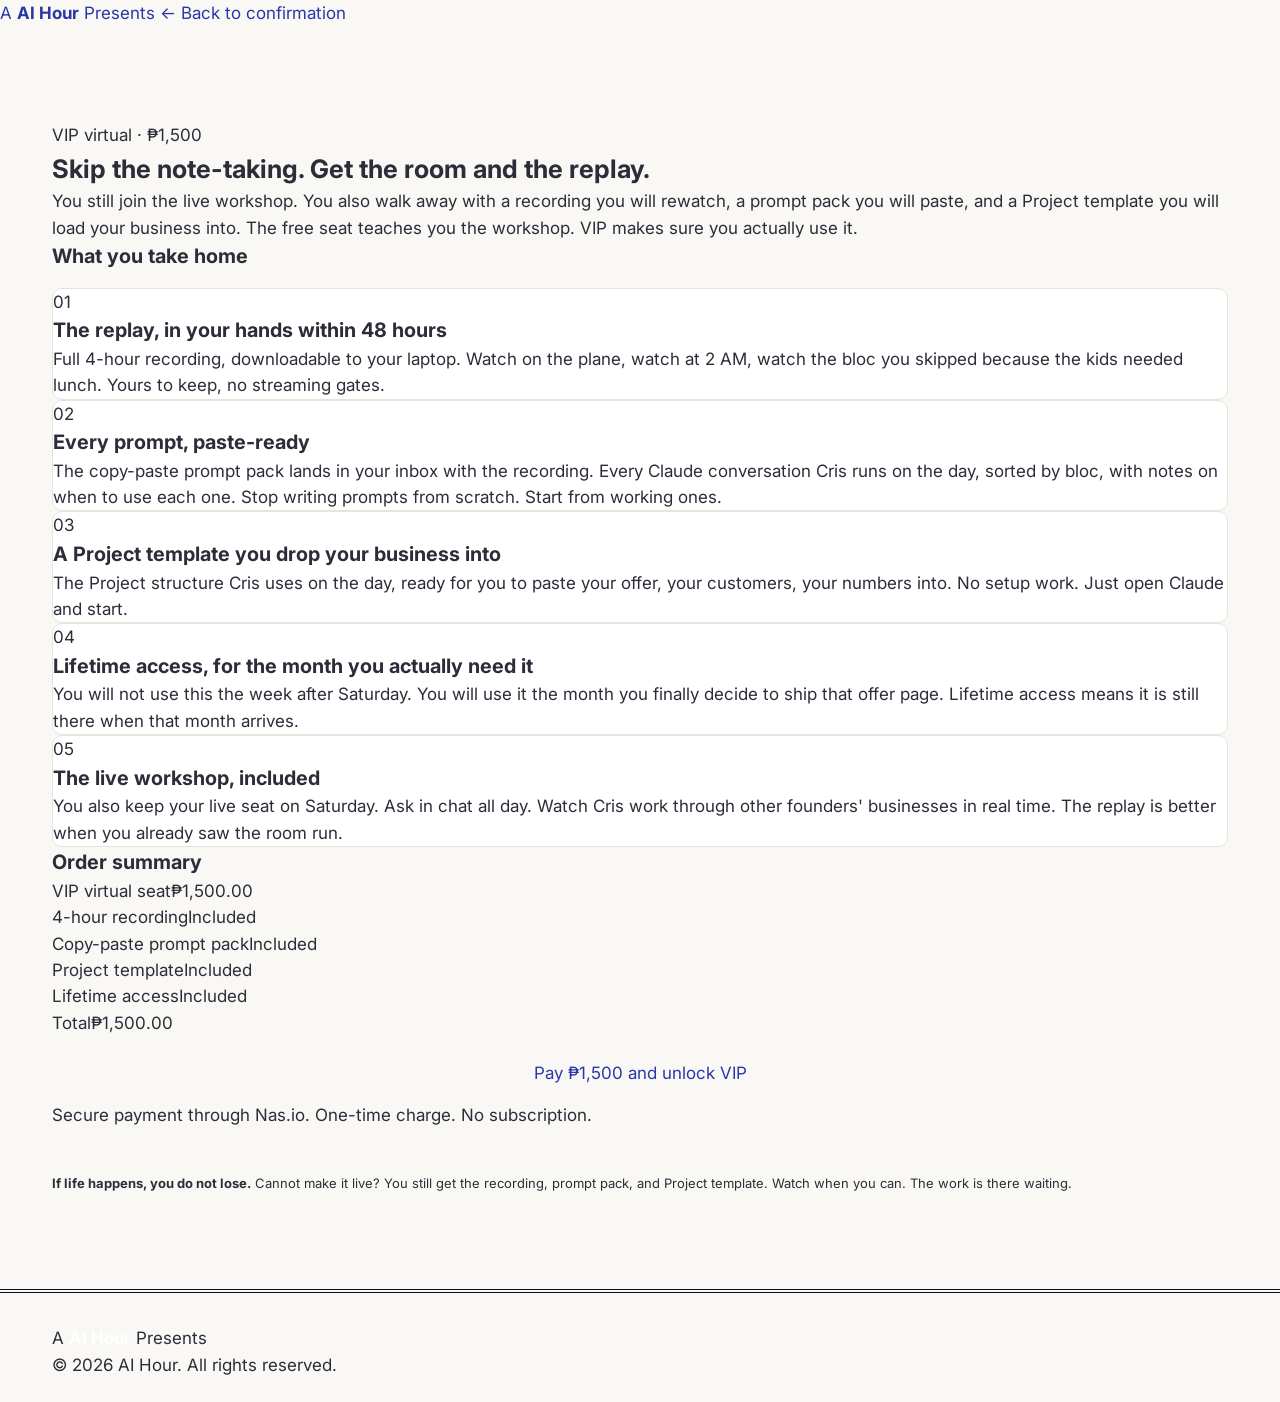
<file: vip.html>
<!doctype html>
<html lang="en">
<head>
  <meta charset="utf-8">
  <meta name="viewport" content="width=device-width, initial-scale=1">
  <title>Upgrade to VIP | Claude for Founders</title>
  <meta name="description" content="VIP virtual seat for the Claude for Founders workshop, 1,500 pesos. Full 4-hour recording, prompt pack, Project template, lifetime access.">
  <meta name="robots" content="index, follow">
  <link rel="canonical" href="https://bonuses.crisvinson.com/vip">
  <meta name="theme-color" content="#c44e0a">
  <link rel="icon" type="image/webp" href="/assets/brand/oz-logo.webp">
  <link rel="apple-touch-icon" href="/assets/brand/oz-logo.webp">

  <!-- Open Graph -->
  <meta property="og:type" content="website">
  <meta property="og:title" content="Upgrade to VIP | Claude for Founders">
  <meta property="og:description" content="VIP virtual seat for the Claude for Founders workshop, 1,500 pesos. Full 4-hour recording, prompt pack, Project template, lifetime access.">
  <meta property="og:image" content="https://bonuses.crisvinson.com/assets/photos/DSCF4913.JPG">
  <meta property="og:url" content="https://bonuses.crisvinson.com/vip">
  <meta property="og:site_name" content="AI Hour Presents: Claude for Founders">
  <meta property="og:locale" content="en_PH">

  <!-- Twitter Card -->
  <meta name="twitter:card" content="summary_large_image">
  <meta name="twitter:title" content="Upgrade to VIP | Claude for Founders">
  <meta name="twitter:description" content="VIP virtual seat for the Claude for Founders workshop, 1,500 pesos. Full 4-hour recording, prompt pack, Project template, lifetime access.">
  <meta name="twitter:image" content="https://bonuses.crisvinson.com/assets/photos/DSCF4913.JPG">

  <link rel="preconnect" href="https://fonts.googleapis.com">
  <link rel="preconnect" href="https://fonts.gstatic.com" crossorigin>
  <link href="https://fonts.googleapis.com/css2?family=Inter:wght@400;500;600;700;800&display=swap" rel="stylesheet">
  <link rel="stylesheet" href="styles.css">
</head>
<body>

  <nav class="nav">
    <div class="nav-inner">
      <a class="brand" href="index.html">
        <span class="brand-mark">A</span>
        <span class="brand-name"><strong>AI Hour</strong> Presents</span>
      </a>
      <a class="nav-cta" href="thanks.html">&larr; Back to confirmation</a>
    </div>
  </nav>

  <section class="section">
    <div class="container">
      <div class="section-header" style="text-align: left; margin-left: 0;">
        <span class="eyebrow">VIP virtual &middot; &#8369;1,500</span>
        <h2>Skip the note-taking. Get the room and the replay.</h2>
        <p style="font-size: 17px;">You still join the live workshop. You also walk away with a recording you will rewatch, a prompt pack you will paste, and a Project template you will load your business into. The free seat teaches you the workshop. VIP makes sure you actually use it.</p>
      </div>

      <div class="checkout-grid">

        <!-- LEFT: details -->
        <div>
          <h3 style="margin-bottom: 16px;">What you take home</h3>
          <div class="outcomes" style="margin-top: 0; grid-template-columns: 1fr;">
            <div class="outcome">
              <span class="outcome-num">01</span>
              <h3>The replay, in your hands within 48 hours</h3>
              <p>Full 4-hour recording, downloadable to your laptop. Watch on the plane, watch at 2 AM, watch the bloc you skipped because the kids needed lunch. Yours to keep, no streaming gates.</p>
            </div>
            <div class="outcome">
              <span class="outcome-num">02</span>
              <h3>Every prompt, paste-ready</h3>
              <p>The copy-paste prompt pack lands in your inbox with the recording. Every Claude conversation Cris runs on the day, sorted by bloc, with notes on when to use each one. Stop writing prompts from scratch. Start from working ones.</p>
            </div>
            <div class="outcome">
              <span class="outcome-num">03</span>
              <h3>A Project template you drop your business into</h3>
              <p>The Project structure Cris uses on the day, ready for you to paste your offer, your customers, your numbers into. No setup work. Just open Claude and start.</p>
            </div>
            <div class="outcome">
              <span class="outcome-num">04</span>
              <h3>Lifetime access, for the month you actually need it</h3>
              <p>You will not use this the week after Saturday. You will use it the month you finally decide to ship that offer page. Lifetime access means it is still there when that month arrives.</p>
            </div>
            <div class="outcome">
              <span class="outcome-num">05</span>
              <h3>The live workshop, included</h3>
              <p>You also keep your live seat on Saturday. Ask in chat all day. Watch Cris work through other founders' businesses in real time. The replay is better when you already saw the room run.</p>
            </div>
          </div>
        </div>

        <!-- RIGHT: payment -->
        <aside class="checkout-summary">
          <h3>Order summary</h3>
          <div class="summary-line"><span>VIP virtual seat</span><span>&#8369;1,500.00</span></div>
          <div class="summary-line"><span>4-hour recording</span><span>Included</span></div>
          <div class="summary-line"><span>Copy-paste prompt pack</span><span>Included</span></div>
          <div class="summary-line"><span>Project template</span><span>Included</span></div>
          <div class="summary-line"><span>Lifetime access</span><span>Included</span></div>
          <div class="summary-total"><span>Total</span><span>&#8369;1,500.00</span></div>

          <a href="https://nas.com/checkout-global?communityId=6914a0425307e96cb2687f18&amp;communityCode=CIVY_2&amp;requestor=whatsappSignup&amp;linkClicked=https%3A%2F%2Fnas.com%2Fportal%2Fevents%2Fmanage%3Fid%3D6a194dc895959974223291a7%26activeCommunityId%3D6914a0425307e96cb2687f18%26tab%3Dregistration&amp;sourceInfoType=event&amp;sourceInfoOrigin=6a194dc895959974223291a7" target="_blank" rel="noopener" class="btn btn-primary btn-lg" style="margin-top: 24px; display: block; text-align: center; text-decoration: none;">Pay &#8369;1,500 and unlock VIP</a>
          <p class="form-meta" style="margin-top: 16px;">Secure payment through Nas.io. One-time charge. No subscription.</p>

          <div style="margin-top: 24px; padding-top: 20px; border-top: 1px solid var(--border); font-size: 13px; color: var(--text-soft); line-height: 1.6;">
            <strong style="color: var(--text);">If life happens, you do not lose.</strong> Cannot make it live? You still get the recording, prompt pack, and Project template. Watch when you can. The work is there waiting.
          </div>
        </aside>

      </div>
    </div>
  </section>

  <div class="sticky-cta">
    <span class="sticky-price">&#8369;1,500</span>
    <a href="https://nas.com/checkout-global?communityId=6914a0425307e96cb2687f18&amp;communityCode=CIVY_2&amp;requestor=whatsappSignup&amp;linkClicked=https%3A%2F%2Fnas.com%2Fportal%2Fevents%2Fmanage%3Fid%3D6a194dc895959974223291a7%26activeCommunityId%3D6914a0425307e96cb2687f18%26tab%3Dregistration&amp;sourceInfoType=event&amp;sourceInfoOrigin=6a194dc895959974223291a7" target="_blank" rel="noopener" class="btn btn-primary" style="text-decoration: none;">Unlock VIP</a>
  </div>

  <footer class="footer">
    <div class="container footer-row">
      <div class="brand">
        <span class="brand-mark">A</span>
        <span class="brand-name"><strong style="color: white;">AI Hour</strong> Presents</span>
      </div>
      <div>&copy; 2026 AI Hour. All rights reserved.</div>
    </div>
  </footer>

  <script>if(location.search.includes('edit')){const s=document.createElement('script');s.src='editor.js';document.body.appendChild(s);}</script>
</body>
</html>
</file>
<file: styles.css>
/* ==========================================================================
   AI Hour Presents: Claude for Founders — Editorial Landing Page
   Magazine Mix: Newspaper masthead + Cinema hero + Mosaic outcomes +
   Filmstrip proof + Polaroid scrapbook + Newspaper FAQ + Cinema CTA.
   Locked palette: warm cream + indigo + Claude orange.
   Locked type: Fraunces (display) + Inter (body) + Space Grotesk (mono) + Caveat (handwritten).
   ========================================================================== */

:root {
  /* Colors */
  --c-bg: #faf8f5;
  --c-bg-warm: #f5edd9;
  --c-surface: #ffffff;
  --c-ink: #0c0c1d;
  --c-body: #2d2d3a;
  --c-mute: #6b6b76;
  --c-rule: #e8e4dd;
  --c-rule-strong: #c8c4bd;
  --c-primary: #2937a8;
  --c-primary-hover: #1f2a8a;
  --c-warm: #c44e0a;
  --c-warm-hover: #a83f08;
  --c-warm-soft: #fdf1e7;
  --c-cream-light: #fff8e4;
  --c-success: #166534;

  /* Type families */
  --font-display: "Fraunces", "Times New Roman", Georgia, serif;
  --font-body: "Inter", -apple-system, BlinkMacSystemFont, "Segoe UI", Helvetica, Arial, sans-serif;
  --font-mono: "Space Grotesk", "JetBrains Mono", "SF Mono", Menlo, monospace;
  --font-hand: "Caveat", "Comic Sans MS", cursive;

  /* Spacing */
  --s-1: 4px;
  --s-2: 8px;
  --s-3: 12px;
  --s-4: 16px;
  --s-5: 24px;
  --s-6: 32px;
  --s-7: 48px;
  --s-8: 64px;
  --s-9: 96px;
  --s-10: 128px;

  /* Shapes */
  --r-sm: 4px;
  --r-md: 10px;
  --r-lg: 20px;
  --r-full: 9999px;

  /* Shadows */
  --shadow-sm: 0 1px 2px rgba(12, 12, 29, 0.04);
  --shadow-md: 0 6px 24px rgba(12, 12, 29, 0.08);
  --shadow-lg: 0 24px 64px rgba(12, 12, 29, 0.14);

  --container: 1240px;
  --container-narrow: 760px;
}

* { box-sizing: border-box; margin: 0; padding: 0; }

html { scroll-behavior: smooth; }

body {
  font-family: var(--font-body);
  font-size: 17px;
  line-height: 1.55;
  color: var(--c-body);
  background: var(--c-bg);
  -webkit-font-smoothing: antialiased;
  text-rendering: optimizeLegibility;
}

img { max-width: 100%; display: block; }

a { color: var(--c-primary); text-decoration: none; }
a:hover { color: var(--c-primary-hover); }

/* Containers */
.container { max-width: var(--container); margin: 0 auto; padding: 0 32px; }
.container-narrow { max-width: var(--container-narrow); margin: 0 auto; padding: 0 32px; }

.section { padding: var(--s-9) 0; }

@media (max-width: 768px) {
  .section { padding: var(--s-7) 0; }
  .container, .container-narrow { padding: 0 20px; }
}


/* ==========================================================================
   1. NEWSPAPER MASTHEAD NAV
   ========================================================================== */

.masthead {
  background: var(--c-bg);
  padding: var(--s-5) 0 var(--s-3);
  border-bottom: 4px double var(--c-ink);
  position: sticky; top: 0; z-index: 50;
}

.masthead-inner {
  max-width: var(--container);
  margin: 0 auto;
  padding: 0 32px;
  display: grid;
  grid-template-columns: 1fr auto 1fr;
  align-items: center;
  gap: var(--s-5);
}

.masthead-left, .masthead-right {
  font-family: var(--font-mono);
  font-size: 11px; font-weight: 700;
  letter-spacing: 0.22em; text-transform: uppercase;
  color: var(--c-mute);
  line-height: 1.5;
}
.masthead-left strong { color: var(--c-warm); }
.masthead-right { text-align: right; }
.masthead-right strong { color: var(--c-ink); display: block; }

.masthead-center {
  display: flex; align-items: center; gap: 12px;
  font-family: var(--font-display);
  font-size: 26px; font-weight: 600;
  color: var(--c-ink); letter-spacing: -0.018em;
  white-space: nowrap;
}
.masthead-center .mark {
  width: 38px; height: 38px; border-radius: 8px;
  display: block; object-fit: cover;
  background: transparent;
}
.masthead-center em { font-style: italic; color: var(--c-mute); font-weight: 400; }

@media (max-width: 768px) {
  .masthead-inner { grid-template-columns: 1fr auto; gap: var(--s-3); }
  .masthead-right { display: none; }
  .masthead-center { font-size: 20px; }
  .masthead-center .mark { width: 32px; height: 32px; }
}


/* Brand logo lockup primitives */
img.brand-logo {
  width: 38px; height: 38px;
  border-radius: 8px;
  display: block; object-fit: cover;
}
img.brand-logo.size-sm { width: 28px; height: 28px; }
img.brand-logo.size-md { width: 44px; height: 44px; }
img.brand-logo.size-lg { width: 64px; height: 64px; }

/* Footer mark (small) */
.footer-center .footer-mark {
  width: 28px; height: 28px; border-radius: 6px;
  display: inline-block; object-fit: cover;
  vertical-align: -7px;
  margin-right: 8px;
}

/* Hero studio mark */
.hero-studio-mark {
  width: 32px; height: 32px; border-radius: 6px;
  display: inline-block; object-fit: cover;
  vertical-align: -10px;
  margin-right: 10px;
}

/* Bio: Cris Vinson logo lockup */
.bio-logo-row {
  display: flex; align-items: center; gap: var(--s-3);
  margin-bottom: var(--s-2);
}
.bio-logo {
  width: 56px; height: 56px;
  border-radius: 10px;
  object-fit: cover;
  display: block;
  flex-shrink: 0;
}
.bio-logo-row .bio-credit { margin-bottom: 0; }


/* ==========================================================================
   2. CINEMA HERO
   ========================================================================== */

.hero {
  position: relative;
  min-height: 720px;
  background:
    linear-gradient(180deg, rgba(12,12,29,0.55) 0%, rgba(12,12,29,0.20) 30%, rgba(12,12,29,0.35) 55%, rgba(12,12,29,0.88) 85%, rgba(12,12,29,0.96) 100%),
    radial-gradient(ellipse 60% 60% at 50% 50%, rgba(41,55,168,0.22) 0%, transparent 70%),
    url('assets/photos/DSCF4913.JPG') center 75%/cover no-repeat;
  color: white;
  overflow: hidden;
}
.hero::after {
  content: "";
  position: absolute; inset: 0;
  background:
    radial-gradient(ellipse 80% 50% at 50% 100%, rgba(196,78,10,0.20) 0%, transparent 70%),
    repeating-linear-gradient(0deg, rgba(0,0,0,0.025) 0 1px, transparent 1px 3px);
  pointer-events: none;
}

.hero-frame {
  position: relative; z-index: 2;
  max-width: var(--container);
  margin: 0 auto;
  padding: var(--s-8) 32px var(--s-7);
  display: grid; grid-template-rows: auto 1fr auto;
  min-height: 720px;
}

.hero-credits {
  display: flex; justify-content: space-between; align-items: flex-start;
}
.hero-studio {
  font-family: var(--font-mono);
  font-size: 12px; font-weight: 700;
  letter-spacing: 0.28em; text-transform: uppercase;
  color: rgba(255,255,255,0.78);
  line-height: 1.5;
}
.hero-studio strong {
  display: block;
  font-family: var(--font-display);
  font-size: 22px; font-weight: 600; color: white;
  text-transform: none; letter-spacing: -0.015em;
  margin-top: 6px;
}
.hero-studio strong em { font-style: italic; color: rgba(255,255,255,0.72); font-weight: 400; }

.hero-rating {
  display: flex; flex-direction: column; align-items: flex-end; gap: 8px;
}
.hero-rating .row {
  display: flex; align-items: center; gap: 10px;
  font-family: var(--font-mono);
  font-size: 12px; font-weight: 700;
  letter-spacing: 0.22em; text-transform: uppercase;
  color: rgba(255,255,255,0.7);
}
.hero-rating .badge {
  padding: 4px 10px;
  border: 1.5px solid rgba(255,255,255,0.78);
  font-weight: 700; color: white;
}

.hero-title {
  align-self: end;
  padding: var(--s-7) 0 var(--s-5);
  display: flex; flex-direction: column; gap: var(--s-3);
  max-width: 1100px;
}
.hero-presenter {
  font-family: var(--font-mono);
  font-size: 13px; font-weight: 700;
  letter-spacing: 0.32em; text-transform: uppercase;
  color: rgba(255,255,255,0.78);
}
.hero-word {
  font-family: var(--font-display);
  font-style: italic; font-weight: 500;
  font-size: clamp(96px, 18vw, 280px);
  line-height: 0.85;
  letter-spacing: -0.05em;
  color: white;
  font-variation-settings: "opsz" 144, "SOFT" 50;
  text-shadow: 0 4px 32px rgba(0,0,0,0.55);
}
.hero-word em { color: #ffcfa8; font-style: italic; }
.hero-subline {
  font-family: var(--font-mono);
  font-weight: 700;
  font-size: clamp(18px, 2.2vw, 28px);
  letter-spacing: 0.14em; text-transform: uppercase;
  color: white;
}
.hero-subline em {
  font-family: var(--font-display); font-style: italic;
  font-weight: 500; letter-spacing: -0.005em;
  text-transform: none; color: rgba(255,255,255,0.78);
}

.hero-billing {
  border-top: 1.5px solid rgba(255,255,255,0.22);
  padding-top: var(--s-5);
  display: grid; grid-template-columns: 1fr auto 1fr; gap: var(--s-7);
  align-items: center;
}
.hero-billing .item {
  font-family: var(--font-mono);
  font-size: 11px; font-weight: 700;
  letter-spacing: 0.22em; text-transform: uppercase;
  color: rgba(255,255,255,0.6); line-height: 1.4;
}
.hero-billing .item strong {
  display: block; font-family: var(--font-display);
  font-size: 22px; font-weight: 600; color: white;
  text-transform: none; letter-spacing: -0.01em;
  margin-top: 4px;
}
.hero-billing .center {
  font-family: var(--font-mono);
  text-align: center;
  font-size: 12px; font-weight: 700;
  letter-spacing: 0.22em; text-transform: uppercase;
  color: rgba(255,255,255,0.7);
}
.hero-billing .center strong {
  display: block;
  font-family: var(--font-body);
  font-size: 24px; font-weight: 700; color: white;
  letter-spacing: -0.015em; text-transform: none;
  margin-top: 6px;
}
.hero-billing .right { text-align: right; }

@media (max-width: 768px) {
  .hero { min-height: 600px; }
  .hero-frame { padding: var(--s-6) 20px var(--s-5); min-height: 600px; }
  .hero-credits { flex-direction: column; gap: var(--s-4); }
  .hero-rating { align-items: flex-start; }
  .hero-title { padding: var(--s-5) 0; }
  .hero-billing { grid-template-columns: 1fr; gap: var(--s-4); text-align: left; }
  .hero-billing .right { text-align: left; }
  .hero-billing .center { text-align: left; }
}


/* ==========================================================================
   3. REGISTRATION BAND (below hero)
   ========================================================================== */

.reg-band {
  background: var(--c-bg-warm);
  padding: var(--s-8) 0;
  border-bottom: 1px solid var(--c-rule);
}

.reg-inner {
  max-width: var(--container);
  margin: 0 auto;
  padding: 0 32px;
  display: grid;
  grid-template-columns: 1.1fr 0.9fr;
  gap: var(--s-8);
  align-items: center;
}

.reg-left .label {
  font-family: var(--font-mono);
  font-size: 13px; font-weight: 700;
  letter-spacing: 0.22em; text-transform: uppercase;
  color: var(--c-warm); margin-bottom: var(--s-3);
}
.reg-left h2 {
  font-family: var(--font-display);
  font-weight: 500;
  font-size: clamp(36px, 4vw, 56px);
  line-height: 0.95;
  letter-spacing: -0.03em;
  color: var(--c-ink);
  font-variation-settings: "opsz" 144;
}
.reg-left h2 em { font-style: italic; color: var(--c-primary); font-weight: 500; }
.reg-left p {
  font-family: var(--font-display); font-style: italic;
  font-size: 19px; font-weight: 400; line-height: 1.4;
  color: var(--c-mute); margin-top: var(--s-4); max-width: 460px;
}

.reg-form {
  background: var(--c-surface);
  border: 1.5px solid var(--c-rule-strong);
  border-radius: var(--r-md);
  padding: var(--s-6);
  display: flex; flex-direction: column; gap: var(--s-3);
}
.reg-form .form-label {
  font-family: var(--font-mono);
  font-size: 11px; font-weight: 700;
  letter-spacing: 0.22em; text-transform: uppercase;
  color: var(--c-mute);
}
.reg-form input {
  width: 100%;
  padding: 14px 16px;
  border-radius: var(--r-sm);
  border: 1.5px solid var(--c-rule-strong);
  font-family: var(--font-body);
  font-size: 16px;
  color: var(--c-ink);
  background: var(--c-bg);
}
.reg-form input:focus {
  outline: none;
  border-color: var(--c-ink);
  box-shadow: 0 0 0 3px rgba(12,12,29,0.08);
}
.reg-form .btn-cta {
  position: relative;
  width: 100%;
  padding: 16px 56px;
  background: var(--c-ink);
  color: white;
  font-family: var(--font-mono);
  font-weight: 700;
  font-size: 14px;
  letter-spacing: 0.18em;
  text-transform: uppercase;
  text-align: center;
  border: none;
  border-radius: var(--r-sm);
  cursor: pointer;
  display: flex; align-items: center; justify-content: center;
  transition: background 0.15s;
}
.reg-form .btn-cta:hover { background: var(--c-primary); }
.reg-form .btn-cta .arrow {
  position: absolute;
  right: 14px; top: 50%;
  transform: translateY(-50%);
  width: 28px; height: 28px; border-radius: 999px;
  background: var(--c-warm); display: grid; place-items: center;
  font-size: 16px; font-family: var(--font-body); font-weight: 700;
  letter-spacing: 0;
}
.reg-form .form-foot {
  font-family: var(--font-mono);
  font-size: 10px; font-weight: 600;
  letter-spacing: 0.18em; text-transform: uppercase;
  color: var(--c-mute); text-align: center; margin-top: var(--s-2);
}

@media (max-width: 900px) {
  .reg-inner { grid-template-columns: 1fr; gap: var(--s-5); }
}


/* ==========================================================================
   4. MOSAIC OUTCOMES (Poster D pattern)
   ========================================================================== */

.section-eyebrow {
  font-family: var(--font-mono);
  font-size: 12px; font-weight: 700;
  letter-spacing: 0.22em; text-transform: uppercase;
  color: var(--c-warm);
}
.section-folio {
  font-family: var(--font-mono);
  font-size: 11px; font-weight: 700;
  letter-spacing: 0.22em; text-transform: uppercase;
  color: var(--c-mute);
}
.section-head {
  display: flex; justify-content: space-between; align-items: baseline;
  padding-bottom: var(--s-4);
  margin-bottom: var(--s-7);
  border-bottom: 2px solid var(--c-ink);
}
.section-head h2 {
  font-family: var(--font-display);
  font-weight: 500;
  font-size: clamp(40px, 4.4vw, 64px);
  line-height: 0.9;
  letter-spacing: -0.035em;
  color: var(--c-ink);
  font-variation-settings: "opsz" 144;
  flex: 1;
}
.section-head h2 em { font-style: italic; color: var(--c-primary); font-weight: 500; }
.section-head .deck {
  font-family: var(--font-display); font-style: italic;
  font-size: 20px; color: var(--c-mute); font-weight: 400;
  margin-top: var(--s-3); max-width: 580px; line-height: 1.4;
}
.section-head-stack { display: flex; flex-direction: column; align-items: flex-start; gap: var(--s-3); }

.outcomes-mosaic {
  display: grid;
  grid-template-columns: 1.4fr 1fr 1fr;
  grid-template-rows: 1fr 1fr;
  gap: var(--s-4);
}
.outcome {
  background: var(--c-surface);
  border: 1.5px solid var(--c-rule);
  border-radius: var(--r-md);
  overflow: hidden;
  display: flex; flex-direction: column;
  transition: border-color 0.2s;
}
.outcome:hover { border-color: var(--c-ink); }
.outcome.large { grid-row: 1 / 3; }

.outcome-photo {
  aspect-ratio: 16/9;
  background-size: cover; background-position: center;
  position: relative;
}
.outcome.large .outcome-photo { aspect-ratio: 4/3; }
.outcome-photo .tag {
  position: absolute; top: 14px; left: 14px;
  padding: 5px 11px;
  background: rgba(250,248,245,0.92);
  backdrop-filter: blur(10px);
  font-family: var(--font-mono);
  font-size: 11px; font-weight: 700;
  letter-spacing: 0.22em; text-transform: uppercase;
  color: var(--c-ink);
  border-radius: var(--r-full);
}

.outcome-body {
  padding: var(--s-5) var(--s-5) var(--s-6);
  display: flex; flex-direction: column; gap: var(--s-2);
}
.outcome-body h3 {
  font-family: var(--font-display);
  font-weight: 500;
  font-size: 24px;
  line-height: 1.1;
  letter-spacing: -0.02em;
  color: var(--c-ink);
}
.outcome-body h3 em { font-style: italic; color: var(--c-primary); font-weight: 500; }
.outcome.large .outcome-body h3 { font-size: 30px; }
.outcome-body p {
  font-family: var(--font-body);
  font-size: 15px; line-height: 1.5;
  color: var(--c-body);
}
.outcome.large .outcome-body p { font-size: 17px; }

@media (max-width: 900px) {
  .outcomes-mosaic { grid-template-columns: 1fr; grid-template-rows: auto; }
  .outcome.large { grid-row: auto; }
  .outcome.large .outcome-photo { aspect-ratio: 16/9; }
}


/* ==========================================================================
   5. FILMSTRIP BLC PROOF (Poster E pattern)
   ========================================================================== */

.section-soft { background: var(--c-bg-warm); }

.filmstrip {
  background: var(--c-ink);
  padding: var(--s-6) var(--s-4);
  display: grid; grid-template-columns: repeat(3, 1fr); gap: var(--s-3);
  position: relative;
  border-radius: var(--r-sm);
}
.filmstrip::before, .filmstrip::after {
  content: ""; position: absolute; left: 0; right: 0; height: 8px;
  background-image: radial-gradient(circle, var(--c-bg-warm) 2px, transparent 3px);
  background-size: 14px 8px; background-repeat: repeat-x;
}
.filmstrip::before { top: 4px; }
.filmstrip::after { bottom: 4px; }

.frame {
  position: relative;
  background: var(--c-bg);
  border-radius: var(--r-sm);
  overflow: hidden;
  display: flex; flex-direction: column;
}
.frame-photo {
  aspect-ratio: 4/3;
  background-size: cover; background-position: center;
  position: relative;
}
.frame-photo::after {
  content: ""; position: absolute; inset: 0;
  background: linear-gradient(180deg, transparent 60%, rgba(12,12,29,0.55) 100%);
}
.frame-stamp {
  position: absolute; top: 12px; left: 12px;
  font-family: var(--font-mono);
  font-size: 11px; font-weight: 700;
  letter-spacing: 0.22em; text-transform: uppercase;
  color: white;
  background: var(--c-warm);
  padding: 4px 10px; border-radius: 3px;
  z-index: 2;
}

.frame-body {
  padding: var(--s-5);
  display: flex; flex-direction: column; gap: var(--s-3);
}
.frame-quote {
  font-family: var(--font-display); font-style: italic;
  font-size: 19px; font-weight: 400;
  line-height: 1.35;
  color: var(--c-ink);
}
.frame-attr {
  font-family: var(--font-mono);
  font-size: 11px; font-weight: 700;
  letter-spacing: 0.18em; text-transform: uppercase;
  color: var(--c-mute);
  padding-top: var(--s-3);
  border-top: 1px solid var(--c-rule);
}
.frame-attr strong { color: var(--c-ink); }

@media (max-width: 900px) {
  .filmstrip { grid-template-columns: 1fr; }
}


/* ==========================================================================
   5b. PROOF: VIDEO TESTIMONIAL + WORKING-SHOTS GALLERY
   ========================================================================== */

.proof-video {
  max-width: 960px;
  margin: 0 auto var(--s-7);
  display: flex; flex-direction: column;
  gap: var(--s-4);
}

.proof-video-frame {
  position: relative;
  aspect-ratio: 16/9;
  background: var(--c-ink);
  border-radius: var(--r-md);
  overflow: hidden;
  box-shadow: var(--shadow-lg);
}
.proof-video-frame iframe {
  position: absolute; inset: 0;
  width: 100%; height: 100%;
  border: 0;
}

.proof-video-caption {
  display: flex; justify-content: space-between; align-items: baseline;
  flex-wrap: wrap; gap: var(--s-3);
  padding: 0 var(--s-2);
}
.proof-video-caption .who {
  font-family: var(--font-display);
  font-weight: 500;
  font-size: 24px; line-height: 1.2;
  letter-spacing: -0.015em;
  color: var(--c-ink);
}
.proof-video-caption .who em {
  font-style: italic; color: var(--c-primary); font-weight: 500;
}
.proof-video-caption .who small {
  display: block;
  font-family: var(--font-mono);
  font-size: 11px; font-weight: 700;
  letter-spacing: 0.22em; text-transform: uppercase;
  color: var(--c-mute);
  margin-top: 4px;
  font-style: normal;
}
.proof-video-caption .play-meta {
  font-family: var(--font-mono);
  font-size: 11px; font-weight: 700;
  letter-spacing: 0.22em; text-transform: uppercase;
  color: var(--c-warm);
  display: inline-flex; align-items: center; gap: 8px;
}
.proof-video-caption .play-meta::before {
  content: ""; width: 8px; height: 8px; border-radius: 999px; background: var(--c-warm);
  animation: pulse 1.6s ease-in-out infinite;
}

/* Working-shots gallery */
.work-gallery-head {
  display: flex; justify-content: space-between; align-items: baseline;
  flex-wrap: wrap; gap: var(--s-3);
  padding-bottom: var(--s-3);
  border-bottom: 1px solid var(--c-rule);
  margin-bottom: var(--s-5);
}
.work-gallery-head .label {
  font-family: var(--font-mono);
  font-size: 12px; font-weight: 700;
  letter-spacing: 0.22em; text-transform: uppercase;
  color: var(--c-warm);
}
.work-gallery-head h3 {
  font-family: var(--font-display); font-style: italic;
  font-weight: 500;
  font-size: 22px; line-height: 1.3;
  letter-spacing: -0.01em;
  color: var(--c-ink);
}
.work-gallery-head .folio {
  font-family: var(--font-mono);
  font-size: 11px; font-weight: 700;
  letter-spacing: 0.22em; text-transform: uppercase;
  color: var(--c-mute);
}

.work-gallery {
  display: grid;
  grid-template-columns: 1.3fr 1fr 1fr;
  grid-template-rows: 1fr 1fr;
  gap: var(--s-3);
}
.work-tile {
  position: relative;
  background-size: cover; background-position: center;
  background-color: var(--c-ink);
  border-radius: var(--r-sm);
  overflow: hidden;
  min-height: 200px;
}
.work-tile::after {
  content: ""; position: absolute; inset: 0;
  background: linear-gradient(180deg, transparent 55%, rgba(12,12,29,0.72) 100%);
  pointer-events: none;
}
.work-tile.large {
  grid-row: 1 / 3;
}
.work-tile-cap {
  position: absolute; bottom: 14px; left: 14px; right: 14px;
  color: white; z-index: 2;
  display: flex; flex-direction: column; gap: 2px;
}
.work-tile-cap .tag {
  font-family: var(--font-mono);
  font-size: 10px; font-weight: 700;
  letter-spacing: 0.22em; text-transform: uppercase;
  color: rgba(255,255,255,0.78);
}
.work-tile-cap .moment {
  font-family: var(--font-body);
  font-size: 14px; font-weight: 600;
  line-height: 1.3;
}
.work-tile.large .work-tile-cap .moment { font-size: 16px; }

@media (max-width: 900px) {
  .work-gallery {
    grid-template-columns: 1fr 1fr;
    grid-template-rows: auto;
  }
  .work-tile.large { grid-row: auto; }
  .work-tile { min-height: 180px; }
}
@media (max-width: 600px) {
  .work-gallery { grid-template-columns: 1fr; }
  .work-tile { aspect-ratio: 16/10; min-height: 0; }
}


/* ==========================================================================
   6. CINEMA BILLING-BAR CRIS BIO
   ========================================================================== */

.bio {
  display: grid;
  grid-template-columns: 1.2fr 1fr;
  gap: var(--s-8);
  align-items: center;
}
.bio-photo {
  aspect-ratio: 4/3;
  background-size: cover; background-position: center 30%;
  background-color: var(--c-mute);
  border-radius: var(--r-md);
  position: relative;
  box-shadow: var(--shadow-md);
}
.bio-photo .photo-stamp {
  position: absolute; top: 18px; left: 18px;
  padding: 6px 12px;
  background: var(--c-warm); color: white;
  font-family: var(--font-mono);
  font-size: 11px; font-weight: 700;
  letter-spacing: 0.22em; text-transform: uppercase;
  border-radius: var(--r-full);
}

.bio-text { display: flex; flex-direction: column; gap: var(--s-4); }
.bio-credit {
  font-family: var(--font-mono);
  font-size: 13px; font-weight: 700;
  letter-spacing: 0.32em; text-transform: uppercase;
  color: var(--c-warm);
}
.bio-name {
  font-family: var(--font-display);
  font-weight: 500;
  font-size: clamp(48px, 5.4vw, 80px);
  line-height: 0.9;
  letter-spacing: -0.035em;
  color: var(--c-ink);
  font-variation-settings: "opsz" 144;
}
.bio-name em { font-style: italic; color: var(--c-primary); }
.bio-deck {
  font-family: var(--font-display); font-style: italic;
  font-size: 21px; font-weight: 400; line-height: 1.45;
  color: var(--c-body); max-width: 540px;
}
.bio-creds {
  display: flex; flex-wrap: wrap; gap: var(--s-3) var(--s-5);
  padding-top: var(--s-4);
  border-top: 1px solid var(--c-rule);
  font-family: var(--font-mono);
  font-size: 12px; font-weight: 700;
  letter-spacing: 0.18em; text-transform: uppercase;
  color: var(--c-mute);
}
.bio-creds strong { color: var(--c-ink); }
.bio-filter {
  font-family: var(--font-display);
  font-style: italic; font-weight: 500;
  font-size: 22px; line-height: 1.35;
  color: var(--c-ink);
  padding: var(--s-4) var(--s-5);
  background: var(--c-bg-warm);
  border-left: 3px solid var(--c-warm);
  border-radius: 0 var(--r-sm) var(--r-sm) 0;
}

@media (max-width: 900px) {
  .bio { grid-template-columns: 1fr; gap: var(--s-5); }
}


/* ==========================================================================
   7. POLAROID SCRAPBOOK PHOTO STRIP (Poster G pattern)
   ========================================================================== */

.scrapbook {
  position: relative;
  min-height: 560px;
  padding: var(--s-7) 0 var(--s-6);
}

.scrapbook-board {
  position: relative;
  width: 100%; height: 480px;
  max-width: 1100px;
  margin: 0 auto;
}

.polaroid {
  position: absolute;
  background: white;
  padding: 14px 14px 48px;
  box-shadow: 0 18px 48px rgba(12,12,29,0.22), 0 4px 12px rgba(12,12,29,0.10);
  border-radius: 4px;
}
.polaroid .img {
  width: 230px; height: 230px;
  background-size: cover; background-position: center;
}
.polaroid .cap {
  position: absolute; bottom: 14px; left: 0; right: 0;
  text-align: center;
  font-family: var(--font-hand);
  font-size: 26px; color: var(--c-body); line-height: 1;
  font-weight: 600;
}
.polaroid .tape {
  position: absolute;
  width: 100px; height: 24px;
  background: rgba(196,78,10,0.32);
  box-shadow: inset 0 0 0 1px rgba(255,255,255,0.4);
}

.p1 { top: 0; left: 4%; transform: rotate(-6deg); }
.p1 .tape { top: -10px; left: 60px; transform: rotate(-3deg); background: rgba(41,55,168,0.32); }
.p2 { top: 30px; left: 24%; transform: rotate(4deg); }
.p2 .tape { top: -10px; left: 80px; transform: rotate(4deg); }
.p3 { top: 0; right: 23%; transform: rotate(-3deg); }
.p3 .tape { top: -10px; left: 70px; transform: rotate(2deg); background: rgba(41,55,168,0.32); }
.p4 { top: 60px; right: 3%; transform: rotate(7deg); }
.p4 .tape { top: -10px; left: 65px; transform: rotate(-5deg); }
.p5 { top: 230px; left: 38%; transform: rotate(-2deg); }
.p5 .tape { top: -10px; left: 95px; transform: rotate(3deg); background: rgba(41,55,168,0.32); }

@media (max-width: 900px) {
  .scrapbook { min-height: auto; padding: var(--s-6) 0; }
  .scrapbook-board {
    height: auto; max-width: 100%;
    display: flex; flex-wrap: nowrap;
    overflow-x: auto;
    gap: var(--s-4);
    padding: var(--s-7) var(--s-5);
    scroll-snap-type: x mandatory;
    -webkit-overflow-scrolling: touch;
  }
  .polaroid {
    position: relative;
    top: 0 !important; left: 0 !important; right: auto !important;
    flex-shrink: 0;
    scroll-snap-align: start;
  }
  .polaroid .img { width: 200px; height: 200px; }
}


/* ==========================================================================
   8. NEWSPAPER FAQ (Poster I pattern)
   ========================================================================== */

.faq-grid {
  display: grid; grid-template-columns: 1fr 1fr;
  gap: 0;
  background: var(--c-bg);
  border-top: 4px double var(--c-ink);
  border-bottom: 4px double var(--c-ink);
}
.faq-item {
  padding: var(--s-5) var(--s-6);
  border-bottom: 1px solid var(--c-rule);
  border-right: 1px solid var(--c-rule);
}
.faq-item:nth-child(2n) { border-right: none; }
.faq-item:nth-last-child(-n+2) { border-bottom: none; }
.faq-item:last-child:nth-child(odd) { border-bottom: none; }

.faq-q {
  font-family: var(--font-mono);
  font-size: 12px; font-weight: 700;
  letter-spacing: 0.22em; text-transform: uppercase;
  color: var(--c-warm);
  margin-bottom: var(--s-2);
  display: flex; align-items: baseline; gap: var(--s-2);
}
.faq-q::before {
  content: "Q.";
  font-family: var(--font-display);
  font-style: italic; font-weight: 600;
  font-size: 18px; color: var(--c-warm);
  letter-spacing: -0.01em;
}
.faq-q-text { flex: 1; }

.faq-a {
  font-family: var(--font-body);
  font-size: 16px; line-height: 1.55;
  color: var(--c-body);
}
.faq-a::first-letter {
  font-family: var(--font-display);
  font-size: 42px;
  font-weight: 500;
  float: left;
  line-height: 0.85;
  margin: 4px 6px 0 0;
  color: var(--c-primary);
}

@media (max-width: 768px) {
  .faq-grid { grid-template-columns: 1fr; }
  .faq-item { border-right: none; padding: var(--s-5) var(--s-4); }
  .faq-item:nth-last-child(-n+2) { border-bottom: 1px solid var(--c-rule); }
  .faq-item:last-child { border-bottom: none; }
}


/* ==========================================================================
   9. CINEMA FINAL CTA (Poster H pattern)
   ========================================================================== */

.final-cta {
  position: relative;
  background:
    linear-gradient(180deg, rgba(12,12,29,0.20) 0%, rgba(12,12,29,0.70) 60%, rgba(12,12,29,0.95) 100%),
    radial-gradient(ellipse 60% 60% at 50% 30%, rgba(196,78,10,0.18) 0%, transparent 70%),
    url('assets/photos/DSCF4915.JPG') center 75%/cover no-repeat;
  color: white;
  padding: var(--s-9) 0;
  overflow: hidden;
}
.final-cta::after {
  content: ""; position: absolute; inset: 0;
  background: repeating-linear-gradient(0deg, rgba(0,0,0,0.025) 0 1px, transparent 1px 3px);
  pointer-events: none;
}

.final-inner {
  position: relative; z-index: 2;
  max-width: var(--container);
  margin: 0 auto;
  padding: 0 32px;
  display: flex; flex-direction: column; gap: var(--s-5);
  align-items: center;
  text-align: center;
}

.final-credit {
  font-family: var(--font-mono);
  font-size: 13px; font-weight: 700;
  letter-spacing: 0.32em; text-transform: uppercase;
  color: rgba(255,255,255,0.78);
}
.final-headline {
  font-family: var(--font-display);
  font-weight: 500;
  font-size: clamp(36px, 4.6vw, 68px);
  line-height: 0.95;
  letter-spacing: -0.03em;
  color: white;
  font-variation-settings: "opsz" 144;
  max-width: 1000px;
}
.final-headline em { font-style: italic; color: #ffcfa8; }
.final-deck {
  font-family: var(--font-display); font-style: italic;
  font-size: 21px; font-weight: 400; line-height: 1.45;
  color: rgba(255,255,255,0.88);
  max-width: 680px;
}

.final-bar {
  margin-top: var(--s-3);
  display: grid; grid-template-columns: auto auto auto; gap: var(--s-5);
  align-items: center;
  border-top: 1.5px solid rgba(255,255,255,0.22);
  padding-top: var(--s-5);
  max-width: 900px;
  width: 100%;
}
.final-bar .col {
  font-family: var(--font-mono);
  font-size: 11px; font-weight: 700;
  letter-spacing: 0.22em; text-transform: uppercase;
  color: rgba(255,255,255,0.6);
  text-align: left;
}
.final-bar .col strong {
  display: block; color: white; font-weight: 700; margin-top: 4px;
  font-size: 14px;
}
.final-bar .url {
  font-family: var(--font-body);
  font-size: clamp(20px, 2.4vw, 28px);
  font-weight: 700;
  letter-spacing: -0.015em;
  color: white;
  text-align: center;
}
.final-bar .url small {
  display: block;
  font-family: var(--font-mono);
  font-size: 11px; font-weight: 700;
  letter-spacing: 0.22em; text-transform: uppercase;
  color: rgba(255,255,255,0.6);
  margin-bottom: 4px;
}
.final-bar .cta-pill {
  padding: 16px 28px;
  background: var(--c-warm);
  color: white;
  font-family: var(--font-mono);
  font-size: 14px; font-weight: 700;
  letter-spacing: 0.18em; text-transform: uppercase;
  border-radius: var(--r-full);
  display: inline-flex; align-items: center; gap: 10px;
  text-decoration: none;
  transition: background 0.15s;
}
.final-bar .cta-pill:hover {
  background: var(--c-warm-hover);
  color: white;
}

@media (max-width: 768px) {
  .final-cta { padding: var(--s-7) 0; }
  .final-bar { grid-template-columns: 1fr; text-align: center; }
  .final-bar .col { text-align: center; }
}


/* ==========================================================================
   10. NEWSPAPER FOOTER
   ========================================================================== */

.footer {
  background: var(--c-bg);
  padding: var(--s-6) 0 var(--s-5);
  border-top: 4px double var(--c-ink);
}
.footer-inner {
  max-width: var(--container);
  margin: 0 auto;
  padding: 0 32px;
  display: grid; grid-template-columns: 1fr auto 1fr;
  gap: var(--s-5);
  align-items: center;
}
.footer-left, .footer-right {
  font-family: var(--font-mono);
  font-size: 11px; font-weight: 700;
  letter-spacing: 0.22em; text-transform: uppercase;
  color: var(--c-mute); line-height: 1.5;
}
.footer-right { text-align: right; }
.footer-center {
  font-family: var(--font-display);
  font-size: 20px; font-weight: 600;
  color: var(--c-ink); letter-spacing: -0.015em;
}
.footer-center em { font-style: italic; color: var(--c-mute); font-weight: 400; }

@media (max-width: 768px) {
  .footer-inner { grid-template-columns: 1fr; gap: var(--s-3); text-align: center; }
  .footer-right { text-align: center; }
}


/* ==========================================================================
   11. MOBILE STICKY CTA
   ========================================================================== */

.sticky-cta {
  display: none;
  position: fixed; bottom: 0; left: 0; right: 0;
  padding: 12px 16px calc(12px + env(safe-area-inset-bottom));
  background: var(--c-ink);
  color: white;
  z-index: 60;
  box-shadow: 0 -4px 16px rgba(12,12,29,0.18);
}
.sticky-cta a {
  display: flex; align-items: center; justify-content: space-between;
  padding: 14px 20px;
  background: var(--c-warm);
  color: white;
  font-family: var(--font-mono);
  font-weight: 700; font-size: 13px;
  letter-spacing: 0.18em; text-transform: uppercase;
  border-radius: var(--r-full);
  text-decoration: none;
}
.sticky-cta a:hover { background: var(--c-warm-hover); color: white; }

@media (max-width: 768px) {
  .sticky-cta { display: block; }
  body { padding-bottom: 76px; }
}


/* ==========================================================================
   12. THANK-YOU PAGE: CONFIRMATION HERO
   ========================================================================== */

.ty-hero {
  background:
    radial-gradient(ellipse 60% 60% at 50% 0%, rgba(22,101,52,0.08), transparent 60%),
    var(--c-bg-warm);
  padding: var(--s-9) 0 var(--s-7);
  text-align: center;
  border-bottom: 1px solid var(--c-rule);
}
.ty-hero--embedded {
  background: none;
  padding: var(--s-7) 0;
  border-bottom: none;
  margin: var(--s-6) 0;
}
.ty-hero .check {
  width: 72px; height: 72px; border-radius: 999px;
  background: var(--c-success);
  color: white; font-size: 38px;
  display: grid; place-items: center;
  margin: 0 auto var(--s-5);
  box-shadow: 0 12px 32px rgba(22,101,52,0.18);
}
.ty-hero .eyebrow {
  display: inline-block;
  font-family: var(--font-mono);
  font-size: 12px; font-weight: 700;
  letter-spacing: 0.22em; text-transform: uppercase;
  color: var(--c-success);
  margin-bottom: var(--s-3);
}
.ty-hero h1 {
  font-family: var(--font-display);
  font-weight: 500;
  font-size: clamp(40px, 5vw, 64px);
  line-height: 0.95;
  letter-spacing: -0.03em;
  color: var(--c-ink);
  font-variation-settings: "opsz" 144;
  max-width: 720px; margin: 0 auto;
}
.ty-hero h1 em { font-style: italic; color: var(--c-primary); font-weight: 500; }
.ty-hero p.lede {
  font-family: var(--font-display); font-style: italic;
  font-size: 19px; font-weight: 400; line-height: 1.5;
  color: var(--c-mute);
  max-width: 600px; margin: var(--s-4) auto 0;
}

.ty-event-card {
  max-width: 720px;
  margin: var(--s-7) auto 0;
  padding: var(--s-6);
  background: var(--c-surface);
  border: 1.5px solid var(--c-rule);
  border-radius: var(--r-md);
  box-shadow: var(--shadow-sm);
  text-align: left;
}
.ty-event-row {
  display: flex; gap: var(--s-4);
  padding: var(--s-3) 0;
  border-bottom: 1px solid var(--c-rule);
  align-items: flex-start;
}
.ty-event-row:first-child { padding-top: 0; }
.ty-event-row:last-child { border-bottom: none; padding-bottom: 0; }
.ty-icon {
  width: 38px; height: 38px;
  border-radius: var(--r-sm);
  background: var(--c-bg-warm);
  display: grid; place-items: center;
  font-size: 18px;
  flex-shrink: 0;
}
.ty-label {
  font-family: var(--font-mono);
  font-size: 11px; font-weight: 700;
  letter-spacing: 0.22em; text-transform: uppercase;
  color: var(--c-mute);
}
.ty-value {
  font-family: var(--font-body);
  font-size: 16px; font-weight: 600;
  color: var(--c-ink);
  margin-top: 2px;
}

.cal-row {
  display: flex; gap: var(--s-3);
  margin-top: var(--s-5);
  padding-top: var(--s-5);
  border-top: 1px solid var(--c-rule);
}
.cal-btn {
  flex: 1;
  padding: 12px 14px;
  border-radius: var(--r-sm);
  border: 1.5px solid var(--c-rule-strong);
  background: var(--c-surface);
  color: var(--c-ink);
  font-family: var(--font-mono);
  font-size: 11px; font-weight: 700;
  letter-spacing: 0.14em; text-transform: uppercase;
  cursor: pointer;
  display: flex; align-items: center; justify-content: center; gap: 8px;
  text-decoration: none;
  transition: border-color 0.15s;
}
.cal-btn:hover { border-color: var(--c-ink); color: var(--c-ink); }

@media (max-width: 768px) {
  .cal-row { flex-direction: column; }
}


/* ==========================================================================
   13. THANK-YOU PAGE: SHARE-TO-UPGRADE (primary CTA)
   ========================================================================== */

.share-hero {
  background: var(--c-bg);
  padding: var(--s-9) 0 var(--s-7);
  position: relative;
  overflow: hidden;
}
.share-hero::before {
  content: ""; position: absolute; inset: 0; pointer-events: none;
  background:
    radial-gradient(ellipse 70% 60% at 20% 30%, rgba(196,78,10,0.10), transparent 60%),
    radial-gradient(ellipse 70% 60% at 80% 70%, rgba(41,55,168,0.10), transparent 60%);
}
.share-inner {
  position: relative; z-index: 2;
  max-width: 1100px;
  margin: 0 auto;
  padding: 0 32px;
}

.share-head {
  text-align: center;
  max-width: 760px; margin: 0 auto var(--s-7);
}
.share-eyebrow {
  display: inline-flex; align-items: center; gap: 8px;
  padding: 6px 14px 6px 8px;
  background: var(--c-warm); color: white;
  font-family: var(--font-mono);
  font-size: 12px; font-weight: 700;
  letter-spacing: 0.2em; text-transform: uppercase;
  border-radius: var(--r-full);
  margin-bottom: var(--s-4);
}
.share-eyebrow .gift { width: 16px; height: 16px; display: inline-block; }

.share-head h2 {
  font-family: var(--font-display);
  font-weight: 500;
  font-size: clamp(36px, 4.4vw, 60px);
  line-height: 0.95;
  letter-spacing: -0.03em;
  color: var(--c-ink);
  font-variation-settings: "opsz" 144;
}
.share-head h2 em { font-style: italic; color: var(--c-primary); font-weight: 500; }
.share-head .deck {
  font-family: var(--font-display); font-style: italic;
  font-size: 20px; font-weight: 400; line-height: 1.4;
  color: var(--c-mute);
  margin-top: var(--s-4);
}

/* Tier ladder */
.tier-ladder {
  display: grid; grid-template-columns: repeat(4, 1fr); gap: var(--s-3);
  margin-bottom: var(--s-7);
}
.tier {
  background: var(--c-surface);
  border: 2px solid var(--c-rule);
  border-radius: var(--r-md);
  padding: var(--s-5) var(--s-4);
  display: flex; flex-direction: column; gap: var(--s-2);
  position: relative;
  transition: border-color 0.2s, transform 0.2s;
}
.tier:hover { border-color: var(--c-ink); transform: translateY(-2px); }
.tier-num {
  font-family: var(--font-display);
  font-style: italic;
  font-size: 64px; font-weight: 500;
  line-height: 0.85; color: var(--c-warm);
  font-variation-settings: "opsz" 144;
}
.tier-num small { font-family: var(--font-mono); font-size: 11px; font-weight: 700; letter-spacing: 0.22em; text-transform: uppercase; color: var(--c-mute); font-style: normal; display: block; margin-top: 4px; }
.tier-name {
  font-family: var(--font-mono);
  font-size: 11px; font-weight: 700;
  letter-spacing: 0.22em; text-transform: uppercase;
  color: var(--c-warm);
}
.tier-prize {
  font-family: var(--font-display);
  font-weight: 500;
  font-size: 20px; line-height: 1.2;
  letter-spacing: -0.01em;
  color: var(--c-ink);
  flex: 1;
}
.tier-prize em { font-style: italic; color: var(--c-primary); }
.tier-detail {
  font-family: var(--font-body);
  font-size: 13px; line-height: 1.4;
  color: var(--c-body);
}

.tier.gold {
  background: linear-gradient(180deg, var(--c-cream-light), var(--c-bg-warm));
  border-color: var(--c-warm);
}
.tier.gold .tier-num { color: var(--c-warm); }

/* Share row */
.share-row-wrap {
  background: var(--c-surface);
  border: 1.5px solid var(--c-rule);
  border-radius: var(--r-md);
  padding: var(--s-6);
  display: flex; flex-direction: column; gap: var(--s-5);
}
.share-row-head {
  display: flex; justify-content: space-between; align-items: baseline; flex-wrap: wrap; gap: var(--s-3);
}
.share-row-head h3 {
  font-family: var(--font-display);
  font-weight: 500;
  font-size: 26px; line-height: 1.1;
  letter-spacing: -0.02em;
  color: var(--c-ink);
}
.share-row-head h3 em { font-style: italic; color: var(--c-primary); }
.share-row-progress {
  font-family: var(--font-mono);
  font-size: 12px; font-weight: 700;
  letter-spacing: 0.22em; text-transform: uppercase;
  color: var(--c-mute);
}
.share-row-progress strong { color: var(--c-warm); }

.share-buttons {
  display: grid; grid-template-columns: repeat(4, 1fr); gap: var(--s-3);
}
.share-btn {
  display: flex; align-items: center; justify-content: center; gap: 10px;
  padding: 14px 16px;
  border-radius: var(--r-sm);
  font-family: var(--font-mono);
  font-size: 12px; font-weight: 700;
  letter-spacing: 0.18em; text-transform: uppercase;
  color: white;
  text-decoration: none;
  border: none; cursor: pointer;
  transition: opacity 0.15s, transform 0.1s;
}
.share-btn:hover { transform: translateY(-1px); }
.share-btn.wa { background: #25D366; color: white; }
.share-btn.msg { background: #0084FF; color: white; }
.share-btn.email { background: var(--c-ink); color: white; }
.share-btn.copy { background: var(--c-warm); color: white; }
.share-btn:hover { color: white; opacity: 0.92; }

.ref-link {
  display: flex; align-items: center; gap: var(--s-3);
  padding: var(--s-3) var(--s-4);
  background: var(--c-bg-warm);
  border: 1px dashed var(--c-warm);
  border-radius: var(--r-sm);
  font-family: ui-monospace, "SF Mono", Menlo, monospace;
  font-size: 14px;
  color: var(--c-ink);
}
.ref-link .label {
  font-family: var(--font-mono);
  font-size: 10px; font-weight: 700;
  letter-spacing: 0.22em; text-transform: uppercase;
  color: var(--c-mute);
  flex-shrink: 0;
}
.ref-link .url { flex: 1; overflow: hidden; text-overflow: ellipsis; white-space: nowrap; }
.ref-link .copy-btn {
  padding: 6px 12px;
  background: var(--c-ink);
  color: white;
  font-family: var(--font-mono);
  font-size: 10px; font-weight: 700;
  letter-spacing: 0.18em; text-transform: uppercase;
  border-radius: var(--r-sm);
  cursor: pointer; border: none;
  flex-shrink: 0;
}

.portal-link {
  text-align: center;
  margin-top: var(--s-5);
  font-family: var(--font-mono);
  font-size: 13px; font-weight: 700;
  letter-spacing: 0.18em; text-transform: uppercase;
}
.portal-link a {
  color: var(--c-primary);
  display: inline-flex; align-items: center; gap: 8px;
  padding-bottom: 2px;
  border-bottom: 1.5px solid var(--c-primary);
}
.portal-link a:hover { color: var(--c-primary-hover); border-color: var(--c-primary-hover); }

@media (max-width: 900px) {
  .tier-ladder { grid-template-columns: repeat(2, 1fr); }
}
@media (max-width: 768px) {
  .share-buttons { grid-template-columns: repeat(2, 1fr); }
  .tier-num { font-size: 52px; }
  .tier-prize { font-size: 18px; }
}


/* ==========================================================================
   14. THANK-YOU PAGE: OR PAY (secondary upsells - existing, restyled)
   ========================================================================== */

.upsell-section {
  background: var(--c-bg-warm);
  padding: var(--s-9) 0 var(--s-7);
  border-top: 1px solid var(--c-rule);
}
.upsell-intro {
  text-align: center;
  max-width: 720px;
  margin: 0 auto var(--s-7);
}
.upsell-intro .eyebrow {
  display: inline-block;
  font-family: var(--font-mono);
  font-size: 11px; font-weight: 700;
  letter-spacing: 0.22em; text-transform: uppercase;
  color: var(--c-mute);
  margin-bottom: var(--s-3);
}
.upsell-intro h2 {
  font-family: var(--font-display);
  font-weight: 500;
  font-size: clamp(28px, 3.4vw, 44px);
  line-height: 1.0;
  letter-spacing: -0.02em;
  color: var(--c-ink);
}
.upsell-intro h2 em { font-style: italic; color: var(--c-primary); }
.upsell-intro p {
  font-family: var(--font-display); font-style: italic;
  font-size: 17px; line-height: 1.4;
  color: var(--c-mute);
  margin-top: var(--s-3);
}

.upsell-grid {
  display: grid; grid-template-columns: 1fr 1fr; gap: var(--s-5);
  max-width: 1100px;
  margin: 0 auto;
  padding: 0 32px;
}
.upsell-card {
  background: var(--c-surface);
  border: 2px solid var(--c-rule);
  border-radius: var(--r-md);
  padding: var(--s-6);
  display: flex; flex-direction: column;
  transition: border-color 0.2s, transform 0.2s, box-shadow 0.2s;
}
.upsell-card:hover {
  border-color: var(--c-ink);
  transform: translateY(-3px);
  box-shadow: var(--shadow-md);
}
.upsell-card.warm:hover { border-color: var(--c-warm); }
.upsell-photo {
  aspect-ratio: 16/9;
  background-size: cover; background-position: center;
  border-radius: var(--r-sm);
  margin-bottom: var(--s-4);
}
.upsell-tag {
  display: inline-block;
  font-family: var(--font-mono);
  font-size: 11px; font-weight: 700;
  letter-spacing: 0.22em; text-transform: uppercase;
  color: var(--c-warm);
  margin-bottom: var(--s-3);
  padding: 4px 10px;
  background: var(--c-warm-soft);
  border-radius: var(--r-full);
  align-self: flex-start;
}
.upsell-card.indigo .upsell-tag { color: var(--c-primary); background: rgba(41,55,168,0.08); }
.upsell-card h3 {
  font-family: var(--font-display);
  font-weight: 500;
  font-size: 28px; line-height: 1.1;
  letter-spacing: -0.02em;
  color: var(--c-ink);
}
.upsell-card h3 em { font-style: italic; color: var(--c-primary); }
.upsell-card .sub {
  font-family: var(--font-display); font-style: italic;
  font-size: 16px; line-height: 1.4;
  color: var(--c-mute); margin-top: var(--s-2);
}
.upsell-price {
  font-family: var(--font-display);
  font-style: italic; font-weight: 500;
  font-size: 38px; color: var(--c-ink);
  margin: var(--s-4) 0 var(--s-3);
}
.upsell-price small {
  font-family: var(--font-mono); font-style: normal;
  font-size: 11px; font-weight: 700;
  letter-spacing: 0.22em; text-transform: uppercase;
  color: var(--c-mute);
  margin-left: 8px;
}
.upsell-card ul {
  list-style: none; padding: 0; margin: var(--s-3) 0 var(--s-5);
  display: flex; flex-direction: column; gap: var(--s-2);
}
.upsell-card ul li {
  padding-left: 26px;
  position: relative;
  font-family: var(--font-body);
  font-size: 14px; line-height: 1.4;
  color: var(--c-body);
}
.upsell-card ul li::before {
  content: "✓"; position: absolute; left: 0; top: 0;
  width: 20px; height: 20px;
  background: var(--c-warm-soft);
  color: var(--c-warm);
  border-radius: 999px;
  display: grid; place-items: center;
  font-size: 12px; font-weight: 800;
}
.upsell-card.indigo ul li::before { background: rgba(41,55,168,0.08); color: var(--c-primary); }
.upsell-card .seat-counter {
  display: inline-flex; align-items: center; gap: 8px;
  font-family: var(--font-mono);
  font-size: 11px; font-weight: 700;
  letter-spacing: 0.18em; text-transform: uppercase;
  color: var(--c-warm);
  margin-top: var(--s-2);
}
.upsell-card .seat-counter .dot {
  width: 8px; height: 8px; border-radius: 999px; background: var(--c-warm);
  animation: pulse 1.6s ease-in-out infinite;
}
@keyframes pulse {
  0%, 100% { opacity: 1; transform: scale(1); }
  50% { opacity: 0.5; transform: scale(1.4); }
}
.upsell-card .btn-buy {
  margin-top: auto;
  display: flex; align-items: center; justify-content: space-between;
  padding: 16px 22px;
  background: var(--c-ink);
  color: white;
  font-family: var(--font-mono);
  font-weight: 700; font-size: 13px;
  letter-spacing: 0.18em; text-transform: uppercase;
  border: none;
  border-radius: var(--r-sm);
  cursor: pointer;
  text-decoration: none;
}
.upsell-card .btn-buy:hover { background: var(--c-primary); color: white; }
.upsell-card.warm .btn-buy { background: var(--c-warm); }
.upsell-card.warm .btn-buy:hover { background: var(--c-warm-hover); color: white; }

.opt-out {
  text-align: center;
  max-width: 600px;
  margin: var(--s-5) auto 0;
  font-family: var(--font-display); font-style: italic;
  font-size: 16px; line-height: 1.5;
  color: var(--c-mute);
}

/* Upsell jump link — third path from buy buttons to share mechanics */
.upsell-jump {
  display: flex;
  flex-direction: column;
  align-items: center;
  gap: 6px;
  max-width: 560px;
  margin: var(--s-7) auto 0;
  padding: var(--s-5) var(--s-6);
  background: var(--c-surface);
  border: 1.5px dashed var(--c-rule-strong);
  border-radius: var(--r-md);
  color: var(--c-ink);
  text-align: center;
  text-decoration: none;
  transition: border-color 0.2s, background 0.2s, transform 0.2s, box-shadow 0.2s;
}
.upsell-jump:hover {
  border-color: var(--c-primary);
  border-style: solid;
  background: var(--c-cream-light);
  transform: translateY(-2px);
  box-shadow: var(--shadow-sm);
  color: var(--c-ink);
}
.upsell-jump-eyebrow {
  font-family: var(--font-mono);
  font-size: 11px; font-weight: 700;
  letter-spacing: 0.22em; text-transform: uppercase;
  color: var(--c-warm);
}
.upsell-jump-line {
  font-family: var(--font-display);
  font-weight: 500;
  font-size: 22px; line-height: 1.2;
  letter-spacing: -0.01em;
  color: var(--c-ink);
}
.upsell-jump-line em {
  font-style: italic;
  color: var(--c-primary);
  font-weight: 500;
}
.upsell-jump-arrow {
  font-family: var(--font-mono);
  font-size: 18px;
  color: var(--c-primary);
  margin-top: 4px;
  transition: transform 0.2s;
}
.upsell-jump:hover .upsell-jump-arrow {
  transform: translateY(4px);
}


/* ==========================================================================
   15. THANK-YOU PAGE: SHARE MECHANICS (how it works + FAQ)
   ========================================================================== */

.how-it-works {
  background: var(--c-bg);
  padding: var(--s-9) 0;
  border-top: 1px solid var(--c-rule);
}
.how-inner {
  max-width: 980px;
  margin: 0 auto;
  padding: 0 32px;
}
.how-head {
  text-align: center;
  margin-bottom: var(--s-8);
}
.how-head .eyebrow {
  display: inline-block;
  font-family: var(--font-mono);
  font-size: 11px; font-weight: 700;
  letter-spacing: 0.22em; text-transform: uppercase;
  color: var(--c-warm);
  margin-bottom: var(--s-3);
}
.how-head h2 {
  font-family: var(--font-display);
  font-weight: 500;
  font-size: clamp(32px, 4vw, 52px);
  line-height: 1.0;
  letter-spacing: -0.02em;
  color: var(--c-ink);
}
.how-head h2 em {
  font-style: italic;
  color: var(--c-primary);
  font-weight: 500;
}
.how-head .lede {
  font-family: var(--font-display); font-style: italic;
  font-size: 18px; line-height: 1.45;
  color: var(--c-mute);
  max-width: 620px;
  margin: var(--s-4) auto 0;
}

/* Three-step grid */
.steps-grid {
  display: grid;
  grid-template-columns: repeat(3, 1fr);
  gap: var(--s-5);
  margin-bottom: var(--s-8);
}
.step {
  background: var(--c-surface);
  border: 2px solid var(--c-rule);
  border-radius: var(--r-md);
  padding: var(--s-6);
  display: flex; flex-direction: column; gap: var(--s-3);
  position: relative;
  transition: border-color 0.2s, transform 0.2s, box-shadow 0.2s;
}
.step:hover {
  border-color: var(--c-ink);
  transform: translateY(-3px);
  box-shadow: var(--shadow-md);
}
.step-num {
  font-family: var(--font-display);
  font-style: italic;
  font-weight: 500;
  font-size: 56px;
  line-height: 0.85;
  color: var(--c-warm);
  font-variation-settings: "opsz" 144;
  margin-bottom: var(--s-2);
}
.step h3 {
  font-family: var(--font-display);
  font-weight: 500;
  font-size: 22px;
  line-height: 1.15;
  letter-spacing: -0.01em;
  color: var(--c-ink);
}
.step p {
  font-family: var(--font-body);
  font-size: 15px; line-height: 1.5;
  color: var(--c-body);
}

/* Mechanics FAQ block */
.mechanics-faq {
  background: var(--c-bg-warm);
  border: 1.5px solid var(--c-rule);
  border-radius: var(--r-md);
  padding: var(--s-7) var(--s-6);
  margin-bottom: var(--s-7);
}
.mechanics-faq-head {
  font-family: var(--font-mono);
  font-size: 11px; font-weight: 700;
  letter-spacing: 0.22em; text-transform: uppercase;
  color: var(--c-mute);
  margin-bottom: var(--s-5);
  padding-bottom: var(--s-3);
  border-bottom: 1px solid var(--c-rule-strong);
}
.mfaq-row {
  padding: var(--s-4) 0;
  border-bottom: 1px solid var(--c-rule);
}
.mfaq-row:first-of-type {
  padding-top: 0;
}
.mfaq-row:last-child {
  border-bottom: none;
  padding-bottom: 0;
}
.mfaq-q {
  font-family: var(--font-display);
  font-weight: 500;
  font-size: 19px;
  line-height: 1.3;
  letter-spacing: -0.01em;
  color: var(--c-ink);
  margin-bottom: var(--s-2);
}
.mfaq-a {
  font-family: var(--font-body);
  font-size: 15px; line-height: 1.55;
  color: var(--c-body);
}

/* Back-to-share-buttons CTA */
.how-cta-row {
  text-align: center;
}
.how-cta {
  display: inline-flex;
  align-items: center;
  gap: 10px;
  padding: 14px 26px;
  background: var(--c-ink);
  color: white;
  font-family: var(--font-mono);
  font-weight: 700; font-size: 12px;
  letter-spacing: 0.18em; text-transform: uppercase;
  border-radius: var(--r-full);
  text-decoration: none;
  transition: background 0.2s, transform 0.2s;
}
.how-cta:hover {
  background: var(--c-primary);
  color: white;
  transform: translateY(-2px);
}
.how-cta-arrow {
  font-family: var(--font-mono);
  font-size: 14px;
}

@media (max-width: 900px) {
  .steps-grid { grid-template-columns: 1fr; }
}
@media (max-width: 768px) {
  .how-it-works { padding: var(--s-7) 0; }
  .how-head { margin-bottom: var(--s-7); }
  .upsell-jump { padding: var(--s-4) var(--s-5); }
  .upsell-jump-line { font-size: 18px; }
  .mechanics-faq { padding: var(--s-5) var(--s-4); }
}

@media (max-width: 900px) {
  .upsell-grid { grid-template-columns: 1fr; }
}


/* ==========================================================================
   15. PORTAL PAGE
   ========================================================================== */

.portal-hero {
  background: var(--c-bg-warm);
  padding: var(--s-8) 0 var(--s-6);
  border-bottom: 1px solid var(--c-rule);
}
.portal-hero-inner {
  max-width: var(--container);
  margin: 0 auto;
  padding: 0 32px;
}
.portal-greeting {
  font-family: var(--font-mono);
  font-size: 12px; font-weight: 700;
  letter-spacing: 0.22em; text-transform: uppercase;
  color: var(--c-warm); margin-bottom: var(--s-3);
}
.portal-hero h1 {
  font-family: var(--font-display);
  font-weight: 500;
  font-size: clamp(36px, 4.6vw, 58px);
  line-height: 0.95;
  letter-spacing: -0.03em;
  color: var(--c-ink);
  font-variation-settings: "opsz" 144;
  max-width: 900px;
}
.portal-hero h1 em { font-style: italic; color: var(--c-primary); }

.portal-grid {
  max-width: var(--container);
  margin: 0 auto;
  padding: var(--s-7) 32px var(--s-9);
  display: grid;
  grid-template-columns: 1.4fr 1fr;
  gap: var(--s-6);
}

/* Zoom card */
.zoom-card {
  background: var(--c-ink);
  color: white;
  padding: var(--s-6);
  border-radius: var(--r-md);
  display: flex; flex-direction: column; gap: var(--s-4);
  position: relative;
  overflow: hidden;
}
.zoom-card::before {
  content: ""; position: absolute; inset: 0;
  background: radial-gradient(ellipse 60% 60% at 80% 20%, rgba(41,55,168,0.45), transparent 60%);
  pointer-events: none;
}
.zoom-card > * { position: relative; z-index: 2; }
.zoom-status {
  display: inline-flex; align-items: center; gap: 8px;
  padding: 4px 10px;
  background: rgba(255,255,255,0.12);
  border-radius: var(--r-full);
  font-family: var(--font-mono);
  font-size: 11px; font-weight: 700;
  letter-spacing: 0.22em; text-transform: uppercase;
  color: rgba(255,255,255,0.85);
  align-self: flex-start;
}
.zoom-status .dot {
  width: 8px; height: 8px; border-radius: 999px; background: var(--c-warm);
  animation: pulse 1.6s ease-in-out infinite;
}
.zoom-card h2 {
  font-family: var(--font-display);
  font-weight: 500;
  font-size: 36px; line-height: 1.0;
  letter-spacing: -0.025em;
  color: white;
}
.zoom-card h2 em { font-style: italic; color: #ffcfa8; }
.countdown {
  display: grid; grid-template-columns: repeat(4, 1fr); gap: var(--s-3);
  margin: var(--s-3) 0;
}
.countdown-unit {
  background: rgba(255,255,255,0.08);
  padding: var(--s-3) var(--s-2);
  border-radius: var(--r-sm);
  text-align: center;
}
.countdown-num {
  font-family: var(--font-mono);
  font-size: 28px; font-weight: 700;
  color: white; line-height: 1;
}
.countdown-label {
  font-family: var(--font-mono);
  font-size: 10px; font-weight: 700;
  letter-spacing: 0.18em; text-transform: uppercase;
  color: rgba(255,255,255,0.6);
  margin-top: 4px;
}
.zoom-btn {
  display: flex; align-items: center; justify-content: space-between;
  padding: 16px 22px;
  background: var(--c-warm);
  color: white;
  font-family: var(--font-mono);
  font-weight: 700; font-size: 14px;
  letter-spacing: 0.18em; text-transform: uppercase;
  border-radius: var(--r-sm);
  text-decoration: none;
}
.zoom-btn:hover { background: var(--c-warm-hover); color: white; }
.zoom-meta {
  font-family: var(--font-mono);
  font-size: 11px; font-weight: 700;
  letter-spacing: 0.18em; text-transform: uppercase;
  color: rgba(255,255,255,0.65);
  padding-top: var(--s-3);
  border-top: 1px solid rgba(255,255,255,0.18);
}
.zoom-meta strong { color: white; display: block; font-size: 14px; margin-top: 2px; }

/* Referral progress card */
.ref-card {
  background: var(--c-surface);
  border: 1.5px solid var(--c-rule);
  border-radius: var(--r-md);
  padding: var(--s-6);
  display: flex; flex-direction: column; gap: var(--s-4);
}
.ref-head {
  display: flex; justify-content: space-between; align-items: baseline;
}
.ref-eyebrow {
  font-family: var(--font-mono);
  font-size: 11px; font-weight: 700;
  letter-spacing: 0.22em; text-transform: uppercase;
  color: var(--c-warm);
}
.ref-count {
  font-family: var(--font-display); font-style: italic;
  font-size: 48px; font-weight: 500;
  letter-spacing: -0.03em;
  color: var(--c-ink); line-height: 1;
}
.ref-count small {
  font-family: var(--font-mono); font-style: normal;
  font-size: 11px; font-weight: 700;
  letter-spacing: 0.22em; text-transform: uppercase;
  color: var(--c-mute);
  margin-left: 8px;
}

.progress-bar {
  height: 8px; background: var(--c-rule);
  border-radius: 999px;
  overflow: hidden;
  position: relative;
}
.progress-fill {
  height: 100%;
  background: linear-gradient(90deg, var(--c-warm), var(--c-primary));
  border-radius: 999px;
}
.progress-meta {
  display: flex; justify-content: space-between;
  font-family: var(--font-mono);
  font-size: 11px; font-weight: 700;
  letter-spacing: 0.18em; text-transform: uppercase;
  color: var(--c-mute);
  margin-top: 6px;
}

.tier-mini {
  display: flex; flex-direction: column; gap: var(--s-2);
  margin-top: var(--s-3);
}
.tier-mini-item {
  display: flex; align-items: center; gap: var(--s-3);
  padding: var(--s-3);
  border: 1px solid var(--c-rule);
  border-radius: var(--r-sm);
  background: var(--c-bg);
}
.tier-mini-item.unlocked {
  background: var(--c-warm-soft);
  border-color: var(--c-warm);
}
.tier-mini-num {
  width: 32px; height: 32px;
  border-radius: 999px;
  background: var(--c-bg-warm);
  color: var(--c-mute);
  display: grid; place-items: center;
  font-family: var(--font-mono); font-weight: 700;
  font-size: 14px;
  flex-shrink: 0;
}
.tier-mini-item.unlocked .tier-mini-num {
  background: var(--c-warm); color: white;
}
.tier-mini-text {
  flex: 1;
  font-family: var(--font-body);
  font-size: 14px; font-weight: 600;
  color: var(--c-ink);
  line-height: 1.3;
}
.tier-mini-text small {
  display: block;
  font-family: var(--font-mono);
  font-size: 10px; font-weight: 700;
  letter-spacing: 0.18em; text-transform: uppercase;
  color: var(--c-mute);
  margin-top: 2px;
}

.share-again {
  display: flex; align-items: center; justify-content: space-between;
  padding: 14px 18px;
  background: var(--c-ink);
  color: white;
  font-family: var(--font-mono);
  font-weight: 700; font-size: 13px;
  letter-spacing: 0.18em; text-transform: uppercase;
  border-radius: var(--r-sm);
  text-decoration: none;
  margin-top: var(--s-3);
}
.share-again:hover { background: var(--c-primary); color: white; }

/* Portal sections (leaderboard, schedule, bring) */
.portal-section {
  max-width: var(--container);
  margin: 0 auto;
  padding: var(--s-7) 32px;
  border-top: 1px solid var(--c-rule);
}
.portal-section-head {
  margin-bottom: var(--s-5);
}
.portal-section-head h3 {
  font-family: var(--font-display);
  font-weight: 500;
  font-size: clamp(28px, 3vw, 40px);
  line-height: 0.95;
  letter-spacing: -0.025em;
  color: var(--c-ink);
}
.portal-section-head h3 em { font-style: italic; color: var(--c-primary); }
.portal-section-head .eyebrow {
  font-family: var(--font-mono);
  font-size: 12px; font-weight: 700;
  letter-spacing: 0.22em; text-transform: uppercase;
  color: var(--c-warm);
  margin-bottom: var(--s-2);
  display: block;
}

.leaderboard {
  display: flex; flex-direction: column;
  background: var(--c-surface);
  border: 1.5px solid var(--c-rule);
  border-radius: var(--r-md);
  overflow: hidden;
}
.leaderboard-row {
  display: grid; grid-template-columns: 60px 1fr auto auto;
  gap: var(--s-4);
  padding: var(--s-3) var(--s-5);
  align-items: center;
  border-bottom: 1px solid var(--c-rule);
}
.leaderboard-row:last-child { border-bottom: none; }
.leaderboard-row.you {
  background: var(--c-warm-soft);
}
.lb-rank {
  font-family: var(--font-display); font-style: italic;
  font-size: 32px; font-weight: 500;
  color: var(--c-ink); line-height: 1;
}
.lb-rank.top { color: var(--c-warm); }
.lb-name {
  font-family: var(--font-body);
  font-size: 16px; font-weight: 700;
  color: var(--c-ink);
}
.lb-name small {
  display: block;
  font-family: var(--font-mono);
  font-size: 10px; font-weight: 700;
  letter-spacing: 0.18em; text-transform: uppercase;
  color: var(--c-mute);
  margin-top: 2px;
}
.lb-count {
  font-family: var(--font-mono);
  font-size: 14px; font-weight: 700;
  letter-spacing: 0.18em; text-transform: uppercase;
  color: var(--c-mute);
}
.lb-count strong { color: var(--c-ink); }
.lb-badge {
  padding: 4px 10px;
  background: var(--c-bg-warm);
  font-family: var(--font-mono);
  font-size: 10px; font-weight: 700;
  letter-spacing: 0.18em; text-transform: uppercase;
  color: var(--c-warm);
  border-radius: var(--r-full);
}

.schedule {
  display: grid; grid-template-columns: repeat(4, 1fr); gap: var(--s-3);
}
.schedule-card {
  padding: var(--s-5);
  background: var(--c-surface);
  border: 1.5px solid var(--c-rule);
  border-radius: var(--r-md);
}
.schedule-time {
  font-family: var(--font-mono);
  font-size: 12px; font-weight: 700;
  letter-spacing: 0.22em; text-transform: uppercase;
  color: var(--c-warm);
}
.schedule-bloc {
  font-family: var(--font-display);
  font-weight: 500;
  font-size: 22px; line-height: 1.15;
  letter-spacing: -0.015em;
  color: var(--c-ink);
  margin-top: var(--s-2);
}
.schedule-bloc em { font-style: italic; color: var(--c-primary); }
.schedule-desc {
  font-family: var(--font-body);
  font-size: 13px; line-height: 1.4;
  color: var(--c-body);
  margin-top: var(--s-2);
}

.bring {
  display: grid; grid-template-columns: repeat(3, 1fr); gap: var(--s-3);
}
.bring-card {
  padding: var(--s-5);
  background: var(--c-bg-warm);
  border-radius: var(--r-md);
  border-left: 3px solid var(--c-warm);
}
.bring-card h4 {
  font-family: var(--font-mono);
  font-size: 11px; font-weight: 700;
  letter-spacing: 0.22em; text-transform: uppercase;
  color: var(--c-mute);
  margin-bottom: 6px;
}
.bring-card p {
  font-family: var(--font-display);
  font-weight: 500;
  font-size: 19px; line-height: 1.25;
  letter-spacing: -0.01em;
  color: var(--c-ink);
}
.bring-card p em { font-style: italic; color: var(--c-primary); }

@media (max-width: 900px) {
  .portal-grid { grid-template-columns: 1fr; }
  .schedule { grid-template-columns: 1fr 1fr; }
  .bring { grid-template-columns: 1fr; }
}
@media (max-width: 600px) {
  .schedule { grid-template-columns: 1fr; }
  .leaderboard-row { grid-template-columns: 48px 1fr auto; }
  .leaderboard-row .lb-badge { display: none; }
}


/* ==========================================================================
   SECTION 02 WORKING SHOTS GALLERY V2 — Editorial Magazine Spread
   Distinct from outcomes mosaic + old work-gallery. Uses a hero photo with
   overlay caption-quote, plus a 5-frame strip below with mono labels.
   ========================================================================== */

.editorial-spread {
  display: flex;
  flex-direction: column;
  gap: var(--s-5);
}

.editorial-head {
  display: flex; justify-content: space-between; align-items: baseline;
  flex-wrap: wrap; gap: var(--s-3);
  padding-bottom: var(--s-3);
  border-bottom: 1px solid var(--c-rule);
}
.editorial-eyebrow {
  font-family: var(--font-mono);
  font-size: 12px; font-weight: 700;
  letter-spacing: 0.22em; text-transform: uppercase;
  color: var(--c-warm);
}
.editorial-title {
  font-family: var(--font-display);
  font-weight: 500;
  font-size: 26px; line-height: 1.25;
  letter-spacing: -0.015em;
  color: var(--c-ink);
  flex: 1 1 auto;
  text-align: center;
}
.editorial-title em {
  font-style: italic; color: var(--c-primary); font-weight: 500;
}
.editorial-folio {
  font-family: var(--font-mono);
  font-size: 11px; font-weight: 700;
  letter-spacing: 0.22em; text-transform: uppercase;
  color: var(--c-mute);
}

/* Hero photo with overlay quote */
.editorial-hero {
  position: relative;
  width: 100%;
  aspect-ratio: 21 / 9;
  background-size: cover;
  background-position: center;
  background-color: var(--c-ink);
  border-radius: var(--r-md);
  overflow: hidden;
  box-shadow: var(--shadow-md);
}
.editorial-hero::before {
  content: "";
  position: absolute; inset: 0;
  background: linear-gradient(
    180deg,
    rgba(12,12,29,0.05) 0%,
    rgba(12,12,29,0.0) 35%,
    rgba(12,12,29,0.55) 75%,
    rgba(12,12,29,0.88) 100%
  );
  pointer-events: none;
}
.editorial-hero-mark {
  position: absolute;
  top: 18px; left: 20px;
  display: flex; align-items: center; gap: 10px;
  color: rgba(255,255,255,0.92);
  font-family: var(--font-mono);
  font-size: 10px; font-weight: 700;
  letter-spacing: 0.22em; text-transform: uppercase;
  z-index: 2;
}
.editorial-hero-roll {
  padding: 5px 10px;
  background: var(--c-warm);
  color: white;
  border-radius: 999px;
}
.editorial-hero-frame {
  color: rgba(255,255,255,0.85);
}
.editorial-hero-quote {
  position: absolute;
  left: 32px; right: 32px; bottom: 28px;
  color: white;
  z-index: 2;
  max-width: 720px;
}
.editorial-hero-tag {
  display: inline-block;
  font-family: var(--font-mono);
  font-size: 11px; font-weight: 700;
  letter-spacing: 0.22em; text-transform: uppercase;
  color: rgba(255,255,255,0.78);
  margin-bottom: 10px;
}
.editorial-hero-quote p {
  font-family: var(--font-display);
  font-style: italic;
  font-weight: 500;
  font-size: 36px;
  line-height: 1.15;
  letter-spacing: -0.02em;
  color: white;
  margin-bottom: 8px;
}
.editorial-hero-meta {
  display: block;
  font-family: var(--font-body);
  font-size: 14px; font-weight: 500;
  color: rgba(255,255,255,0.82);
  line-height: 1.4;
}

/* Strip of 5 small frames below the hero */
.editorial-strip {
  display: grid;
  grid-template-columns: repeat(5, 1fr);
  gap: var(--s-3);
}
.editorial-frame {
  display: flex; flex-direction: column;
  gap: 10px;
}
.editorial-frame-img {
  width: 100%;
  aspect-ratio: 4 / 5;
  background-size: cover;
  background-position: center;
  background-color: var(--c-ink);
  border-radius: var(--r-sm);
  border: 1px solid var(--c-rule);
  position: relative;
  overflow: hidden;
}
.editorial-frame-img::after {
  content: "";
  position: absolute; inset: 0;
  background: linear-gradient(180deg, transparent 65%, rgba(12,12,29,0.18) 100%);
  pointer-events: none;
}
.editorial-frame figcaption {
  display: flex; flex-direction: column; gap: 4px;
  padding: 0 2px;
}
.editorial-frame-tag {
  font-family: var(--font-mono);
  font-size: 10px; font-weight: 700;
  letter-spacing: 0.22em; text-transform: uppercase;
  color: var(--c-warm);
}
.editorial-frame-cap {
  font-family: var(--font-display);
  font-style: italic;
  font-weight: 500;
  font-size: 15px;
  line-height: 1.25;
  letter-spacing: -0.01em;
  color: var(--c-ink);
}

/* Tablet — 1024px and down */
@media (max-width: 1024px) {
  .editorial-title { font-size: 22px; text-align: left; }
  .editorial-hero { aspect-ratio: 16 / 9; }
  .editorial-hero-quote p { font-size: 28px; }
  .editorial-strip {
    grid-template-columns: repeat(3, 1fr);
    gap: var(--s-3);
  }
  .editorial-frame:nth-child(4),
  .editorial-frame:nth-child(5) {
    grid-column: span 1;
  }
}

/* Phone — 768px and down */
@media (max-width: 768px) {
  .editorial-head {
    flex-direction: column; align-items: flex-start; gap: 6px;
  }
  .editorial-title { font-size: 22px; text-align: left; }
  .editorial-hero {
    aspect-ratio: 4 / 5;
    border-radius: var(--r-sm);
  }
  .editorial-hero-mark { top: 12px; left: 14px; }
  .editorial-hero-quote { left: 18px; right: 18px; bottom: 18px; }
  .editorial-hero-quote p { font-size: 22px; }
  .editorial-hero-meta { font-size: 13px; }
  .editorial-strip {
    grid-template-columns: repeat(2, 1fr);
  }
}

/* Small phone — 375px and down */
@media (max-width: 400px) {
  .editorial-strip { grid-template-columns: 1fr; }
  .editorial-frame-img { aspect-ratio: 3 / 2; }
}


/* ==========================================================================
   EXPANDED FORM FIELDS — Section 03 registration band
   ========================================================================== */

.reg-form .form-field {
  display: flex; flex-direction: column;
  gap: 6px;
}

.reg-form .form-req {
  font-family: var(--font-mono);
  font-size: 9px;
  font-weight: 700;
  letter-spacing: 0.18em;
  color: var(--c-warm);
  margin-left: 6px;
}

.reg-form .form-consent-group {
  display: flex;
  flex-direction: column;
  gap: 14px;
  margin-top: 8px;
  padding: 14px 16px;
  background: var(--c-cream);
  border: 1px solid var(--c-rule);
  border-radius: var(--r-sm);
}
.reg-form .form-consent {
  display: flex;
  align-items: flex-start;
  gap: 10px;
  cursor: pointer;
  user-select: none;
}
.reg-form .form-consent input[type="checkbox"] {
  appearance: none;
  -webkit-appearance: none;
  width: 18px; height: 18px;
  min-width: 18px;
  margin-top: 2px;
  border: 1.5px solid var(--c-rule-strong);
  border-radius: var(--r-sm);
  background: var(--c-bg);
  cursor: pointer;
  position: relative;
  transition: border-color 0.15s, background 0.15s;
}
.reg-form .form-consent input[type="checkbox"]:hover {
  border-color: var(--c-ink);
}
.reg-form .form-consent input[type="checkbox"]:checked {
  background: var(--c-primary);
  border-color: var(--c-primary);
}
.reg-form .form-consent input[type="checkbox"]:checked::after {
  content: "";
  position: absolute;
  top: 2px; left: 5px;
  width: 5px; height: 9px;
  border: solid white;
  border-width: 0 2px 2px 0;
  transform: rotate(45deg);
}
.reg-form .form-consent input[type="checkbox"]:focus-visible {
  outline: none;
  box-shadow: 0 0 0 3px rgba(41, 55, 168, 0.18);
}
.reg-form .form-consent span {
  font-family: var(--font-body);
  font-size: 12px;
  line-height: 1.45;
  color: var(--c-body);
}
.reg-form .form-consent strong {
  color: var(--c-ink);
  font-weight: 600;
}
.reg-form .form-consent a {
  color: var(--c-primary);
  text-decoration: underline;
  text-underline-offset: 2px;
}
.reg-form .form-consent a:hover {
  color: var(--c-primary-hover);
}


/* ==========================================================================
   FOOTER LEGAL ROW — Privacy / Cookies / Terms
   ========================================================================== */

.footer-legal {
  max-width: var(--container);
  margin: var(--s-4) auto 0;
  padding: var(--s-3) 32px 0;
  border-top: 1px solid var(--c-rule);
  display: flex;
  justify-content: center;
  align-items: center;
  gap: 12px;
  flex-wrap: wrap;
  font-family: var(--font-mono);
  font-size: 11px;
  font-weight: 700;
  letter-spacing: 0.22em;
  text-transform: uppercase;
}
.footer-legal a {
  color: var(--c-mute);
  text-decoration: none;
  transition: color 0.15s;
}
.footer-legal a:hover {
  color: var(--c-ink);
}
.footer-legal-sep {
  color: var(--c-rule-strong);
}

@media (max-width: 768px) {
  .footer-legal {
    padding: var(--s-3) 20px 0;
    gap: 8px;
    font-size: 10px;
    letter-spacing: 0.18em;
  }
}


/* ==========================================================================
   Share-head Urgency Module — OTO + timer merged into .share-head (thanks page)
   ========================================================================== */

.share-head-urgency {
  display: flex;
  align-items: center;
  justify-content: space-between;
  gap: var(--s-4);
  flex-wrap: wrap;
  margin-bottom: var(--s-3);
}

.share-head-urgency-pill {
  display: inline-flex;
  align-items: center;
  gap: 10px;
  padding: 8px 16px 8px 12px;
  background: linear-gradient(135deg, #b8410a 0%, var(--c-warm) 100%);
  color: white;
  font-family: var(--font-mono);
  font-size: 12px;
  font-weight: 700;
  letter-spacing: 0.22em;
  text-transform: uppercase;
  border-radius: var(--r-full);
  box-shadow: 0 2px 8px rgba(196, 78, 10, 0.25);
}
.share-head-urgency-pill .gift {
  font-size: 16px;
  line-height: 1;
}

.share-head-urgency-timer {
  display: inline-flex;
  align-items: center;
  gap: var(--s-3);
  flex-shrink: 0;
}

.share-head-urgency-timer-label {
  font-family: var(--font-mono);
  font-size: 11px;
  font-weight: 700;
  letter-spacing: 0.22em;
  text-transform: uppercase;
  color: var(--c-mute);
}

.share-head-urgency-timer-clock {
  font-family: var(--font-mono);
  font-size: clamp(22px, 2.6vw, 30px);
  font-weight: 700;
  letter-spacing: 0.05em;
  color: var(--c-warm);
  background: var(--c-warm-soft);
  padding: 4px 14px;
  border-radius: var(--r-sm);
  border: 1.5px solid var(--c-warm);
  font-variant-numeric: tabular-nums;
  line-height: 1.05;
  min-width: 96px;
  text-align: center;
}

.share-head-urgency-timer-clock.expired {
  font-family: var(--font-display);
  font-style: italic;
  font-weight: 500;
  font-size: clamp(16px, 1.8vw, 20px);
  letter-spacing: -0.01em;
  background: var(--c-bg-warm);
  color: var(--c-mute);
  border-color: var(--c-rule-strong);
}

.share-head-urgency-line {
  font-family: var(--font-display);
  font-style: italic;
  font-weight: 500;
  font-size: clamp(16px, 1.6vw, 19px);
  line-height: 1.4;
  color: var(--c-mute);
  margin-bottom: var(--s-3);
}

@media (max-width: 640px) {
  .share-head-urgency {
    flex-direction: column;
    align-items: flex-start;
    gap: var(--s-3);
  }
  .share-head-urgency-timer {
    width: 100%;
    justify-content: space-between;
  }
  .share-head-urgency-timer-clock {
    min-width: 110px;
  }
}


/* ==========================================================================
   FOOTER LEGAL BLOCK — Two-row link rows + fineprint copyright
   (Privacy / Cookies / Terms + GDPR / CCPA + affiliate + results disclaimer)
   ========================================================================== */

.footer-legal-block {
  max-width: var(--container);
  margin: var(--s-4) auto 0;
  padding: var(--s-4) 32px 0;
  border-top: 1px solid var(--c-rule);
  display: flex;
  flex-direction: column;
  align-items: center;
  gap: var(--s-2);
  text-align: center;
}

.footer-legal-row {
  display: flex;
  justify-content: center;
  align-items: center;
  flex-wrap: wrap;
  font-family: var(--font-mono);
  font-size: 13px;
  font-weight: 700;
  line-height: 1.8;
  letter-spacing: 0.18em;
  text-transform: uppercase;
  color: var(--c-mute);
}

.footer-legal-row a {
  color: var(--c-mute);
  text-decoration: none;
  padding: 0 1px;
  transition: color 0.15s;
}
.footer-legal-row a:hover {
  color: var(--c-ink);
}

.footer-legal-block .footer-legal-sep {
  color: var(--c-rule-strong);
  padding: 0 1ch;
}

.footer-fineprint {
  margin-top: var(--s-3);
  font-family: var(--font-mono);
  font-size: 13px;
  line-height: 1.8;
  font-weight: 500;
  letter-spacing: 0.08em;
  text-transform: uppercase;
  color: var(--c-mute);
  max-width: 760px;
}

@media (max-width: 768px) {
  .footer-legal-block {
    padding: var(--s-4) 20px 0;
  }
  .footer-legal-row {
    font-size: 11px;
    letter-spacing: 0.14em;
  }
  .footer-fineprint {
    font-size: 11px;
    letter-spacing: 0.06em;
  }
}


/* ==========================================================================
   LEGAL PAGES — Privacy, Cookies, Terms
   Long-form policy bodies set in serif h1/h2 plus Inter body. Cream bg.
   Masthead still sticks to top via existing .masthead rules.
   ========================================================================== */

.legal-page {
  max-width: 760px;
  margin: 0 auto;
  padding: var(--s-9) 32px var(--s-9);
  background: var(--c-bg);
}

.legal-page-head {
  text-align: left;
  padding-bottom: var(--s-7);
  border-bottom: 2px solid var(--c-ink);
  margin-bottom: var(--s-7);
}

.legal-page-head .legal-eyebrow {
  display: inline-block;
  font-family: var(--font-mono);
  font-size: 12px;
  font-weight: 700;
  letter-spacing: 0.22em;
  text-transform: uppercase;
  color: var(--c-warm);
  margin-bottom: var(--s-4);
}

.legal-page h1 {
  font-family: var(--font-display);
  font-size: 56px;
  font-weight: 700;
  line-height: 1.05;
  letter-spacing: -0.02em;
  color: var(--c-ink);
  margin-bottom: var(--s-4);
}

.legal-page h1 em {
  font-style: italic;
  font-weight: 500;
  color: var(--c-primary);
}

.legal-page-head .legal-deck {
  font-family: var(--font-body);
  font-size: 18px;
  line-height: 1.55;
  color: var(--c-mute);
  max-width: 640px;
}

.legal-body section {
  margin-bottom: var(--s-7);
}

.legal-body h2 {
  font-family: var(--font-display);
  font-size: 28px;
  font-weight: 600;
  line-height: 1.2;
  letter-spacing: -0.01em;
  color: var(--c-ink);
  margin-bottom: var(--s-4);
  padding-top: var(--s-3);
}

.legal-body h3 {
  font-family: var(--font-display);
  font-size: 20px;
  font-weight: 600;
  line-height: 1.3;
  color: var(--c-ink);
  margin-top: var(--s-5);
  margin-bottom: var(--s-3);
}

.legal-body p {
  font-family: var(--font-body);
  font-size: 16px;
  line-height: 1.6;
  color: var(--c-body);
  margin-bottom: var(--s-4);
}

.legal-body p.uppercase {
  text-transform: uppercase;
  font-size: 13px;
  letter-spacing: 0.04em;
  line-height: 1.7;
  font-weight: 500;
  color: var(--c-body);
}

.legal-body a {
  color: var(--c-primary);
  text-decoration: underline;
  text-underline-offset: 2px;
}

.legal-body a:hover {
  color: var(--c-primary-hover);
}

.legal-body ul,
.legal-body ol {
  font-family: var(--font-body);
  font-size: 16px;
  line-height: 1.6;
  color: var(--c-body);
  margin: 0 0 var(--s-4) var(--s-5);
  padding-left: var(--s-4);
}

.legal-body ul.list-disc {
  list-style: disc;
}

.legal-body ol {
  list-style: decimal;
}

.legal-body li {
  margin-bottom: var(--s-2);
}

.legal-body strong {
  color: var(--c-ink);
  font-weight: 700;
}

@media (max-width: 768px) {
  .legal-page {
    padding: var(--s-7) 20px var(--s-7);
  }
  .legal-page h1 {
    font-size: 40px;
  }
  .legal-body h2 {
    font-size: 24px;
  }
  .legal-body h3 {
    font-size: 18px;
  }
  .legal-page-head .legal-deck {
    font-size: 16px;
  }
}


/* ==========================================================================
   Form status
   ========================================================================== */

.form-status {
  font-family: var(--font-mono);
  font-size: 12px;
  font-weight: 700;
  letter-spacing: 0.12em;
  text-transform: uppercase;
  margin-top: var(--s-3);
  min-height: 1.4em;
  color: var(--c-success);
}
.form-status.err {
  color: var(--c-warm);
  text-transform: none;
  letter-spacing: 0;
  font-weight: 500;
  font-family: var(--font-body);
  font-size: 14px;
  line-height: 1.4;
}


/* ==========================================================================
   16. THANK-YOU PAGE: SHARE KIT (paste-ready posts + FB profile badges)
   ========================================================================== */

.share-kit {
  margin: var(--s-7) auto 0;
  max-width: 1100px;
  padding: 0 32px;
}
.share-kit-head {
  text-align: center;
  max-width: 640px;
  margin: 0 auto var(--s-6);
}
.share-kit-head .eyebrow {
  display: inline-block;
  font-family: var(--font-mono);
  font-size: 12px; font-weight: 700;
  letter-spacing: 0.22em; text-transform: uppercase;
  color: var(--c-warm);
  margin-bottom: var(--s-3);
}
.share-kit-head h3 {
  font-family: var(--font-display);
  font-weight: 500;
  font-size: clamp(28px, 3vw, 38px);
  line-height: 1.0;
  letter-spacing: -0.02em;
  color: var(--c-ink);
}
.share-kit-head h3 em {
  font-style: italic;
  color: var(--c-primary);
  font-weight: 500;
}
.share-kit-head .deck {
  font-family: var(--font-display); font-style: italic;
  font-size: 17px; line-height: 1.45;
  color: var(--c-mute);
  margin-top: var(--s-3);
}

.share-kit-subhead {
  font-family: var(--font-mono);
  font-size: 11px; font-weight: 700;
  letter-spacing: 0.26em; text-transform: uppercase;
  color: var(--c-mute);
  padding-bottom: var(--s-3);
  margin: var(--s-5) 0 var(--s-4);
  border-bottom: 1px solid var(--c-rule);
}

.share-kit-grid {
  display: grid;
  grid-template-columns: repeat(5, 1fr);
  gap: var(--s-4);
  margin-bottom: var(--s-5);
}
.share-kit-grid.badges {
  grid-template-columns: repeat(3, minmax(0, 260px));
  justify-content: center;
}

.share-kit-card {
  background: var(--c-surface);
  border: 1.5px solid var(--c-rule);
  border-radius: var(--r-md);
  padding: var(--s-3);
  display: flex; flex-direction: column;
  gap: var(--s-3);
  transition: border-color 0.15s, transform 0.15s;
}
.share-kit-card:hover {
  border-color: var(--c-rule-strong);
  transform: translateY(-2px);
}
.share-kit-card .preview {
  width: 100%;
  aspect-ratio: 1 / 1;
  overflow: hidden;
  background: var(--c-bg-warm);
  border-radius: var(--r-sm);
}
.share-kit-card .preview.circle {
  border-radius: 50%;
}
.share-kit-card .preview img {
  width: 100%; height: 100%;
  object-fit: cover;
  display: block;
}
.share-kit-card .label {
  font-family: var(--font-mono);
  font-size: 11px; font-weight: 700;
  letter-spacing: 0.16em; text-transform: uppercase;
  color: var(--c-ink);
  padding: 0 4px;
  min-height: 30px;
  line-height: 1.3;
}
.share-kit-card .actions {
  display: grid;
  grid-template-columns: 1fr 1fr;
  gap: 6px;
}
.share-kit-card .btn-copy,
.share-kit-card .btn-dl {
  padding: 9px 6px;
  font-family: var(--font-mono);
  font-size: 10px; font-weight: 700;
  letter-spacing: 0.14em; text-transform: uppercase;
  border-radius: var(--r-sm);
  border: 1.5px solid var(--c-rule-strong);
  background: var(--c-surface);
  color: var(--c-ink);
  cursor: pointer;
  text-align: center;
  text-decoration: none;
  display: inline-flex; align-items: center; justify-content: center;
  transition: background 0.15s, color 0.15s, border-color 0.15s;
}
.share-kit-card .btn-copy:hover {
  background: var(--c-warm);
  color: white;
  border-color: var(--c-warm);
}
.share-kit-card .btn-dl {
  background: var(--c-ink);
  color: white;
  border-color: var(--c-ink);
}
.share-kit-card .btn-dl:hover {
  background: var(--c-primary);
  border-color: var(--c-primary);
}

.share-kit-foot {
  text-align: center;
  margin-top: var(--s-5);
  font-family: var(--font-mono);
  font-size: 11px; font-weight: 700;
  letter-spacing: 0.18em; text-transform: uppercase;
  color: var(--c-mute);
}
.share-kit-foot strong { color: var(--c-warm); }

@media (max-width: 1024px) {
  .share-kit-grid { grid-template-columns: repeat(3, 1fr); }
  .share-kit-grid.badges { grid-template-columns: repeat(3, minmax(0, 200px)); }
}
@media (max-width: 700px) {
  .share-kit-grid { grid-template-columns: repeat(2, 1fr); }
  .share-kit-grid.badges { grid-template-columns: repeat(2, minmax(0, 180px)); }
  .share-kit-card .actions { grid-template-columns: 1fr; }
}
</file>
